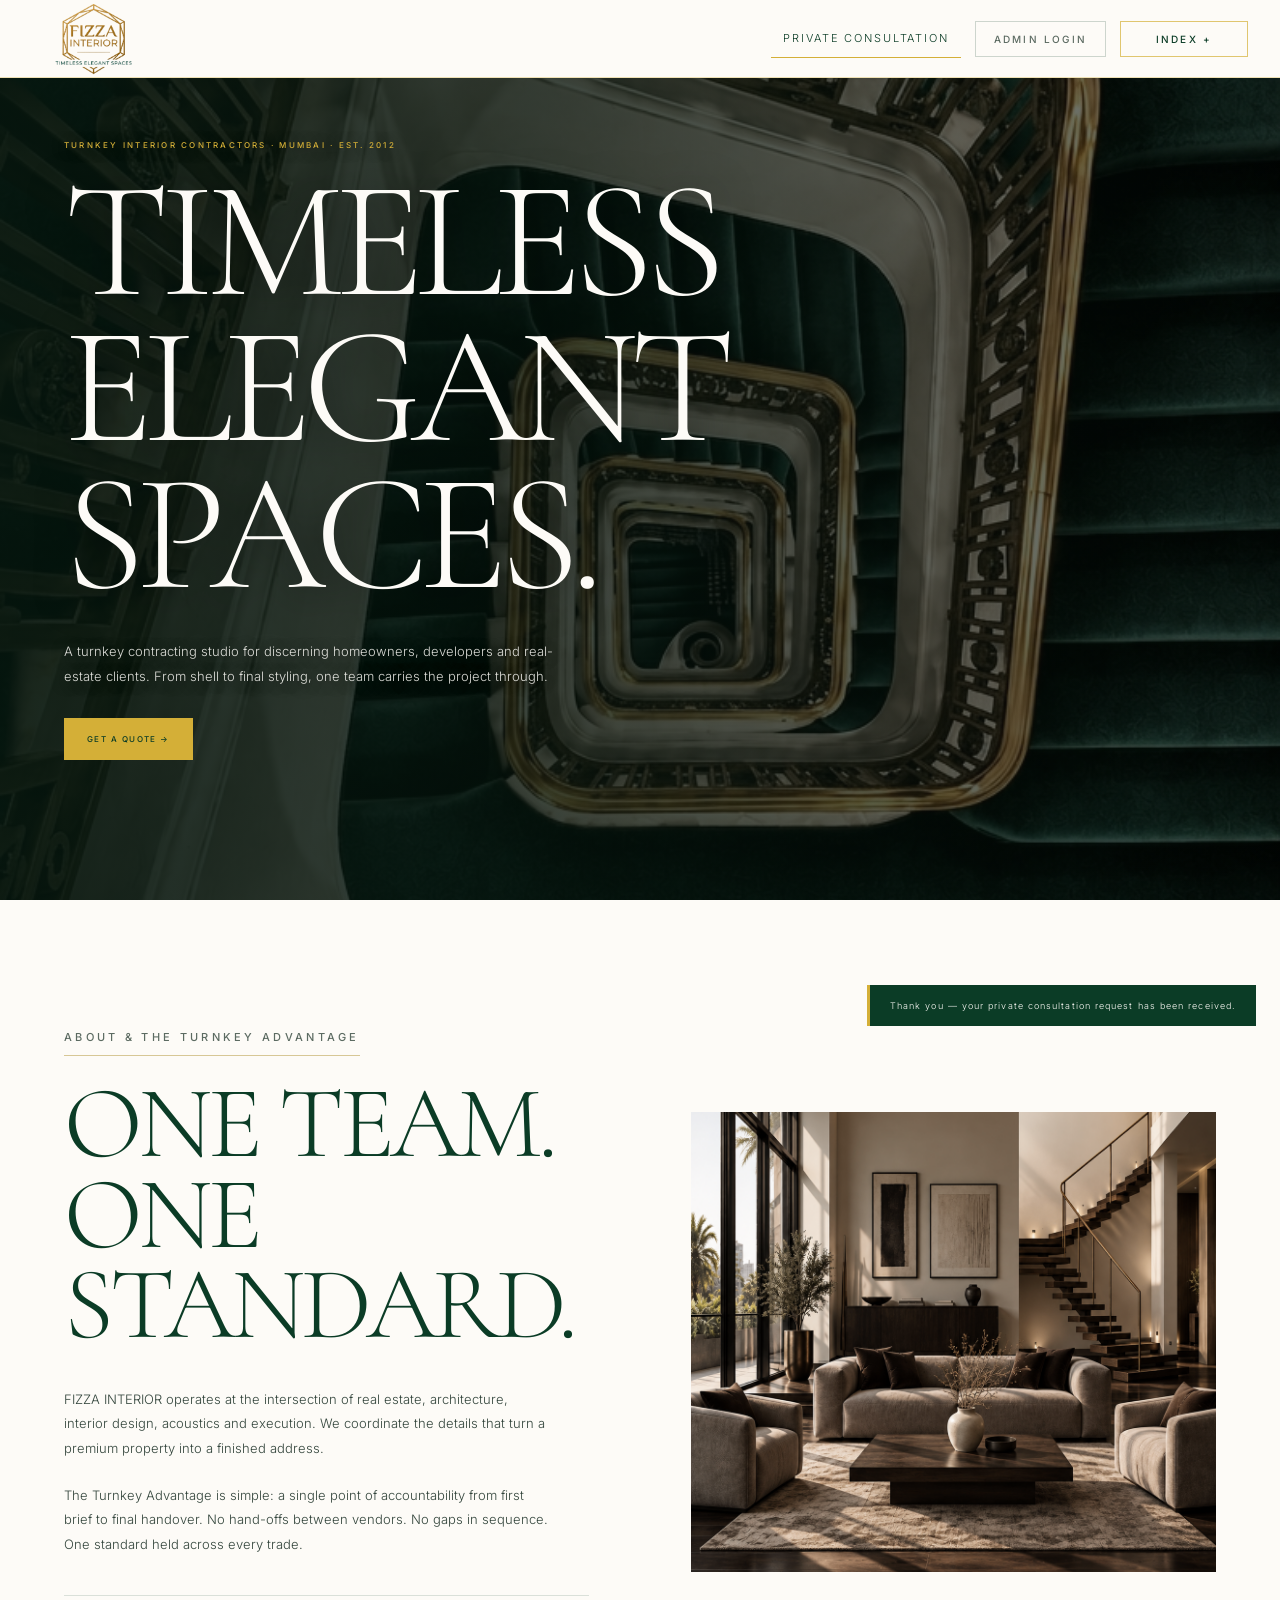
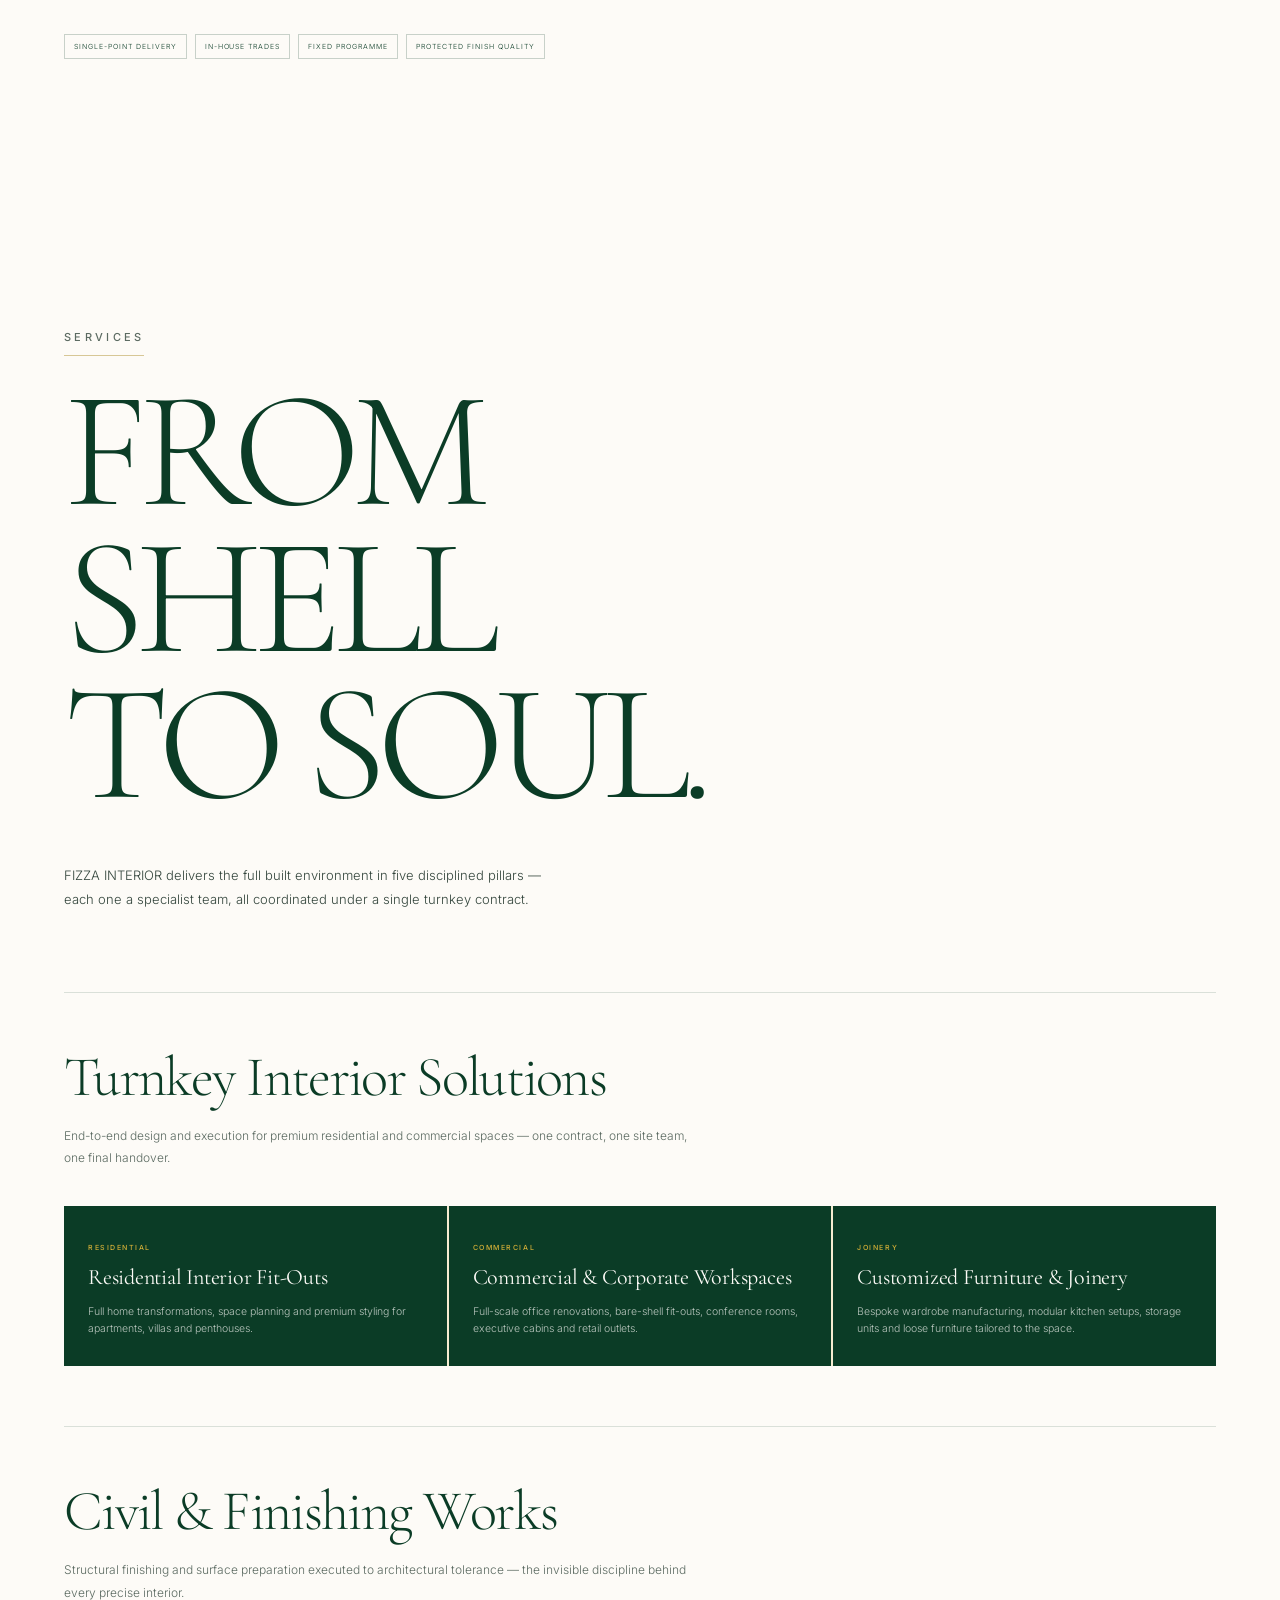
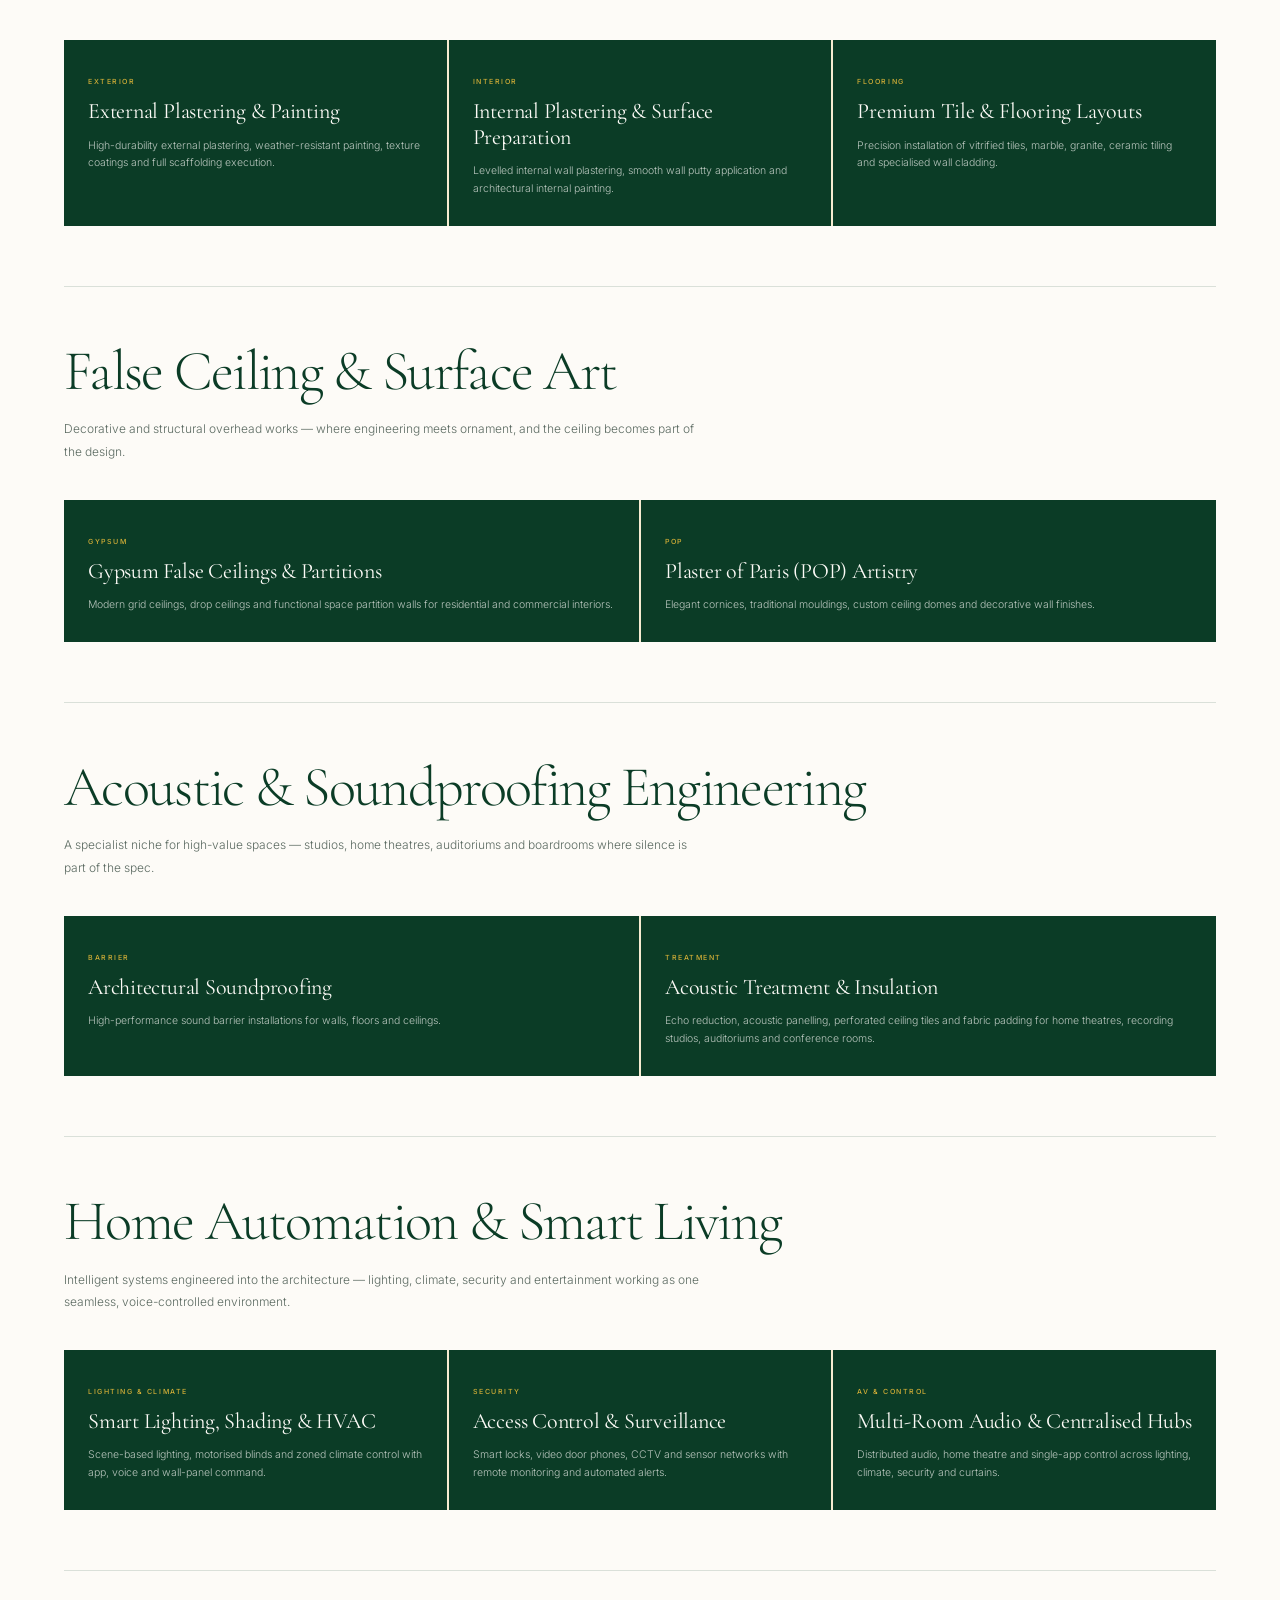
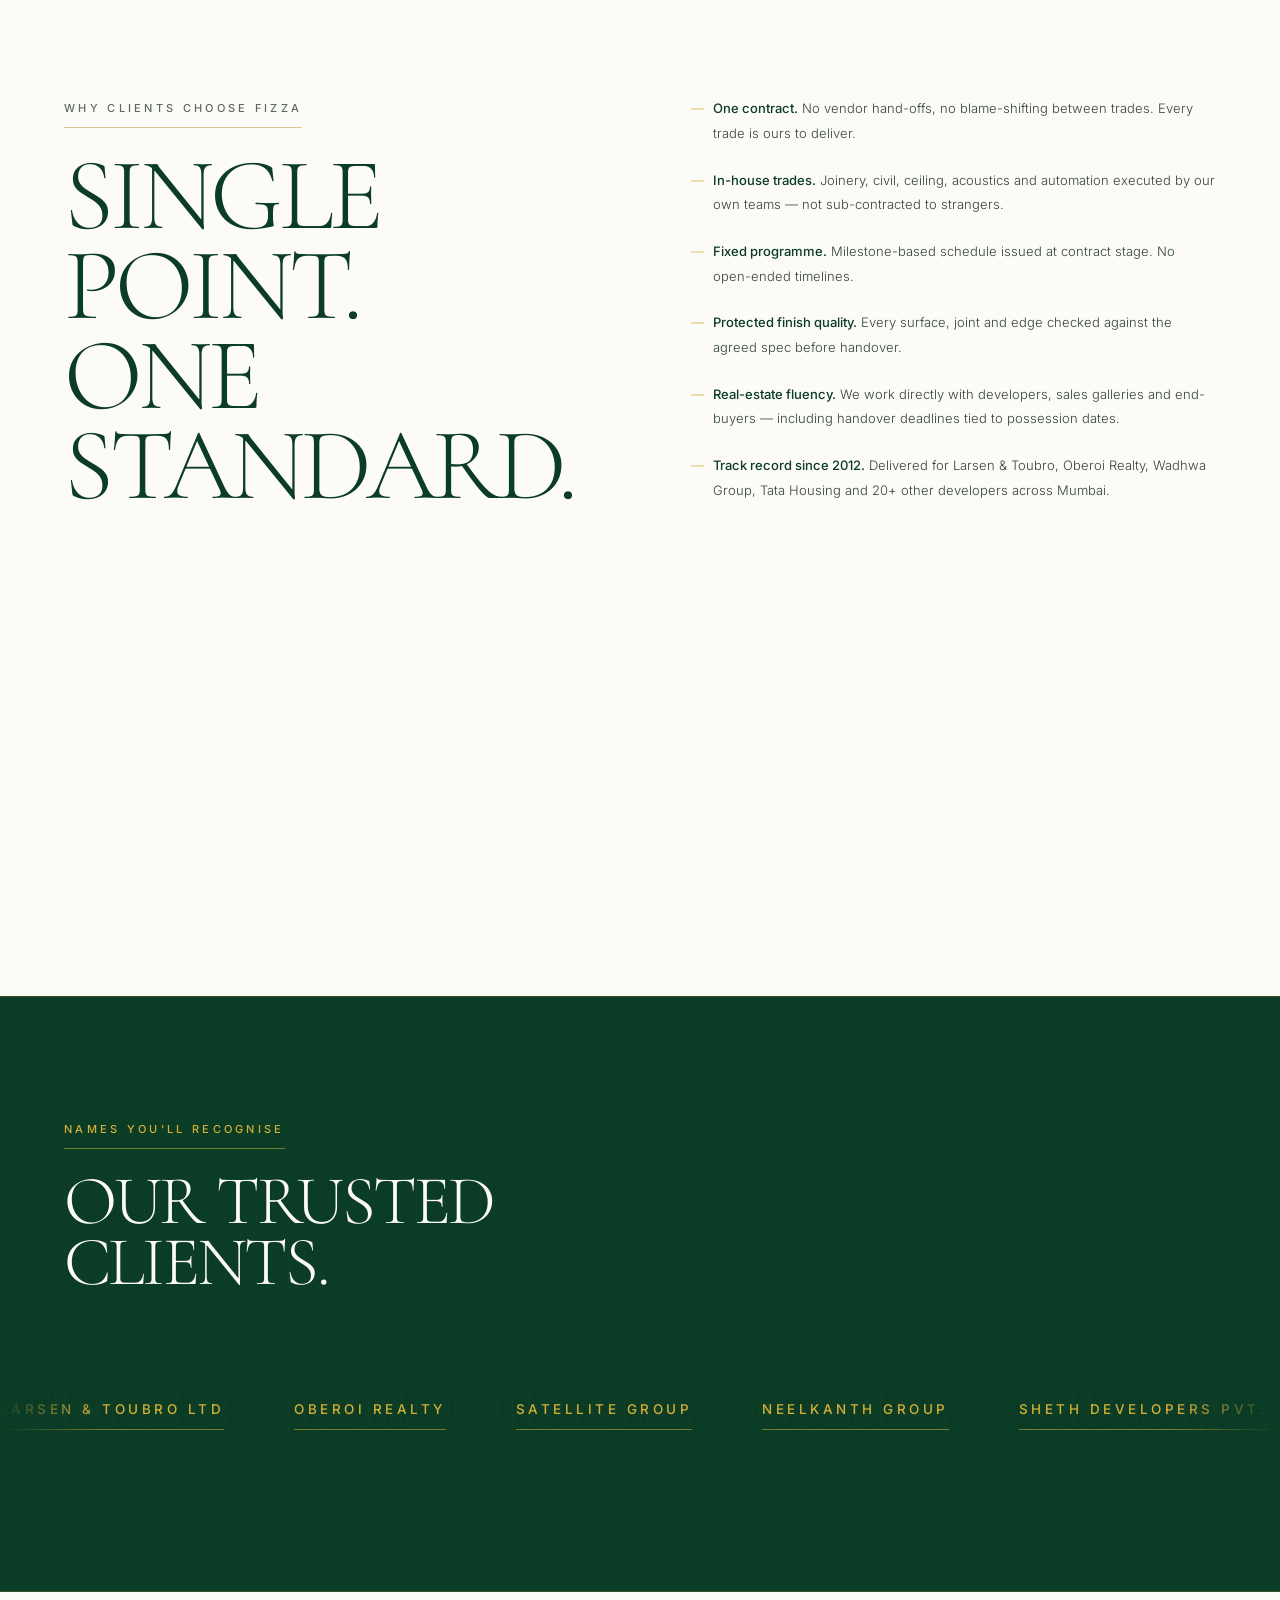
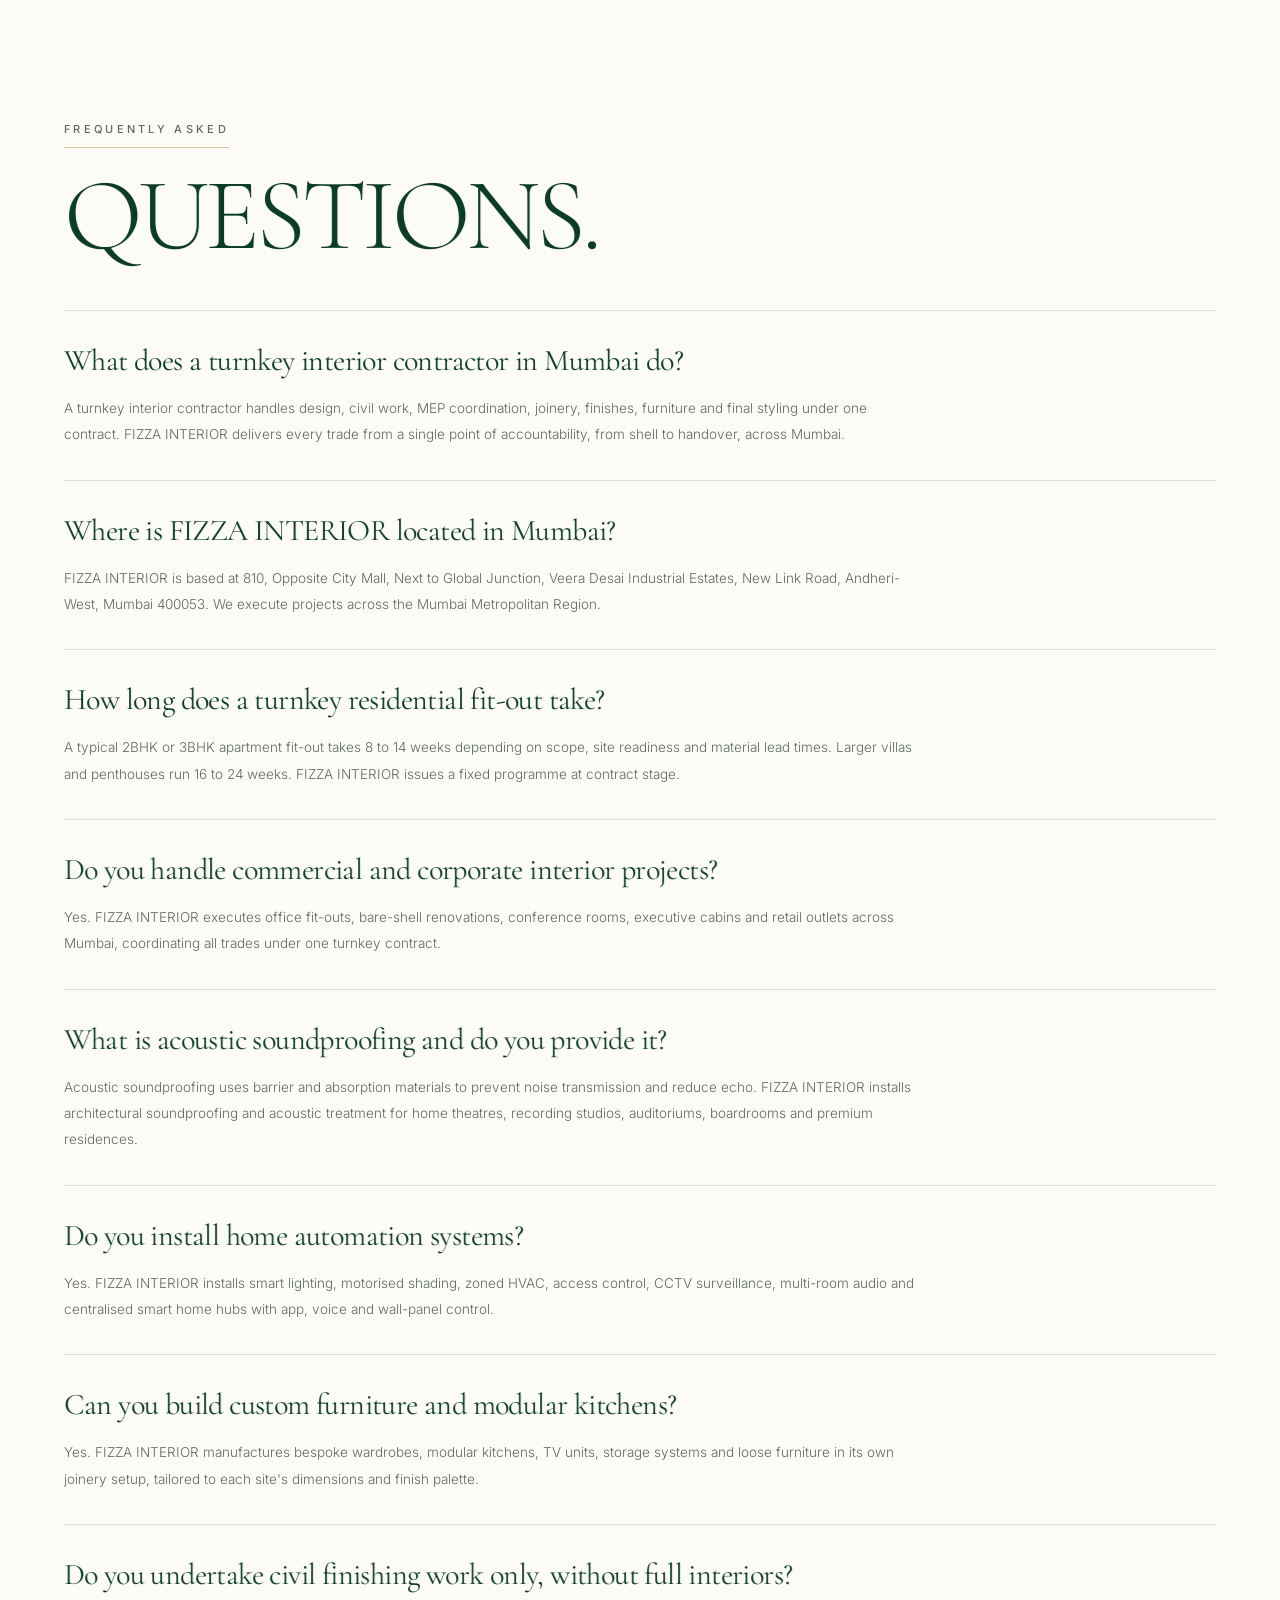
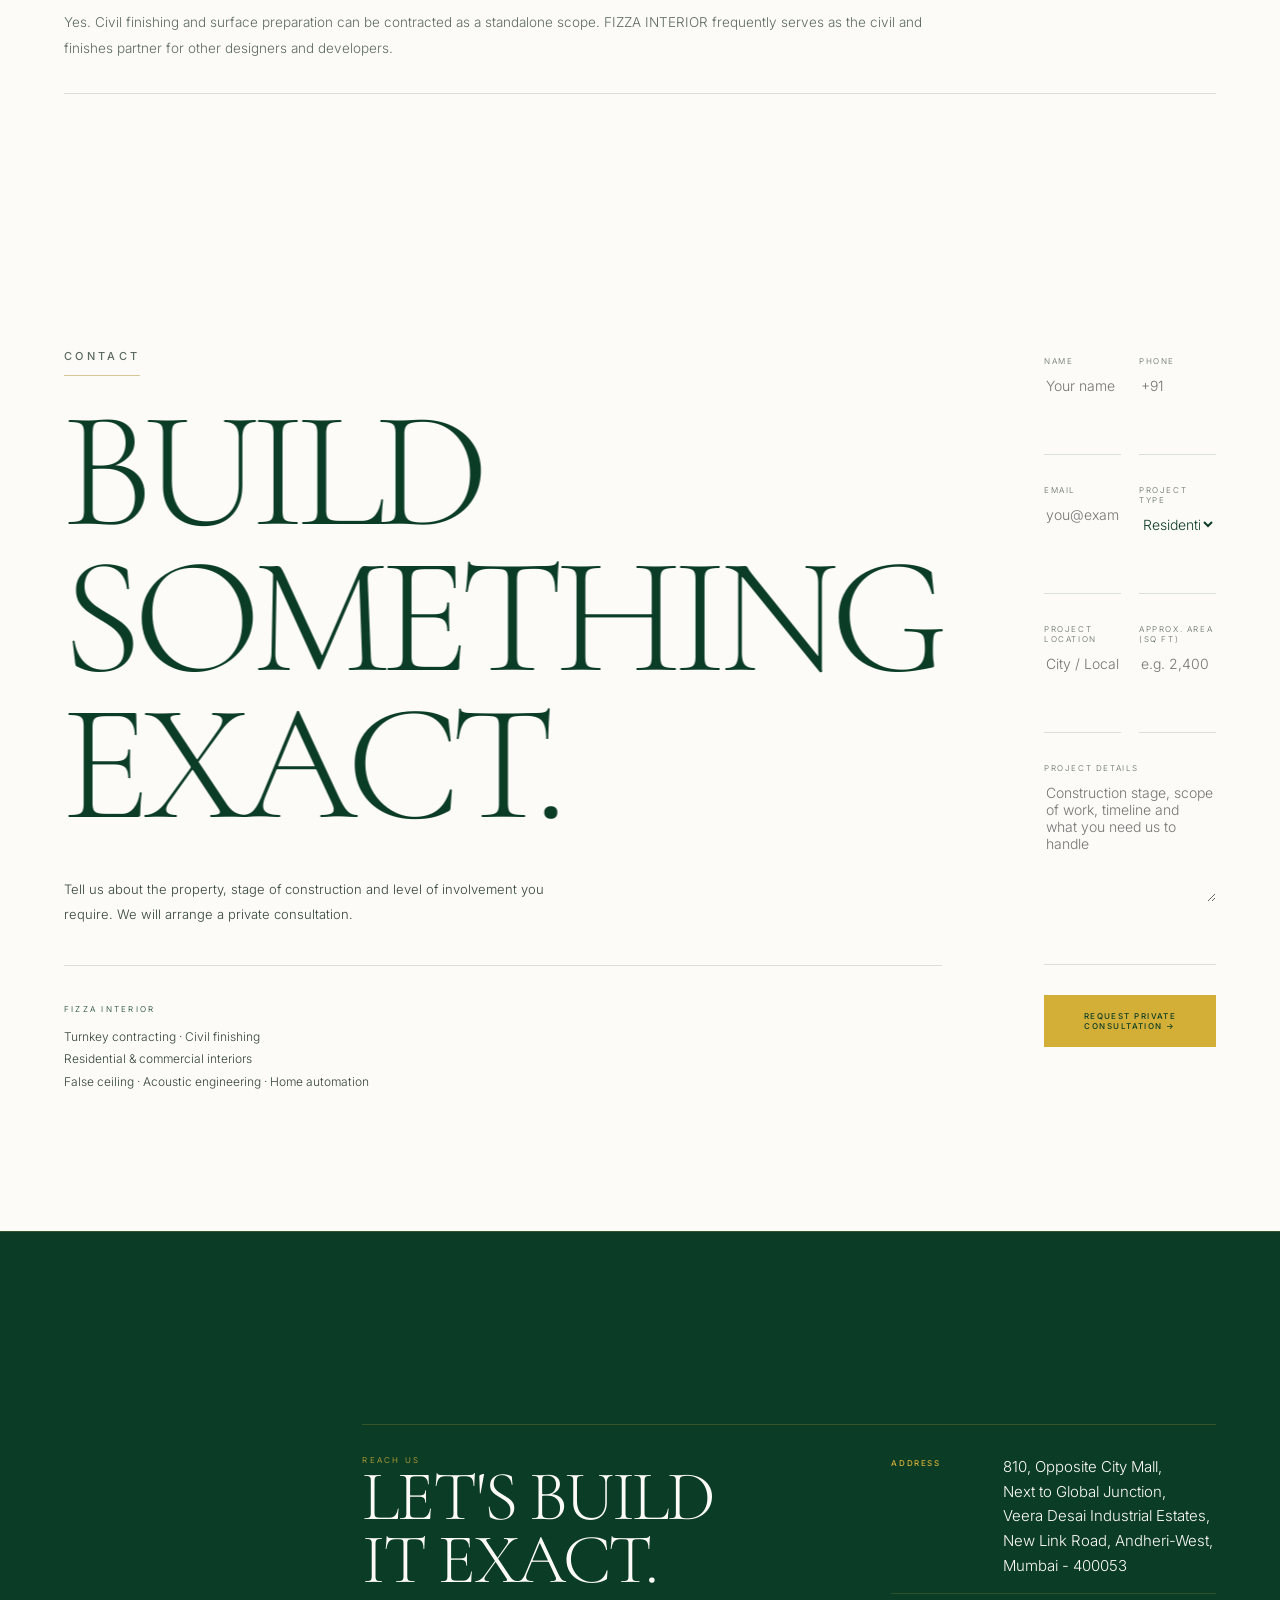
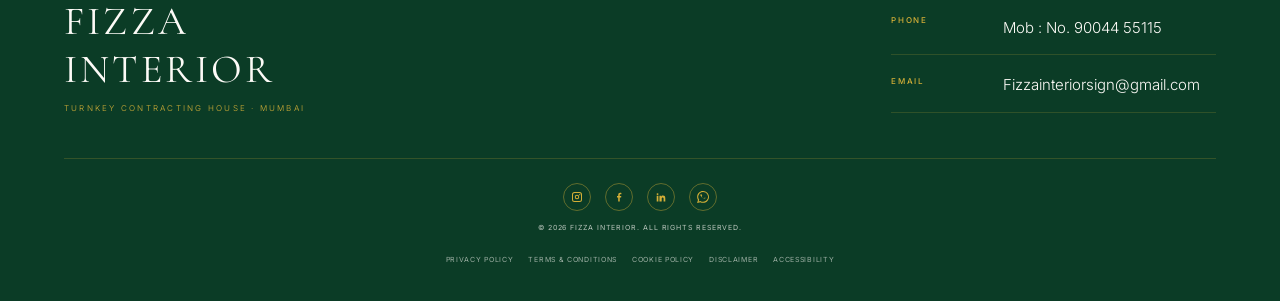
<file: index.html>
<!DOCTYPE html>
<html lang="en-IN">
<head>
<meta charset="UTF-8">
<meta name="viewport" content="width=device-width,initial-scale=1">
<meta http-equiv="X-UA-Compatible" content="IE=edge">

<title>Turnkey Interior Contractors in Mumbai | FIZZA INTERIOR</title>
<meta name="description" content="Turnkey interior contractors in Andheri West, Mumbai since 2012. Fit-outs, civil finishing, false ceilings, acoustic &amp; home automation. Get a quote.">
<meta name="keywords" content="turnkey interior contractor Mumbai, interior designer Andheri West, false ceiling contractor Mumbai, acoustic soundproofing Mumbai, home automation Mumbai, civil finishing contractor Mumbai, POP contractor Mumbai">
<meta name="author" content="FIZZA INTERIOR">
<meta name="robots" content="index, follow, max-image-preview:large, max-snippet:-1, max-video-preview:-1">
<meta name="googlebot" content="index, follow">
<meta name="theme-color" content="#FDFBF7">
<meta name="format-detection" content="telephone=yes">
<link rel="canonical" href="https://www.fizzainterior.com/">
<meta name="google-site-verification" content="YOYU5rZQLbWYMmyYZ9KeQk6WPMgGBNbUK_ZfjQpXXMI" />

<meta name="geo.region" content="IN-MH">
<meta name="geo.placename" content="Andheri West, Mumbai">
<meta name="geo.position" content="19.1364;72.8296">
<meta name="ICBM" content="19.1364, 72.8296">

<meta property="og:type" content="website">
<meta property="og:site_name" content="FIZZA INTERIOR">
<meta property="og:locale" content="en_IN">
<meta property="og:title" content="Turnkey Interior Contractors in Mumbai | FIZZA INTERIOR">
<meta property="og:description" content="One team from shell to final styling: residential &amp; commercial interiors, civil finishing, false ceilings, acoustic engineering and home automation in Mumbai.">
<meta property="og:url" content="https://www.fizzainterior.com/">
<meta property="og:image" content="https://www.fizzainterior.com/hero-staircase.jpg">
<meta property="og:image:width" content="1920">
<meta property="og:image:height" content="1080">
<meta property="og:image:alt" content="Elegant staircase interior executed by FIZZA INTERIOR, turnkey interior contractors in Mumbai">

<meta name="twitter:card" content="summary_large_image">
<meta name="twitter:title" content="Turnkey Interior Contractors in Mumbai | FIZZA INTERIOR">
<meta name="twitter:description" content="One team from shell to final styling: residential &amp; commercial interiors, civil finishing, false ceilings, acoustic engineering and home automation in Mumbai.">
<meta name="twitter:image" content="https://www.fizzainterior.com/hero-staircase.jpg">
<meta name="twitter:image:alt" content="Elegant staircase interior executed by FIZZA INTERIOR, turnkey interior contractors in Mumbai">

<link rel="icon" type="image/png" href="[data-uri]">

<link rel="preconnect" href="https://fonts.googleapis.com">
<link rel="preconnect" href="https://fonts.gstatic.com" crossorigin>
<link rel="preconnect" href="https://cdn.jsdelivr.net">
<link href="https://fonts.googleapis.com/css2?family=Cormorant+Garamond:wght@300;400;500;600&family=Inter:wght@300;400;500;600&display=swap" rel="stylesheet">

<script type="application/ld+json">
{
  "@context": "https://schema.org",
  "@graph": [
    {
      "@type": "Organization",
      "@id": "https://www.fizzainterior.com/#organization",
      "name": "FIZZA INTERIOR",
      "alternateName": "Fizza Interior",
      "url": "https://www.fizzainterior.com/",
      "logo": {
        "@type": "ImageObject",
        "url": "https://www.fizzainterior.com/logo.png",
        "width": 440,
        "height": 78
      },
      "image": "https://www.fizzainterior.com/hero-staircase.jpg",
      "description": "Turnkey contracting and interior execution company delivering residential and commercial interiors, civil finishing, false ceilings, acoustic engineering and home automation in Mumbai.",
      "foundingDate": "2012",
      "foundingLocation": "Mumbai, Maharashtra, India",
      "sameAs": [],
      "areaServed": { "@type": "City", "name": "Mumbai", "containedInPlace": { "@type": "State", "name": "Maharashtra" } },
      "knowsAbout": [
        "Turnkey Interior Solutions",
        "Residential Interior Fit-Outs",
        "Commercial & Corporate Workspaces",
        "Customized Furniture & Joinery",
        "Modular Kitchens",
        "Civil & Finishing Works",
        "External Plastering & Painting",
        "Internal Plastering & Surface Preparation",
        "Wall Putty Application",
        "Premium Tile & Flooring Layouts",
        "Marble, Granite & Vitrified Tile Installation",
        "False Ceiling & POP Artistry",
        "Gypsum False Ceilings & Partitions",
        "Plaster of Paris Cornices & Mouldings",
        "Acoustic & Soundproofing Engineering",
        "Architectural Soundproofing",
        "Acoustic Treatment & Insulation",
        "Home Automation & Smart Living",
        "Smart Lighting, Shading & HVAC",
        "Access Control & Surveillance",
        "Multi-Room Audio & Centralised Hubs"
      ],
      "contactPoint": [
        {
          "@type": "ContactPoint",
          "telephone": "+91-90044-55115",
          "contactType": "customer service",
          "email": "Fizzainteriorsign@gmail.com",
          "areaServed": "IN",
          "availableLanguage": ["en", "hi"]
        },
        {
          "@type": "ContactPoint",
          "telephone": "+91-22-40232051",
          "contactType": "sales",
          "areaServed": "IN"
        }
      ]
    },
    {
      "@type": "WebSite",
      "@id": "https://www.fizzainterior.com/#website",
      "url": "https://www.fizzainterior.com/",
      "name": "FIZZA INTERIOR",
      "description": "Turnkey interior contractors in Mumbai — residential & commercial fit-outs, civil finishing, false ceilings, acoustic engineering and home automation.",
      "publisher": { "@id": "https://www.fizzainterior.com/#organization" },
      "inLanguage": "en-IN"
    },
    {
      "@type": "GeneralContractor",
      "@id": "https://www.fizzainterior.com/#business",
      "name": "FIZZA INTERIOR",
      "image": "https://www.fizzainterior.com/hero-staircase.jpg",
      "url": "https://www.fizzainterior.com/",
      "telephone": ["+91-22-40232051", "+91-90044-55115"],
      "email": "Fizzainteriorsign@gmail.com",
      "priceRange": "$$$",
      "currenciesAccepted": "INR",
      "paymentAccepted": "Cash, Cheque, Bank Transfer, UPI",
      "foundingDate": "2012",
      "slogan": "Timeless Elegant Spaces. One Team. One Standard.",
      "address": {
        "@type": "PostalAddress",
        "streetAddress": "810, Opposite City Mall, Next to Global Junction, Veera Desai Industrial Estates, New Link Road, Andheri West",
        "addressLocality": "Mumbai",
        "addressRegion": "Maharashtra",
        "postalCode": "400053",
        "addressCountry": "IN"
      },
      "geo": {
        "@type": "GeoCoordinates",
        "latitude": 19.1364,
        "longitude": 72.8296
      },
      "hasMap": "https://www.google.com/maps/search/?api=1&query=FIZZA+INTERIOR+Andheri+West+Mumbai",
      "areaServed": { "@type": "City", "name": "Mumbai" },
      "openingHoursSpecification": [{
        "@type": "OpeningHoursSpecification",
        "dayOfWeek": ["Monday", "Tuesday", "Wednesday", "Thursday", "Friday", "Saturday"],
        "opens": "10:00",
        "closes": "19:00"
      }],
      "hasOfferCatalog": {
        "@type": "OfferCatalog",
        "name": "Interior and contracting services",
        "itemListElement": [
          { "@type": "Offer", "itemOffered": { "@type": "Service", "name": "Turnkey Interior Solutions", "description": "End-to-end design and execution for residential and commercial interiors, including custom furniture, wardrobes and modular kitchens." } },
          { "@type": "Offer", "itemOffered": { "@type": "Service", "name": "Civil & Finishing Works", "description": "Internal and external plastering, painting, putty, tiling, marble, granite and wall cladding." } },
          { "@type": "Offer", "itemOffered": { "@type": "Service", "name": "False Ceiling & Surface Art", "description": "Gypsum false ceilings, partitions, and Plaster of Paris cornices, mouldings and domes." } },
          { "@type": "Offer", "itemOffered": { "@type": "Service", "name": "Acoustic & Soundproofing Engineering", "description": "Soundproofing and acoustic treatment for home theatres, studios, auditoriums and boardrooms." } },
          { "@type": "Offer", "itemOffered": { "@type": "Service", "name": "Home Automation & Smart Living", "description": "Smart lighting, shading, HVAC, access control, CCTV and multi-room audio with centralised control." } }
        ]
      }
    },
    {
      "@type": "BreadcrumbList",
      "@id": "https://www.fizzainterior.com/#breadcrumb",
      "itemListElement": [
        { "@type": "ListItem", "position": 1, "name": "Home", "item": "https://www.fizzainterior.com/" },
        { "@type": "ListItem", "position": 2, "name": "About", "item": "https://www.fizzainterior.com/#about" },
        { "@type": "ListItem", "position": 3, "name": "Services", "item": "https://www.fizzainterior.com/#services" },
        { "@type": "ListItem", "position": 4, "name": "Clients", "item": "https://www.fizzainterior.com/#clients" },
        { "@type": "ListItem", "position": 5, "name": "FAQ", "item": "https://www.fizzainterior.com/#faq" },
        { "@type": "ListItem", "position": 6, "name": "Contact", "item": "https://www.fizzainterior.com/#contact" }
      ]
    },
    {
      "@type": "FAQPage",
      "@id": "https://www.fizzainterior.com/#faq",
      "mainEntity": [
        {
          "@type": "Question",
          "name": "What does a turnkey interior contractor in Mumbai do?",
          "acceptedAnswer": { "@type": "Answer", "text": "A turnkey interior contractor handles design, civil work, MEP coordination, joinery, finishes, furniture and final styling under one contract. FIZZA INTERIOR delivers every trade from a single point of accountability, from shell to handover, across Mumbai." }
        },
        {
          "@type": "Question",
          "name": "Where is FIZZA INTERIOR located in Mumbai?",
          "acceptedAnswer": { "@type": "Answer", "text": "FIZZA INTERIOR is based at 810, Opposite City Mall, Next to Global Junction, Veera Desai Industrial Estates, New Link Road, Andheri-West, Mumbai 400053. We execute projects across the Mumbai Metropolitan Region." }
        },
        {
          "@type": "Question",
          "name": "How long does a turnkey residential fit-out take?",
          "acceptedAnswer": { "@type": "Answer", "text": "A typical 2BHK or 3BHK apartment fit-out takes 8 to 14 weeks depending on scope, site readiness and material lead times. Larger villas and penthouses run 16 to 24 weeks. FIZZA INTERIOR issues a fixed programme at contract stage." }
        },
        {
          "@type": "Question",
          "name": "Do you handle commercial and corporate interior projects?",
          "acceptedAnswer": { "@type": "Answer", "text": "Yes. FIZZA INTERIOR executes office fit-outs, bare-shell renovations, conference rooms, executive cabins and retail outlets across Mumbai, coordinating all trades under one turnkey contract." }
        },
        {
          "@type": "Question",
          "name": "What is acoustic soundproofing and do you provide it?",
          "acceptedAnswer": { "@type": "Answer", "text": "Acoustic soundproofing uses barrier and absorption materials to prevent noise transmission and reduce echo. FIZZA INTERIOR installs architectural soundproofing and acoustic treatment for home theatres, recording studios, auditoriums, boardrooms and premium residences." }
        },
        {
          "@type": "Question",
          "name": "Do you install home automation systems?",
          "acceptedAnswer": { "@type": "Answer", "text": "Yes. FIZZA INTERIOR installs smart lighting, motorised shading, zoned HVAC, access control, CCTV surveillance, multi-room audio and centralised smart home hubs with app, voice and wall-panel control." }
        },
        {
          "@type": "Question",
          "name": "Can you build custom furniture and modular kitchens?",
          "acceptedAnswer": { "@type": "Answer", "text": "Yes. FIZZA INTERIOR manufactures bespoke wardrobes, modular kitchens, TV units, storage systems and loose furniture in its own joinery setup, tailored to each site's dimensions and finish palette." }
        },
        {
          "@type": "Question",
          "name": "Do you undertake civil finishing work only, without full interiors?",
          "acceptedAnswer": { "@type": "Answer", "text": "Yes. Civil finishing and surface preparation can be contracted as a standalone scope. FIZZA INTERIOR frequently serves as the civil and finishes partner for other designers and developers." }
        }
      ]
    }
  ]
}
</script>

<style>
/* =========================================================
   FIZZA INTERIOR — 60·30·10 LUXURY PALETTE
   60% Luxury Alabaster       #FDFBF7
   30% Deep Emerald Forest    #0B3C26
   10% Brushed Champagne Gold #D4AF37
   ========================================================= */

:root{
    --alabaster:#FDFBF7;
    --emerald:#0B3C26;
    --emerald-deep:#082E1D;
    --emerald-soft:#0E4A2F;

    --gold:#D4AF37;
    --gold-soft:#C9A230;
    --gold-deep:#A8871F;

    --ink:#0B3C26;
    --body-text:#33453C;
    --body-muted:#5C6B62;
    --muted:#8FA398;
    --muted-light:#B8C5BD;

    --line:rgba(11,60,38,.16);
    --line-dark:rgba(11,60,38,.14);
    --line-light:rgba(253,251,247,.16);

    --paper:var(--alabaster);
    --bg:var(--alabaster);
}

*{ box-sizing:border-box; }

html{ scroll-behavior:smooth; overflow-x:hidden; }

body{
    margin:0;
    background:var(--alabaster);
    color:var(--body-text);
    font-family:Inter,sans-serif;
    font-weight:300;
    overflow-x:hidden;
    -webkit-font-smoothing:antialiased;
}

a{ text-decoration:none; color:inherit; }

button{
    font:inherit;
    color:inherit;
    background:none;
    border:0;
    cursor:pointer;
}

main, section{ overflow-x:clip; }

.skip-link{
    position:fixed;
    top:-60px;
    left:12px;
    z-index:200;
    background:var(--emerald);
    color:var(--alabaster);
    padding:10px 16px;
    font:500 11px/1 Inter,sans-serif;
    letter-spacing:.16em;
    text-transform:uppercase;
    transition:top .2s ease;
}

.skip-link:focus{ top:12px; }

/* =========================================================
   HEADER
   ========================================================= */

.header{
    position:fixed;
    z-index:50;
    top:0; left:0; right:0;
    height:78px;
    display:flex;
    align-items:center;
    justify-content:space-between;
    background:var(--alabaster);
    border-bottom:1px solid rgba(212,175,55,.35);
    box-shadow:0 1px 0 rgba(11,60,38,.04);
    padding:0 24px 0 0;
}

.logo{
    height:78px;
    display:flex;
    align-items:center;
    justify-content:flex-start;
    margin:0;
    padding:0 0 0 22px;
    position:relative;
    z-index:1;
    flex-shrink:0;
}

.logo-img{
    display:block;
    height:100%;
    width:auto;
    max-width:min(440px,46vw);
    object-fit:contain;
    object-position:left center;
    pointer-events:none;
    user-select:none;
    -webkit-user-drag:none;
}

.header-right{
    display:flex;
    gap:14px;
    align-items:center;
    padding-right:8px;
}

.visit-btn{
    font-size:11px;
    letter-spacing:.17em;
    line-height:1;
    display:inline-flex;
    align-items:center;
    justify-content:center;
    min-height:38px;
    padding:10px 12px 9px;
    text-transform:uppercase;
    color:var(--emerald);
    border-bottom:1px solid var(--gold);
    transition:color .3s ease,border-color .3s ease;
}

.visit-btn:hover,
.visit-btn:focus-visible{
    color:var(--gold-deep);
    border-bottom-color:var(--gold-deep);
    outline:none;
}

.admin-login-btn,
.index-btn{
    font:500 10px/1 Inter,sans-serif;
    letter-spacing:.22em;
    display:inline-flex;
    align-items:center;
    justify-content:center;
    min-height:36px;
    min-width:128px;
    padding:0 18px;
    text-transform:uppercase;
    background:transparent;
    border-radius:0;
    white-space:nowrap;
    cursor:pointer;
    position:relative;
    transition:color .35s ease, background-color .35s ease, border-color .35s ease;
}

.index-btn{
    color:var(--emerald);
    border:1px solid rgba(212,175,55,.70);
}

.index-btn:hover,
.index-btn:focus-visible{
    color:var(--emerald);
    background:var(--gold);
    border-color:var(--gold);
    outline:none;
}

.admin-login-btn{
    color:var(--body-muted);
    border:1px solid rgba(11,60,38,.20);
}

.admin-login-btn:hover,
.admin-login-btn:focus-visible{
    color:var(--alabaster);
    background:var(--emerald);
    border-color:var(--emerald);
    outline:none;
}

/* =========================================================
   INDEX PANEL
   ========================================================= */

.index-panel{
    position:fixed;
    z-index:60;
    right:4vw;
    top:75px;
    width:min(460px,92vw);
    background:var(--emerald);
    border:1px solid rgba(212,175,55,.22);
    padding:28px;
    display:none;
    box-shadow:0 30px 80px rgba(0,0,0,.35);
    max-height:calc(100vh - 100px);
    overflow-y:auto;
}

.index-panel.open{ display:block; }

.index-item{ border-bottom:1px solid var(--line-light); }

.index-row{
    display:flex;
    align-items:center;
    justify-content:space-between;
    gap:12px;
}

.index-link{
    display:flex;
    align-items:center;
    flex:1;
    padding:15px 0;
    font:27px "Cormorant Garamond",Georgia,serif;
    color:var(--alabaster);
    transition:color .25s ease;
}

.index-link:hover{ color:var(--gold); }

.index-toggle{
    width:32px;
    height:32px;
    flex-shrink:0;
    display:flex;
    align-items:center;
    justify-content:center;
    color:var(--gold);
    font:300 20px/1 Inter,sans-serif;
    border:1px solid rgba(212,175,55,.35);
    border-radius:50%;
    transition:transform .3s ease, background-color .3s ease, color .3s ease, border-color .3s ease;
}

.index-toggle:hover,
.index-toggle:focus-visible{
    background:var(--gold);
    color:var(--emerald);
    border-color:var(--gold);
    outline:none;
}

.index-item.open .index-toggle{
    transform:rotate(45deg);
    background:var(--gold);
    color:var(--emerald);
    border-color:var(--gold);
}

.index-submenu{ display:none; padding:4px 0 18px 0; }

.index-item.open .index-submenu{
    display:block;
    animation:indexSubFade .28s ease;
}

@keyframes indexSubFade{
    from{ opacity:0; transform:translateY(-4px); }
    to{ opacity:1; transform:translateY(0); }
}

.index-submenu a{
    display:block;
    padding:7px 0;
    font:400 11px/1.5 Inter,sans-serif;
    letter-spacing:.16em;
    text-transform:uppercase;
    color:var(--muted-light);
    transition:color .25s ease, padding-left .25s ease;
}

.index-submenu a:hover{ color:var(--gold); padding-left:6px; }

.index-submenu a:before{
    content:"—";
    color:var(--gold);
    margin-right:10px;
    display:inline-block;
}

/* =========================================================
   GLOBAL
   ========================================================= */

.page{ min-height:100vh; scroll-margin-top:78px; }

.eyebrow{
    font-size:8px;
    letter-spacing:.28em;
    text-transform:uppercase;
    color:var(--body-muted);
}

h1, h2, h3{
    font-family:"Cormorant Garamond",Georgia,serif;
    font-weight:300;
    line-height:.88;
    margin:0;
    color:var(--emerald);
}

h1, .h1-look{ font-size:clamp(80px,13vw,190px); letter-spacing:-.055em; }
h2{ font-size:clamp(58px,8vw,115px); letter-spacing:-.04em; }
h3{ font-size:42px; }

.lead{
    font-size:13px;
    line-height:1.9;
    color:var(--body-text);
    max-width:490px;
}

.container{
    width:min(1280px,90vw);
    margin:auto;
}

.section{ padding:125px 0; }

.paper{
    background:var(--alabaster);
    color:var(--body-text);
}

.paper h1, .paper h2, .paper h3{ color:var(--emerald); }
.paper .lead{ color:var(--body-text); }
.paper .eyebrow{ color:var(--body-muted); }

.paper .line{
    background:var(--line-dark);
    height:1px;
    margin:38px 0;
}

.paper .tag{
    border-color:rgba(11,60,38,.22);
    color:var(--emerald);
}

.line{
    height:1px;
    background:var(--line);
    margin:38px 0;
}

.section-script-heading{
    font-family:"Inter",sans-serif;
    font-size:11px;
    line-height:1.4;
    font-weight:500;
    letter-spacing:.30em;
    text-transform:uppercase;
    color:var(--gold-deep);
    display:inline-block;
    margin:0 0 22px;
    padding-bottom:10px;
    border-bottom:1px solid rgba(168,135,31,.45);
    white-space:nowrap;
}

/* =========================================================
   HERO
   ========================================================= */

.hero{
    height:100vh;
    min-height:720px;
    position:relative;
    display:flex;
    align-items:center;
    overflow:hidden;
    background:var(--emerald);
}

.hero-bg{
    position:absolute;
    inset:0;
    width:100%;
    height:100%;
    object-fit:cover;
    object-position:center;
    filter:brightness(.55) saturate(.72);
}

.hero:after{
    content:"";
    position:absolute;
    inset:0;
    background:linear-gradient(90deg, #05170Fd9 0, #05170F99 42%, #05170F1a 100%);
    z-index:1;
}

.hero-content{
    position:relative;
    z-index:2;
    width:min(640px,90vw);
    background:transparent;
    padding:0;
    margin-left:max(5vw, calc((100vw - 1280px)/2));
    box-shadow:none;
    display:block;
}

.hero .eyebrow{
    color:var(--gold);
    font-weight:500;
    text-shadow:0 2px 14px rgba(0,0,0,.55);
}

.hero h1{
    color:var(--alabaster);
    margin-top:18px;
    text-shadow:0 6px 40px rgba(0,0,0,.55);
}

.hero .lead{
    color:rgba(253,251,247,.86);
    max-width:520px;
    margin:0 0 18px;
    text-shadow:0 2px 14px rgba(0,0,0,.55);
}

.hero-bottom{ display:block; margin-top:32px; }
.hero-cta{ margin-top:30px; }

/* =========================================================
   IMAGE SYSTEM
   ========================================================= */

.grid2{
    display:grid;
    grid-template-columns:1fr 1fr;
    gap:8vw;
    align-items:center;
}

.img{
    overflow:hidden;
    background:#EFE9DD;
    height:460px;
}

.img img{
    width:100%;
    height:100%;
    display:block;
    object-fit:cover;
    filter:saturate(.72);
    transition:transform .8s ease;
}

.img:hover img{ transform:scale(1.045); }

.img-lg, .img-md, .img-sm{ height:460px; }

/* =========================================================
   BUTTON
   ========================================================= */

.btn{
    display:inline-flex;
    align-items:center;
    gap:8px;
    background:var(--gold);
    color:var(--emerald);
    border:1px solid var(--gold);
    padding:15px 22px;
    font-size:8px;
    letter-spacing:.18em;
    text-transform:uppercase;
    font-weight:500;
    transition:background-color .25s ease, color .25s ease, border-color .25s ease;
}

.btn:hover{
    background:var(--emerald);
    color:var(--gold);
    border-color:var(--emerald);
}

/* =========================================================
   SERVICE PILLARS
   ========================================================= */

.pillars{ display:grid; gap:0; margin-top:80px; }

.pillar{
    border-top:1px solid var(--line-dark);
    padding:60px 0;
}

.pillar:last-of-type{ border-bottom:1px solid var(--line-dark); }

.pillar-body h3{
    font-size:clamp(38px,4.4vw,62px);
    color:var(--emerald);
    margin:0 0 22px;
    letter-spacing:-.03em;
}

.pillar-intro{
    font-size:12px;
    line-height:1.9;
    color:var(--body-muted);
    max-width:640px;
    margin:0 0 36px;
}

.pillar-grid{
    display:grid;
    grid-template-columns:repeat(3,1fr);
    gap:2px;
    background:rgba(212,175,55,.20);
}

.pillar-grid.two{ grid-template-columns:repeat(2,1fr); }

.pillar-item{
    background:var(--emerald);
    padding:28px 24px;
    transition:background-color .35s ease;
}

.pillar-item:hover{ background:var(--emerald-soft); }

.pillar-item h4{
    font-family:"Cormorant Garamond",Georgia,serif;
    font-size:22px;
    font-weight:400;
    line-height:1.15;
    color:var(--alabaster);
    margin:0 0 12px;
    letter-spacing:-.01em;
}

.pillar-item p{
    font-size:10.5px;
    line-height:1.7;
    color:var(--muted-light);
    margin:0;
}

.pillar-item .pi-tag{
    display:inline-block;
    font:500 7px/1 Inter,sans-serif;
    letter-spacing:.22em;
    text-transform:uppercase;
    color:var(--gold);
    margin-bottom:14px;
}

/* =========================================================
   TAGS
   ========================================================= */

.tags{ display:flex; gap:8px; flex-wrap:wrap; }

.tag{
    border:1px solid var(--line-dark);
    padding:7px 9px;
    font-size:7px;
    letter-spacing:.14em;
    text-transform:uppercase;
    color:var(--emerald);
}

/* =========================================================
   WHY US
   ========================================================= */

.info-split{
    display:grid;
    grid-template-columns:1fr 1fr;
    gap:8vw;
    align-items:start;
}

.info-list{
    list-style:none;
    margin:0;
    padding:0;
    display:grid;
    gap:22px;
}

.info-list li{
    font-size:13px;
    line-height:1.9;
    color:var(--body-text);
    padding-left:22px;
    position:relative;
}

.info-list li:before{
    content:"—";
    position:absolute;
    left:0;
    top:0;
    color:var(--gold);
}

.info-list li strong{
    color:var(--emerald);
    font-weight:500;
}

/* =========================================================
   FAQ
   ========================================================= */

.faq-list{
    margin-top:50px;
    border-top:1px solid var(--line-dark);
}

.faq-item{
    border-bottom:1px solid var(--line-dark);
    padding:32px 0;
}

.faq-item h3{
    font-size:clamp(22px,2.4vw,30px);
    margin:0 0 16px;
    color:var(--emerald);
    font-family:"Cormorant Garamond",Georgia,serif;
    font-weight:400;
    letter-spacing:-.02em;
    line-height:1.2;
}

.faq-item p{
    font-size:13.5px;
    line-height:1.95;
    color:var(--body-muted);
    margin:0;
    max-width:860px;
}

/* =========================================================
   TRUSTED CLIENTS
   ========================================================= */

.clients-band{
    position:relative;
    background:var(--emerald);
    padding:120px 0;
    border-top:1px solid rgba(212,175,55,.20);
    border-bottom:1px solid rgba(212,175,55,.20);
    overflow:hidden;
    scroll-margin-top:78px;
}

.clients-band:before{
    content:"";
    position:absolute;
    inset:0;
    background-image:repeating-linear-gradient(
        90deg,
        rgba(212,175,55,.06) 0,
        rgba(212,175,55,.06) 1px,
        transparent 1px,
        transparent 16px
    );
    mask-image:linear-gradient(180deg, transparent 0, #000 25%, #000 75%, transparent 100%);
    -webkit-mask-image:linear-gradient(180deg, transparent 0, #000 25%, #000 75%, transparent 100%);
    opacity:.5;
    pointer-events:none;
}

.clients-head{
    position:relative;
    z-index:2;
    margin-bottom:70px;
}

.clients-head .section-script-heading{
    color:var(--gold);
    border-bottom-color:rgba(212,175,55,.55);
}

.clients-band h2{
    color:var(--alabaster);
    font-size:clamp(44px,5.4vw,78px);
    letter-spacing:-.04em;
    margin:0;
}

.clients-marquee{
    position:relative;
    width:100%;
    overflow:hidden;
    padding:40px 0;
    mask-image:linear-gradient(90deg, transparent 0, #000 8%, #000 92%, transparent 100%);
    -webkit-mask-image:linear-gradient(90deg, transparent 0, #000 8%, #000 92%, transparent 100%);
}

.clients-track{
    display:flex;
    align-items:center;
    gap:70px;
    width:max-content;
    animation:marqueeScroll 140s linear infinite;
    will-change:transform;
}

.client-name{
    display:inline-block;
    font:500 clamp(12px,1.05vw,15px)/1.15 Inter,sans-serif;
    letter-spacing:.26em;
    text-transform:uppercase;
    color:var(--gold);
    text-shadow:0 0 22px rgba(212,175,55,.28);
    white-space:nowrap;
    flex-shrink:0;
    padding-bottom:12px;
    border-bottom:1px solid rgba(212,175,55,.55);
    transition:color .35s ease, border-color .35s ease, text-shadow .35s ease;
}

.client-name:hover{
    color:var(--gold-soft);
    border-bottom-color:var(--gold-soft);
    text-shadow:0 0 30px rgba(212,175,55,.5);
}

@keyframes marqueeScroll{
    from{ transform:translate3d(0,0,0); }
    to{ transform:translate3d(-50%,0,0); }
}

.clients-marquee:hover .clients-track{
    animation-play-state:paused;
}

/* =========================================================
   CONTACT
   ========================================================= */

.contact-grid{
    display:grid;
    grid-template-columns:.85fr 1.15fr;
    gap:8vw;
}

.form{
    display:grid;
    grid-template-columns:1fr 1fr;
    gap:18px;
}

.field{
    border-bottom:1px solid var(--line-dark);
    padding:12px 0;
}

.field.full{ grid-column:1/-1; }

.field label{
    display:block;
    font-size:8px;
    letter-spacing:.2em;
    text-transform:uppercase;
    color:var(--body-muted);
    margin-bottom:9px;
}

.field input,
.field textarea,
.field select{
    width:100%;
    background:none;
    border:0;
    outline:0;
    color:var(--emerald);
    font:300 14px Inter,sans-serif;
}

.field input:-webkit-autofill,
.field textarea:-webkit-autofill{
    -webkit-text-fill-color:var(--emerald);
    transition:background-color 9999s ease-in-out 0s;
}

.field textarea{ min-height:120px; resize:vertical; }
.field option{ background:var(--alabaster); color:var(--emerald); }

/* =========================================================
   FOOTER
   ========================================================= */

.footer{
    padding:120px 0 35px;
    border-top:1px solid rgba(212,175,55,.22);
    overflow:hidden;
    background:var(--emerald);
    color:var(--alabaster);
}

.footer-contact{
    width:min(1280px,90vw);
    margin:72px auto 0;
    display:grid;
    grid-template-columns:1.15fr .85fr;
    gap:7vw;
    padding-top:30px;
    border-top:1px solid rgba(212,175,55,.22);
}

.footer-contact-title{
    font:300 clamp(44px,5.5vw,78px)/.9 "Cormorant Garamond",Georgia,serif;
    letter-spacing:-.035em;
    margin:0;
    color:var(--alabaster);
}

.footer-contact-list{
    display:grid;
    gap:18px;
    align-content:start;
}

.footer-contact-item{
    display:grid;
    grid-template-columns:92px 1fr;
    gap:20px;
    padding-bottom:14px;
    border-bottom:1px solid rgba(212,175,55,.18);
}

.footer-contact-item .label{
    font:500 8px/1 Inter,sans-serif;
    letter-spacing:.2em;
    text-transform:uppercase;
    color:var(--gold);
    padding-top:4px;
}

.footer-contact-item .value,
.footer-contact-item a{
    font:300 15px/1.65 Inter,sans-serif;
    color:var(--alabaster);
}

.footer-contact-item a{ transition:opacity .25s ease; }
.footer-contact-item a:hover{ opacity:.72; }

.footer-grid{
    display:flex;
    justify-content:space-between;
    gap:40px;
    align-items:flex-end;
}

.footer-brand{
    font:40px "Cormorant Garamond",Georgia,serif;
    letter-spacing:.08em;
    text-transform:uppercase;
    color:var(--alabaster);
}

.footer-bottom{
    width:min(1280px,90vw);
    margin:45px auto 0;
    padding:24px 0 0;
    border-top:1px solid rgba(212,175,55,.20);
    display:flex;
    flex-direction:column;
    align-items:center;
    gap:12px;
    text-align:center;
}

.footer-socials{
    display:flex;
    align-items:center;
    justify-content:center;
    gap:14px;
}

.footer-socials a{
    width:28px;
    height:28px;
    display:flex;
    align-items:center;
    justify-content:center;
    border:1px solid rgba(212,175,55,.42);
    border-radius:50%;
    color:var(--gold);
    transition:background-color .25s ease,color .25s ease,transform .25s ease,border-color .25s ease;
}

.footer-socials a:hover{
    background:var(--gold);
    color:var(--emerald);
    border-color:var(--gold);
    transform:translateY(-2px);
}

.footer-socials svg{ width:12px; height:12px; display:block; fill:currentColor; }

.footer-bottom-copy{
    margin:0;
    font:400 7px/1.5 Inter,sans-serif;
    letter-spacing:.13em;
    text-transform:uppercase;
    color:rgba(253,251,247,.72);
}

.footer-legal{
    list-style:none;
    margin:0;
    padding:0;
    display:flex;
    flex-wrap:wrap;
    align-items:center;
    justify-content:center;
    gap:7px 15px;
}

.footer-legal a{
    font:400 7px/1.5 Inter,sans-serif;
    letter-spacing:.10em;
    text-transform:uppercase;
    color:rgba(253,251,247,.60);
    transition:opacity .25s ease;
}

.footer-legal a:hover{ opacity:.95; }

.footer-powered{
    margin:12px 0 0;
    font:400 7px/1.5 Inter,sans-serif;
    letter-spacing:.13em;
    text-transform:uppercase;
    color:rgba(212,175,55,.72);
}
/* =========================================================
   TOAST
   ========================================================= */

.toast{
    position:fixed;
    right:24px;
    bottom:24px;
    background:var(--emerald);
    color:var(--alabaster);
    padding:15px 20px;
    font-size:9px;
    letter-spacing:.12em;
    transform:translateY(150px);
    transition:.35s;
    z-index:100;
    border-left:3px solid var(--gold);
    max-width:calc(100vw - 48px);
}

.toast.show{ transform:none; }

.gsap-heading{
    will-change:transform,opacity;
    backface-visibility:hidden;
    -webkit-backface-visibility:hidden;
}

/* =========================================================
   RESPONSIVE — TABLET
   ========================================================= */

@media(max-width:850px){

    .img, .img-lg, .img-md, .img-sm{ height:360px; }

    .header{ height:68px; padding:0 20px 0 0; }
    .logo{ height:68px; padding:0 0 0 18px; }
    .logo-img{ max-width:min(340px,52vw); }

    .header-right{ gap:10px; padding-right:6px; }
    .header-right .visit-btn{ display:none; }

    .admin-login-btn,
    .index-btn{
        font-size:9px;
        letter-spacing:.18em;
        min-height:34px;
        min-width:108px;
        padding:0 14px;
    }

    .section-script-heading{ font-size:10.5px; letter-spacing:.26em; }

    .grid2,
    .contact-grid,
    .info-split{ grid-template-columns:1fr; gap:45px; }

    .pillar{ padding:45px 0; }
    .pillar-grid,
    .pillar-grid.two{ grid-template-columns:1fr; }

    .form{ grid-template-columns:1fr; }
    .field.full{ grid-column:auto; }

    .clients-band{ padding:90px 0; }
    .clients-head{ margin-bottom:50px; }
    .clients-band h2{ font-size:clamp(38px,7vw,58px); }
    .clients-track{ gap:50px; animation-duration:110s; }
    .client-name{ font-size:12px; letter-spacing:.24em; }

    .footer-grid{ display:block; }
    .footer-contact{
        grid-template-columns:1fr;
        gap:38px;
        margin-top:58px;
        padding-top:26px;
    }
    .footer-contact-item{ grid-template-columns:78px minmax(0,1fr); gap:14px; align-items:start; }
    .footer-contact-item .value,
    .footer-contact-item a{ font-size:13px; overflow-wrap:anywhere; word-break:break-word; }

    .footer-brand{ margin-bottom:25px; }
}

/* =========================================================
   RESPONSIVE — MOBILE
   ========================================================= */

@media(max-width:520px){

    .img, .img-lg, .img-md, .img-sm{ height:300px; }

    h1, .h1-look{ font-size:68px; }
    h2{ font-size:55px; }
    h3{ font-size:38px; }

    .section{ padding:80px 0; }

    .header{ height:64px; padding:0 14px 0 0; }
    .logo{ height:64px; padding:0 0 0 14px; }
    .logo-img{ max-width:min(230px,58vw); }

    .header-right{ gap:8px; padding-right:4px; }

    .admin-login-btn,
    .index-btn{
        font-size:8px;
        letter-spacing:.14em;
        min-height:32px;
        min-width:0;
        padding:0 10px;
    }

    .hero{ min-height:650px; }
    .hero-content{
        width:88vw;
        margin-left:6vw;
    }
    .hero h1{ font-size:64px; }

    .pillar{ padding:40px 0; }
    .pillar-body h3{ font-size:36px; }
    .pillar-item{ padding:22px 18px; }
    .pillar-item h4{ font-size:20px; }

    .img-lg{ height:520px; }

    .index-panel{
        right:4vw;
        left:4vw;
        width:auto;
        top:65px;
        padding:22px;
    }
    .index-link{ font-size:22px; }
    .index-submenu{ padding-left:30px; }
    .index-submenu a{ font-size:10.5px; }

    .section-script-heading{ font-size:9.5px; letter-spacing:.22em; }

    .clients-band{ padding:70px 0; }
    .clients-head{ margin-bottom:40px; }
    .clients-band h2{ font-size:38px; }
    .clients-marquee{ padding:32px 0; }
    .clients-track{ gap:36px; animation-duration:90s; }
    .client-name{ font-size:11px; letter-spacing:.22em; padding-bottom:10px; }

    .footer-contact{ width:88vw; gap:30px; }
    .footer-contact-item{ grid-template-columns:68px minmax(0,1fr); gap:12px; }
    .footer-contact-item .label{ font-size:7px; letter-spacing:.14em; }
    .footer-contact-item .value,
    .footer-contact-item a{ font-size:14px; line-height:1.6; }

    .footer-bottom{ width:88vw; margin-top:38px; padding-top:20px; gap:11px; }
    .footer-socials{ gap:11px; }
    .footer-socials a{ width:26px; height:26px; }
    .footer-socials svg{ width:11px; height:11px; }
    .footer-bottom-copy{ font-size:6px; letter-spacing:.11em; }
    .footer-legal{ gap:6px 11px; }
    .footer-legal a{ font-size:6px; letter-spacing:.08em; }

    .toast{ left:16px; right:16px; bottom:16px; text-align:center; }
}

/* =========================================================
   REDUCED MOTION
   ========================================================= */

@media(prefers-reduced-motion:reduce){
    html{ scroll-behavior:auto; }
    *, *::before, *::after{
        animation-duration:.01ms!important;
        animation-iteration-count:1!important;
        transition-duration:.01ms!important;
        scroll-behavior:auto!important;
    }
    .clients-track{
        animation:none!important;
        transform:none!important;
        width:auto;
        padding:0 8vw;
        flex-wrap:wrap;
        justify-content:center;
        row-gap:20px;
    }
    .clients-track [aria-hidden="true"]{ display:none; }
    .client-name{ white-space:normal; }
}

/* =========================================================
   LEGAL POP-UPS
   ========================================================= */

.legal{
    width:min(820px,92vw);
    max-height:86vh;
    margin:auto;
    padding:0;
    border:1px solid rgba(212,175,55,.45);
    background:var(--alabaster);
    color:var(--body-text);
    overflow:hidden;
}

.legal[open]{ display:flex; flex-direction:column; }

.legal::backdrop{ background:rgba(5,23,15,.72); }

.legal-head{
    display:flex;
    align-items:center;
    justify-content:space-between;
    gap:16px;
    padding:22px 28px;
    border-bottom:1px solid var(--line-dark);
    flex-shrink:0;
}

.legal-title{
    margin:0;
    font:300 clamp(30px,4.5vw,44px)/1 "Cormorant Garamond",Georgia,serif;
    letter-spacing:-.02em;
    color:var(--emerald);
}

.legal-close{
    width:36px;
    height:36px;
    flex-shrink:0;
    display:flex;
    align-items:center;
    justify-content:center;
    font:300 24px/1 Inter,sans-serif;
    color:var(--emerald);
    border:1px solid rgba(212,175,55,.6);
    border-radius:50%;
    transition:background-color .3s ease, border-color .3s ease;
}

.legal-close:hover,
.legal-close:focus-visible{
    background:var(--gold);
    border-color:var(--gold);
    outline:none;
}

.legal-body{
    padding:6px 28px 34px;
    overflow-y:auto;
    font:300 14.5px/1.85 Inter,sans-serif;
    outline:none;
}

.legal-body h2{
    font:400 26px/1.15 "Cormorant Garamond",Georgia,serif;
    letter-spacing:-.01em;
    color:var(--emerald);
    margin:32px 0 8px;
}

.legal-body p{ margin:0 0 12px; }
.legal-body ul{ padding-left:20px; margin:0 0 12px; }
.legal-body li{ margin:4px 0; }
.legal-body a{ color:var(--emerald); }

.legal-updated{
    font:500 11px/1.4 Inter,sans-serif;
    letter-spacing:.2em;
    text-transform:uppercase;
    color:#8A6D12;
    margin:20px 0 0!important;
}

@media(max-width:520px){
    .legal{ max-height:90vh; }
    .legal-head{ padding:16px 18px; }
    .legal-body{ padding:4px 18px 28px; }
}
</style>
</head>

<body>

<a class="skip-link" href="#home">Skip to content</a>

<header class="header">
<a class="logo" href="#home" aria-label="FIZZA Interior Home">
    <img class="logo-img" src="logo.png?v=2" alt="FIZZA INTERIOR — Timeless Elegant Spaces" width="440" height="78">
</a>
<div class="header-right">
    <a class="visit-btn" href="#contact">Private consultation</a>
    <button class="admin-login-btn" type="button" aria-label="Admin Login">Admin Login</button>
    <button class="index-btn" type="button" onclick="toggleIndex()" aria-expanded="false" aria-controls="indexPanel">Index +</button>
</div>
</header>


<nav class="index-panel" id="indexPanel" aria-label="Site index">

<div class="eyebrow" style="color:var(--gold);margin-bottom:6px">
    FIZZA INTERIOR / Index
</div>

<div class="index-item">
    <div class="index-row">
        <a href="#home" class="index-link" onclick="indexNav(event, this)">Home</a>
    </div>
</div>

<div class="index-item">
    <div class="index-row">
        <a href="#about" class="index-link" onclick="indexNav(event, this)">About</a>
    </div>
</div>

<div class="index-item">
    <div class="index-row">
        <a href="#services" class="index-link" onclick="indexNav(event, this)">Services</a>
        <button class="index-toggle" type="button" onclick="toggleSubmenu(this)" aria-label="Show Services submenu" aria-expanded="false">+</button>
    </div>
    <div class="index-submenu">
        <a href="#services" onclick="indexNav(event, this)">Turnkey Interior Solutions</a>
        <a href="#services" onclick="indexNav(event, this)">Civil &amp; Finishing Works</a>
        <a href="#services" onclick="indexNav(event, this)">False Ceiling &amp; Surface Art</a>
        <a href="#services" onclick="indexNav(event, this)">Acoustic &amp; Soundproofing</a>
        <a href="#services" onclick="indexNav(event, this)">Home Automation</a>
    </div>
</div>

<div class="index-item">
    <div class="index-row">
        <a href="#clients" class="index-link" onclick="indexNav(event, this)">Clients</a>
    </div>
</div>

<div class="index-item">
    <div class="index-row">
        <a href="#contact" class="index-link" onclick="indexNav(event, this)">Contact</a>
    </div>
</div>

</nav>


<main id="home">

<section class="hero page">

<img class="hero-bg" src="hero-staircase.jpg" alt="Elegant staircase interior executed by FIZZA INTERIOR, turnkey interior contractors in Mumbai" width="1920" height="1080" fetchpriority="high" decoding="async">

<div class="hero-content">

<div class="eyebrow">Turnkey Interior Contractors · Mumbai · Est. 2012</div>

<h1>TIMELESS<br>ELEGANT<br>SPACES.</h1>

<div class="hero-bottom">
<p class="lead">
    A turnkey contracting studio for discerning homeowners,
    developers and real-estate clients. From shell to final
    styling, one team carries the project through.
</p>
</div>

<div class="hero-cta">
    <a class="btn" href="#contact">Get a Quote →</a>
</div>

</div>

</section>


<section id="about" class="section page paper">
<div class="container grid2">
<div>
<div class="eyebrow section-script-heading">About &amp; the Turnkey Advantage</div>
<h2>ONE TEAM.<br>ONE STANDARD.</h2>
<p class="lead" style="margin-top:38px">
    FIZZA INTERIOR operates at the intersection of
    real estate, architecture, interior design, acoustics
    and execution. We coordinate the details that turn a
    premium property into a finished address.
</p>
<p class="lead" style="margin-top:22px">
    The Turnkey Advantage is simple: a single point of
    accountability from first brief to final handover.
    No hand-offs between vendors. No gaps in sequence.
    One standard held across every trade.
</p>
<div class="line"></div>
<div class="tags">
    <span class="tag">Single-point delivery</span>
    <span class="tag">In-house trades</span>
    <span class="tag">Fixed programme</span>
    <span class="tag">Protected finish quality</span>
</div>
</div>
<div class="img img-lg">
    <img src="position.jpg" alt="Finished luxury interior by FIZZA INTERIOR, the turnkey advantage in Mumbai" width="1200" height="900" loading="lazy" decoding="async">
</div>
</div>
</section>


<section id="services" class="section page paper">
<div class="container">
<div class="eyebrow section-script-heading">Services</div>
<h2 class="h1-look">FROM<br>SHELL<br>TO SOUL.</h2>
<p class="lead" style="margin:45px 0 20px">
    FIZZA INTERIOR delivers the full built environment
    in five disciplined pillars — each one a specialist
    team, all coordinated under a single turnkey contract.
</p>

<div class="pillars">

<article class="pillar"><div class="pillar-body">
<h3>Turnkey Interior Solutions</h3>
<p class="pillar-intro">End-to-end design and execution for premium residential and commercial spaces — one contract, one site team, one final handover.</p>
<div class="pillar-grid">
<div class="pillar-item"><span class="pi-tag">Residential</span><h4>Residential Interior Fit-Outs</h4><p>Full home transformations, space planning and premium styling for apartments, villas and penthouses.</p></div>
<div class="pillar-item"><span class="pi-tag">Commercial</span><h4>Commercial &amp; Corporate Workspaces</h4><p>Full-scale office renovations, bare-shell fit-outs, conference rooms, executive cabins and retail outlets.</p></div>
<div class="pillar-item"><span class="pi-tag">Joinery</span><h4>Customized Furniture &amp; Joinery</h4><p>Bespoke wardrobe manufacturing, modular kitchen setups, storage units and loose furniture tailored to the space.</p></div>
</div>
</div></article>

<article class="pillar"><div class="pillar-body">
<h3>Civil &amp; Finishing Works</h3>
<p class="pillar-intro">Structural finishing and surface preparation executed to architectural tolerance — the invisible discipline behind every precise interior.</p>
<div class="pillar-grid">
<div class="pillar-item"><span class="pi-tag">Exterior</span><h4>External Plastering &amp; Painting</h4><p>High-durability external plastering, weather-resistant painting, texture coatings and full scaffolding execution.</p></div>
<div class="pillar-item"><span class="pi-tag">Interior</span><h4>Internal Plastering &amp; Surface Preparation</h4><p>Levelled internal wall plastering, smooth wall putty application and architectural internal painting.</p></div>
<div class="pillar-item"><span class="pi-tag">Flooring</span><h4>Premium Tile &amp; Flooring Layouts</h4><p>Precision installation of vitrified tiles, marble, granite, ceramic tiling and specialised wall cladding.</p></div>
</div>
</div></article>

<article class="pillar"><div class="pillar-body">
<h3>False Ceiling &amp; Surface Art</h3>
<p class="pillar-intro">Decorative and structural overhead works — where engineering meets ornament, and the ceiling becomes part of the design.</p>
<div class="pillar-grid two">
<div class="pillar-item"><span class="pi-tag">Gypsum</span><h4>Gypsum False Ceilings &amp; Partitions</h4><p>Modern grid ceilings, drop ceilings and functional space partition walls for residential and commercial interiors.</p></div>
<div class="pillar-item"><span class="pi-tag">POP</span><h4>Plaster of Paris (POP) Artistry</h4><p>Elegant cornices, traditional mouldings, custom ceiling domes and decorative wall finishes.</p></div>
</div>
</div></article>

<article class="pillar"><div class="pillar-body">
<h3>Acoustic &amp; Soundproofing Engineering</h3>
<p class="pillar-intro">A specialist niche for high-value spaces — studios, home theatres, auditoriums and boardrooms where silence is part of the spec.</p>
<div class="pillar-grid two">
<div class="pillar-item"><span class="pi-tag">Barrier</span><h4>Architectural Soundproofing</h4><p>High-performance sound barrier installations for walls, floors and ceilings.</p></div>
<div class="pillar-item"><span class="pi-tag">Treatment</span><h4>Acoustic Treatment &amp; Insulation</h4><p>Echo reduction, acoustic panelling, perforated ceiling tiles and fabric padding for home theatres, recording studios, auditoriums and conference rooms.</p></div>
</div>
</div></article>

<article class="pillar"><div class="pillar-body">
<h3>Home Automation &amp; Smart Living</h3>
<p class="pillar-intro">Intelligent systems engineered into the architecture — lighting, climate, security and entertainment working as one seamless, voice-controlled environment.</p>
<div class="pillar-grid">
<div class="pillar-item"><span class="pi-tag">Lighting &amp; Climate</span><h4>Smart Lighting, Shading &amp; HVAC</h4><p>Scene-based lighting, motorised blinds and zoned climate control with app, voice and wall-panel command.</p></div>
<div class="pillar-item"><span class="pi-tag">Security</span><h4>Access Control &amp; Surveillance</h4><p>Smart locks, video door phones, CCTV and sensor networks with remote monitoring and automated alerts.</p></div>
<div class="pillar-item"><span class="pi-tag">AV &amp; Control</span><h4>Multi-Room Audio &amp; Centralised Hubs</h4><p>Distributed audio, home theatre and single-app control across lighting, climate, security and curtains.</p></div>
</div>
</div></article>

</div>
</div>
</section>


<section id="why" class="section page paper" style="padding-top:0">
<div class="container info-split">
<div>
<div class="eyebrow section-script-heading">Why Clients Choose FIZZA</div>
<h2>SINGLE<br>POINT.<br>ONE STANDARD.</h2>
</div>
<div>
<ul class="info-list">
<li><strong>One contract.</strong> No vendor hand-offs, no blame-shifting between trades. Every trade is ours to deliver.</li>
<li><strong>In-house trades.</strong> Joinery, civil, ceiling, acoustics and automation executed by our own teams — not sub-contracted to strangers.</li>
<li><strong>Fixed programme.</strong> Milestone-based schedule issued at contract stage. No open-ended timelines.</li>
<li><strong>Protected finish quality.</strong> Every surface, joint and edge checked against the agreed spec before handover.</li>
<li><strong>Real-estate fluency.</strong> We work directly with developers, sales galleries and end-buyers — including handover deadlines tied to possession dates.</li>
<li><strong>Track record since 2012.</strong> Delivered for Larsen &amp; Toubro, Oberoi Realty, Wadhwa Group, Tata Housing and 20+ other developers across Mumbai.</li>
</ul>
</div>
</div>
</section>


<section id="clients" class="clients-band">

<div class="container clients-head">
    <div class="eyebrow section-script-heading">Names You'll Recognise</div>
    <h2>OUR TRUSTED<br>CLIENTS.</h2>
</div>

<div class="clients-marquee">
    <div class="clients-track">

        <span class="client-name">Larsen &amp; Toubro Ltd</span>
        <span class="client-name">Oberoi Realty</span>
        <span class="client-name">Satellite Group</span>
        <span class="client-name">Neelkanth Group</span>
        <span class="client-name">Sheth Developers Pvt. Ltd.</span>
        <span class="client-name">Naman Group</span>
        <span class="client-name">Wadhwa Group</span>
        <span class="client-name">Puranik Developers</span>
        <span class="client-name">Yashraj Developers</span>
        <span class="client-name">Lokhandwala Const. Pvt. Ltd.</span>
        <span class="client-name">Shreelaxmi Developers</span>
        <span class="client-name">City Corporation Ltd.</span>
        <span class="client-name">Ashford HSG Corporation</span>
        <span class="client-name">Ajmera Group</span>
        <span class="client-name">Bafna Builders &amp; Developers</span>
        <span class="client-name">Ashapura Developers</span>
        <span class="client-name">Ashapura &amp; Ratan Developers</span>
        <span class="client-name">Kalpataru Enterprises</span>
        <span class="client-name">Tata Housing</span>
        <span class="client-name">Sheth N Chopra Developers</span>
        <span class="client-name">Gee Cee Venture Pvt. Ltd.</span>

        <span class="client-name" aria-hidden="true">Larsen &amp; Toubro Ltd</span>
        <span class="client-name" aria-hidden="true">Oberoi Realty</span>
        <span class="client-name" aria-hidden="true">Satellite Group</span>
        <span class="client-name" aria-hidden="true">Neelkanth Group</span>
        <span class="client-name" aria-hidden="true">Sheth Developers Pvt. Ltd.</span>
        <span class="client-name" aria-hidden="true">Naman Group</span>
        <span class="client-name" aria-hidden="true">Wadhwa Group</span>
        <span class="client-name" aria-hidden="true">Puranik Developers</span>
        <span class="client-name" aria-hidden="true">Yashraj Developers</span>
        <span class="client-name" aria-hidden="true">Lokhandwala Const. Pvt. Ltd.</span>
        <span class="client-name" aria-hidden="true">Shreelaxmi Developers</span>
        <span class="client-name" aria-hidden="true">City Corporation Ltd.</span>
        <span class="client-name" aria-hidden="true">Ashford HSG Corporation</span>
        <span class="client-name" aria-hidden="true">Ajmera Group</span>
        <span class="client-name" aria-hidden="true">Bafna Builders &amp; Developers</span>
        <span class="client-name" aria-hidden="true">Ashapura Developers</span>
        <span class="client-name" aria-hidden="true">Ashapura &amp; Ratan Developers</span>
        <span class="client-name" aria-hidden="true">Kalpataru Enterprises</span>
        <span class="client-name" aria-hidden="true">Tata Housing</span>
        <span class="client-name" aria-hidden="true">Sheth N Chopra Developers</span>
        <span class="client-name" aria-hidden="true">Gee Cee Venture Pvt. Ltd.</span>

    </div>
</div>

</section>


<section id="faq" class="section page paper">
<div class="container">
<div class="eyebrow section-script-heading">Frequently Asked</div>
<h2>QUESTIONS.</h2>

<div class="faq-list">

<div class="faq-item">
<h3>What does a turnkey interior contractor in Mumbai do?</h3>
<p>A turnkey interior contractor handles design, civil work, MEP coordination, joinery, finishes, furniture and final styling under one contract. FIZZA INTERIOR delivers every trade from a single point of accountability, from shell to handover, across Mumbai.</p>
</div>

<div class="faq-item">
<h3>Where is FIZZA INTERIOR located in Mumbai?</h3>
<p>FIZZA INTERIOR is based at 810, Opposite City Mall, Next to Global Junction, Veera Desai Industrial Estates, New Link Road, Andheri-West, Mumbai 400053. We execute projects across the Mumbai Metropolitan Region.</p>
</div>

<div class="faq-item">
<h3>How long does a turnkey residential fit-out take?</h3>
<p>A typical 2BHK or 3BHK apartment fit-out takes 8 to 14 weeks depending on scope, site readiness and material lead times. Larger villas and penthouses run 16 to 24 weeks. FIZZA INTERIOR issues a fixed programme at contract stage.</p>
</div>

<div class="faq-item">
<h3>Do you handle commercial and corporate interior projects?</h3>
<p>Yes. FIZZA INTERIOR executes office fit-outs, bare-shell renovations, conference rooms, executive cabins and retail outlets across Mumbai, coordinating all trades under one turnkey contract.</p>
</div>

<div class="faq-item">
<h3>What is acoustic soundproofing and do you provide it?</h3>
<p>Acoustic soundproofing uses barrier and absorption materials to prevent noise transmission and reduce echo. FIZZA INTERIOR installs architectural soundproofing and acoustic treatment for home theatres, recording studios, auditoriums, boardrooms and premium residences.</p>
</div>

<div class="faq-item">
<h3>Do you install home automation systems?</h3>
<p>Yes. FIZZA INTERIOR installs smart lighting, motorised shading, zoned HVAC, access control, CCTV surveillance, multi-room audio and centralised smart home hubs with app, voice and wall-panel control.</p>
</div>

<div class="faq-item">
<h3>Can you build custom furniture and modular kitchens?</h3>
<p>Yes. FIZZA INTERIOR manufactures bespoke wardrobes, modular kitchens, TV units, storage systems and loose furniture in its own joinery setup, tailored to each site's dimensions and finish palette.</p>
</div>

<div class="faq-item">
<h3>Do you undertake civil finishing work only, without full interiors?</h3>
<p>Yes. Civil finishing and surface preparation can be contracted as a standalone scope. FIZZA INTERIOR frequently serves as the civil and finishes partner for other designers and developers.</p>
</div>

</div>
</div>
</section>


<section id="contact" class="section page paper">
<div class="container contact-grid">
<div>
<div class="eyebrow section-script-heading">Contact</div>
<h2 class="h1-look">BUILD<br>SOMETHING<br>EXACT.</h2>
<p class="lead" style="margin-top:40px">
    Tell us about the property, stage of construction
    and level of involvement you require. We will arrange
    a private consultation.
</p>
<div class="line"></div>
<div class="eyebrow" style="color:var(--emerald)">FIZZA INTERIOR</div>
<p style="font-size:12px;line-height:1.9;color:var(--body-text)">
    Turnkey contracting · Civil finishing<br>
    Residential &amp; commercial interiors<br>
    False ceiling · Acoustic engineering · Home automation
</p>
</div>

<!-- ============================================================
     CONTACT FORM
     - Primary path: JS AJAX POST to FormSubmit.co (toast + reset)
     - Fallback path: native HTML POST to FormSubmit.co
       (works even if JS fails; sends to Fizzainteriorsign@gmail.com)
     - After native POST, _next returns user to #contact
     ============================================================ -->
<form class="form" action="https://formsubmit.co/Fizzainteriorsign@gmail.com" method="POST" onsubmit="submitForm(event)">
<input type="text" name="_honey" style="display:none" tabindex="-1" autocomplete="off" aria-hidden="true">
<input type="hidden" name="_next" value="https://www.fizzainterior.com/#contact">
<div class="field"><label for="f-name">Name</label><input id="f-name" name="name" autocomplete="name" required placeholder="Your name"></div>
<div class="field"><label for="f-phone">Phone</label><input id="f-phone" name="phone" autocomplete="tel" required type="tel" placeholder="+91"></div>
<div class="field"><label for="f-email">Email</label><input id="f-email" name="email" autocomplete="email" type="email" placeholder="you@example.com"></div>
<div class="field"><label for="f-type">Project type</label>
<select id="f-type" name="project_type">
<option>Residential fit-out</option>
<option>Villa / Penthouse</option>
<option>Commercial / Corporate workspace</option>
<option>Retail / Boutique / F&amp;B</option>
<option>Show home / Sales gallery</option>
<option>Acoustic / Soundproofing</option>
<option>Home Automation / Smart Home</option>
<option>Civil &amp; finishing only</option>
<option>False ceiling / POP only</option>
</select>
</div>
<div class="field"><label for="f-location">Project location</label><input id="f-location" name="location" placeholder="City / Locality"></div>
<div class="field"><label for="f-area">Approx. area (sq ft)</label><input id="f-area" name="area_sqft" placeholder="e.g. 2,400"></div>
<div class="field full"><label for="f-details">Project details</label><textarea id="f-details" name="details" placeholder="Construction stage, scope of work, timeline and what you need us to handle"></textarea></div>
<div class="field full" style="border:0"><button class="btn" type="submit">Request Private Consultation →</button></div>
</form>
</div>
</section>

</main>


<footer class="footer">
<div class="container footer-grid">
<div>
<div class="footer-brand">FIZZA INTERIOR</div>
<div class="eyebrow" style="margin-top:10px;color:var(--gold)">
    Turnkey Contracting House · Mumbai
</div>
</div>
<div class="footer-contact">
    <div>
        <div class="eyebrow" style="color:var(--gold)">Reach us</div>
        <div class="footer-contact-title">LET'S BUILD<br>IT EXACT.</div>
    </div>
    <div class="footer-contact-list">
        <div class="footer-contact-item">
            <div class="label">Address</div>
            <div class="value">
                810, Opposite City Mall,<br>
                Next to Global Junction,<br>
                Veera Desai Industrial Estates,<br>
                New Link Road, Andheri-West,<br>
                Mumbai - 400053
            </div>
        </div>
        <div class="footer-contact-item">
            <div class="label">Phone</div>
            <div class="value">
                
                <a href="tel:+919004455115" style="display:block;margin-top:4px">Mob : No. 90044 55115</a>
            </div>
        </div>
        <div class="footer-contact-item">
            <div class="label">Email</div>
            <a href="mailto:Fizzainteriorsign@gmail.com">Fizzainteriorsign@gmail.com</a>
        </div>
    </div>
</div>
</div>

<div class="footer-bottom">
    <div class="footer-socials" aria-label="Social media links">
        <a href="#" aria-label="Instagram"><svg viewBox="0 0 24 24" aria-hidden="true"><path d="M7 2h10a5 5 0 0 1 5 5v10a5 5 0 0 1-5 5H7a5 5 0 0 1-5-5V7a5 5 0 0 1 5-5zm0 2a3 3 0 0 0-3 3v10a3 3 0 0 0 3 3h10a3 3 0 0 0 3-3V7a3 3 0 0 0-3-3H7zm5 3.5A4.5 4.5 0 1 1 7.5 12 4.5 4.5 0 0 1 12 7.5zm0 2A2.5 2.5 0 1 0 14.5 12 2.5 2.5 0 0 0 12 9.5zM17.5 6a1.25 1.25 0 1 1-1.25 1.25A1.25 1.25 0 0 1 17.5 6z"/></svg></a>
        <a href="#" aria-label="Facebook"><svg viewBox="0 0 24 24" aria-hidden="true"><path d="M13.5 21v-8h2.7l.4-3h-3.1V8.1c0-.9.3-1.6 1.6-1.6h1.7V3.8c-.3 0-1.3-.1-2.4-.1-2.4 0-4 1.5-4 4.1V10H8v3h2.4v8h3.1z"/></svg></a>
        <a href="#" aria-label="LinkedIn"><svg viewBox="0 0 24 24" aria-hidden="true"><path d="M5.1 8.1A1.9 1.9 0 1 1 5.1 4.3a1.9 1.9 0 0 1 0 3.8zM3.4 9.6h3.4V21H3.4V9.6zm5.5 0h3.2v1.6h.1c.4-.8 1.5-2 3.7-2 4 0 4.7 2.6 4.7 6V21h-3.4v-5.1c0-1.2 0-2.8-1.8-2.8s-2 1.3-2 2.7V21H8.9V9.6z"/></svg></a>
        <a href="https://wa.me/919004455115" target="_blank" rel="noopener noreferrer" aria-label="WhatsApp"><svg viewBox="0 0 24 24" aria-hidden="true"><path d="M20.5 3.5A11.8 11.8 0 0 0 12.1 0C5.6 0 .3 5.3.3 11.8c0 2.1.5 4.2 1.6 6L.2 24l6.3-1.7c1.7.9 3.6 1.3 5.5 1.3h.1c6.5 0 11.8-5.3 11.8-11.8 0-3.2-1.2-6.1-3.4-8.3zm-8.4 18.1c-1.7 0-3.4-.5-4.8-1.3l-.3-.2-3.7 1 1-3.6-.2-.3a9.8 9.8 0 1 1 8 4.4zm5.4-7.3c-.3-.2-1.8-.9-2-.9-.3-.1-.5-.1-.7.2-.2.3-.8.9-.9 1.1-.2.2-.3.2-.6.1-1.7-.8-2.8-1.5-3.9-3.4-.3-.5.3-.5.8-1.6.1-.2.1-.4 0-.6-.1-.2-.7-1.7-.9-2.3-.2-.6-.5-.5-.7-.5h-.6c-.2 0-.6.1-.8.4-.3.3-1 1-.1 2.5.8 1.5 2.9 3.6 5 4.9.7.4 1.2.6 1.6.8.7.2 1.3.2 1.7.1.5-.1 1.8-.7 2-1.4.3-.7.3-1.3.2-1.4-.1-.1-.2-.2-.5-.3z"/></svg></a>
    </div>
    <p class="footer-bottom-copy">
        &copy; <span id="currentYear">2026</span> FIZZA INTERIOR. All rights reserved.
    </p>
    <ul class="footer-legal">
        <li><a href="#privacy-policy" data-legal="privacy-policy">Privacy Policy</a></li>
        <li><a href="#terms-conditions" data-legal="terms-conditions">Terms &amp; Conditions</a></li>
        <li><a href="#cookie-policy" data-legal="cookie-policy">Cookie Policy</a></li>
        <li><a href="#disclaimer" data-legal="disclaimer">Disclaimer</a></li>
        <li><a href="#accessibility" data-legal="accessibility">Accessibility</a></li>
    </ul>

</div>
</footer>


<dialog class="legal" id="legalDialog" aria-labelledby="legalTitle">
<div class="legal-head">
<p class="legal-title" id="legalTitle"></p>
<button class="legal-close" type="button" aria-label="Close" onclick="document.getElementById('legalDialog').close()">&times;</button>
</div>
<div class="legal-body" id="legalBody" tabindex="0"></div>
</dialog>

<template id="legal-privacy-policy" data-title="Privacy Policy">
<p class="legal-updated">Last updated: 15 October 2026</p>
<p>This policy explains how FIZZA INTERIOR ("we", "us") handles personal information when you visit this website or contact us. We handle personal data in line with applicable Indian law, including the Digital Personal Data Protection Act, 2023.</p>

<h2>Information we collect</h2>
<ul>
<li><strong>Information you give us:</strong> name, phone number, email address, project type, project location, approximate area and project details submitted through the contact form, or shared by phone, email or WhatsApp.</li>
<li><strong>Technical information:</strong> basic data such as IP address, browser type and pages requested, which web servers and hosting providers record automatically.</li>
</ul>

<h2>How we use it</h2>
<ul>
<li>To respond to your enquiry, arrange a consultation and prepare quotations.</li>
<li>To deliver, manage and invoice services you request.</li>
<li>To keep this website secure and working properly.</li>
<li>To meet legal, tax and accounting obligations.</li>
</ul>
<p>We do not sell your personal information and we do not use it for advertising profiles.</p>

<h2>Consent</h2>
<p>By submitting the contact form or contacting us, you consent to us using your information for the purposes above. You can withdraw consent at any time by writing to us.</p>

<h2>Who we share it with</h2>
<p>Only with service providers who help us run the website and handle enquiries, for example our hosting provider and the form-handling service (FormSubmit) that delivers your enquiry to our inbox, and with authorities where the law requires it. Fonts and scripts on this site load from third-party servers (Google Fonts and jsDelivr), which can see your IP address when your browser requests them.</p>

<h2>How long we keep it</h2>
<p>We keep enquiry details for as long as needed to respond and, if a project follows, for the project and the period required by law. After that we delete or anonymise them.</p>

<h2>Your rights</h2>
<p>You may ask us to confirm what personal data we hold about you, correct it, erase it, or stop using it. Write to us using the details below and we will respond within a reasonable time.</p>

<h2>Security</h2>
<p>We take reasonable steps to protect personal information, but no method of transmission over the internet is completely secure.</p>

<h2>Children</h2>
<p>This website is intended for adults and is not directed at children.</p>

<h2>Changes to this policy</h2>
<p>We may update this policy from time to time. The date at the top shows when it was last revised.</p>

<h2>Grievances</h2>
<p>For any privacy concern or grievance, contact us at the address below and mark your message "Privacy".</p>
<h2>Contact us</h2>
<p>FIZZA INTERIOR<br>810, Opposite City Mall, Next to Global Junction, Veera Desai Industrial Estates, New Link Road, Andheri-West, Mumbai - 400053<br>Phone:<a href="tel:+919004455115">90044 55115</a><br>Email: <a href="mailto:Fizzainteriorsign@gmail.com">Fizzainteriorsign@gmail.com</a></p>
</template>

<template id="legal-terms-conditions" data-title="Terms &amp; Conditions">
<p class="legal-updated">Last updated: 15 October 2026</p>
<p>By using this website you agree to these terms. If you do not agree, please do not use the site.</p>

<h2>About this website</h2>
<p>This website is operated by FIZZA INTERIOR, a turnkey contracting and interior execution company based in Mumbai. It provides general information about our services.</p>

<h2>Information and quotations</h2>
<p>Content on this site is for general information only. Descriptions of services, timelines and finishes are indicative. A quotation or estimate is not binding until it is confirmed in a written agreement signed by both parties, and may change after a site survey.</p>

<h2>Enquiries</h2>
<p>Sending an enquiry through the website does not create a contract. Any work is carried out only under a separate written agreement.</p>

<h2>Intellectual property</h2>
<p>The text, design, logo, photographs and other material on this website belong to FIZZA INTERIOR or are used with permission. You may not copy, reproduce or reuse them without our written consent.</p>

<h2>Acceptable use</h2>
<p>You agree not to misuse the website, attempt to disrupt it, send unlawful or harmful content through its forms, or use automated tools to harvest its content.</p>

<h2>Third-party links and trademarks</h2>
<p>Names and marks of other companies shown on this site belong to their owners. Links to other websites are provided for convenience and we are not responsible for their content.</p>

<h2>Limitation of liability</h2>
<p>We work to keep this website accurate and available, but provide it "as is". To the extent permitted by law, FIZZA INTERIOR is not liable for loss arising from use of, or inability to use, the website.</p>

<h2>Governing law</h2>
<p>These terms are governed by the laws of India. Courts at Mumbai, Maharashtra have jurisdiction over any dispute.</p>

<h2>Changes</h2>
<p>We may revise these terms at any time. The updated version applies from the date shown above.</p>
<h2>Contact us</h2>
<p>FIZZA INTERIOR<br>810, Opposite City Mall, Next to Global Junction, Veera Desai Industrial Estates, New Link Road, Andheri-West, Mumbai - 400053<br>Phone: <a href="tel:+912240232051">022 - 40232051/52/55</a> · Mobile: <a href="tel:+919004455115">90044 55115</a><br>Email: <a href="mailto:Fizzainteriorsign@gmail.com">Fizzainteriorsign@gmail.com</a></p>
</template>

<template id="legal-cookie-policy" data-title="Cookie Policy">
<p class="legal-updated">Last updated: 15 October 2026</p>
<p>This page explains how this website uses cookies and similar technologies.</p>

<h2>What are cookies</h2>
<p>Cookies are small text files that a website can store on your device to remember information about your visit.</p>

<h2>Our use of cookies</h2>
<p>At the time of writing, this website does not set its own cookies and does not use analytics, advertising or tracking cookies.</p>

<h2>Third-party resources</h2>
<p>To display the site, your browser loads fonts from Google Fonts and a script library from jsDelivr. These providers receive standard request data such as your IP address and browser details, and are governed by their own privacy policies.</p>

<h2>If this changes</h2>
<p>If we add analytics or other cookies in future, we will update this policy and, where required, ask for your consent first.</p>

<h2>Managing cookies</h2>
<p>You can block or delete cookies in your browser settings at any time. Doing so will not affect your ability to use this website.</p>
<h2>Contact us</h2>
<p>FIZZA INTERIOR<br>810, Opposite City Mall, Next to Global Junction, Veera Desai Industrial Estates, New Link Road, Andheri-West, Mumbai - 400053<br>Phone: <a href="tel:+912240232051">022 - 40232051/52/55</a> · Mobile: <a href="tel:+919004455115">90044 55115</a><br>Email: <a href="mailto:Fizzainteriorsign@gmail.com">Fizzainteriorsign@gmail.com</a></p>
</template>

<template id="legal-disclaimer" data-title="Disclaimer">
<p class="legal-updated">Last updated: 15 October 2026</p>
<p>The information on this website is provided in good faith for general purposes only.</p>

<h2>No guarantee of results</h2>
<p>Images, descriptions and project outcomes are illustrative. Final design, materials, finishes, cost and timelines depend on the property, a site survey and the written agreement for each project.</p>

<h2>Not professional advice</h2>
<p>Nothing on this website is structural, legal, financial or other professional advice. Obtain advice from a qualified professional for your specific situation.</p>

<h2>Client names and trademarks</h2>
<p>Company names listed under "Our Trusted Clients" refer to organisations FIZZA INTERIOR has worked with. All names and trademarks belong to their respective owners, and their appearance here does not imply endorsement or any wider affiliation.</p>

<h2>External links</h2>
<p>We are not responsible for the content or practices of any external websites linked from or to this site.</p>

<h2>Accuracy</h2>
<p>We aim to keep information accurate and current, but make no warranty that it is complete or error-free. We may change the website or its content at any time without notice.</p>
<h2>Contact us</h2>
<p>FIZZA INTERIOR<br>810, Opposite City Mall, Next to Global Junction, Veera Desai Industrial Estates, New Link Road, Andheri-West, Mumbai - 400053<br>Phone: <a href="tel:+912240232051">022 - 40232051/52/55</a> · Mobile: <a href="tel:+919004455115">90044 55115</a><br>Email: <a href="mailto:Fizzainteriorsign@gmail.com">Fizzainteriorsign@gmail.com</a></p>
</template>

<template id="legal-accessibility" data-title="Accessibility Statement">
<p class="legal-updated">Last updated: 15 October 2026</p>
<p>FIZZA INTERIOR wants everyone to be able to use this website, including people who use assistive technology.</p>

<h2>What we have done</h2>
<ul>
<li>Semantic page structure with a single main heading and a logical heading order.</li>
<li>A "Skip to content" link and full keyboard access to the menu and contact form.</li>
<li>Labelled form fields and text descriptions (alt text) for images.</li>
<li>Responsive layouts that work on phones, tablets and desktops.</li>
<li>Respect for the "reduce motion" setting: animations are switched off for visitors who prefer it.</li>
</ul>

<h2>Known limitations</h2>
<p>Some small decorative labels and gold accent text have lower contrast or size than we would like, and the scrolling client names are decorative and pause on hover. We are working to improve these.</p>

<h2>Feedback</h2>
<p>If you find a barrier on this website or need information in another format, please tell us and we will do our best to help.</p>
<h2>Contact us</h2>
<p>FIZZA INTERIOR<br>810, Opposite City Mall, Next to Global Junction, Veera Desai Industrial Estates, New Link Road, Andheri-West, Mumbai - 400053<br>Phone: <a href="tel:+912240232051">022 - 40232051/52/55</a> · Mobile: <a href="tel:+919004455115">90044 55115</a><br>Email: <a href="mailto:Fizzainteriorsign@gmail.com">Fizzainteriorsign@gmail.com</a></p>
</template>

<div class="toast" id="toast" role="status" aria-live="polite">
    Thank you — your private consultation request has been received.
</div>


<script src="https://cdn.jsdelivr.net/npm/gsap@3.12.7/dist/gsap.min.js" defer></script>

<script>
/* =========================================================
   NAVIGATION & UI
   ========================================================= */

(function(){
    'use strict';

    const panel  = () => document.getElementById('indexPanel');
    const button = () => document.querySelector('.index-btn');

    window.toggleIndex = function(){
        const el  = panel();
        const btn = button();
        if(!el) return;
        const isOpen = el.classList.toggle('open');
        if(btn) btn.setAttribute('aria-expanded', isOpen ? 'true' : 'false');
    };

    window.closeIndex = function(){
        const el  = panel();
        const btn = button();
        if(el) el.classList.remove('open');
        if(btn) btn.setAttribute('aria-expanded','false');
    };

    window.toggleSubmenu = function(btn){
        const item = btn.closest('.index-item');
        if(!item) return;
        const isOpen = item.classList.toggle('open');
        btn.setAttribute('aria-expanded', isOpen ? 'true' : 'false');
    };

    document.addEventListener('click', function(event){
        const el  = panel();
        const btn = button();
        if(!el || !el.classList.contains('open')) return;
        if(el.contains(event.target) || (btn && btn.contains(event.target))) return;
        closeIndex();
    });

    document.addEventListener('keydown', function(event){
        if(event.key === 'Escape') closeIndex();
    });

    window.indexNav = function(evt, elem){
        if(evt){
            evt.preventDefault();
            evt.stopPropagation();
        }

        const hash = (elem && elem.getAttribute)
            ? elem.getAttribute('href')
            : '';

        const el  = panel();
        const btn = button();
        if(el)  el.classList.remove('open');
        if(btn) btn.setAttribute('aria-expanded','false');

        if(!hash || hash.charAt(0) !== '#') return;

        requestAnimationFrame(function(){
            const target = document.querySelector(hash);
            if(!target) return;

            target.scrollIntoView({behavior:'smooth', block:'start'});

            if(history && history.replaceState){
                history.replaceState(null, '', hash);
            } else {
                location.hash = hash;
            }
        });
    };
})();


/* =========================================================
   CONTACT FORM — sends to Fizzainteriorsign@gmail.com
   Primary path  : AJAX POST to FormSubmit.co (toast + reset)
   Fallback path : native POST to FormSubmit.co (HTML action)
   ========================================================= */

const FORM_ENDPOINT = 'https://formsubmit.co/ajax/Fizzainteriorsign@gmail.com';
const FORM_FALLBACK_EMAIL = 'Fizzainteriorsign@gmail.com';
let toastTimer;

function showToast(message){
    const toast = document.getElementById('toast');
    if(!toast) return;
    if(message) toast.textContent = message;
    toast.classList.add('show');
    clearTimeout(toastTimer);
    toastTimer = setTimeout(function(){ toast.classList.remove('show'); }, 3600);
}

function openMailFallback(form, message){
    const lines = [];
    new FormData(form).forEach(function(value, key){
        if(value && key.charAt(0) !== '_') lines.push(key.replace(/_/g, ' ') + ': ' + value);
    });
    window.location.href = 'mailto:' + FORM_FALLBACK_EMAIL +
        '?subject=' + encodeURIComponent('Private consultation request') +
        '&body=' + encodeURIComponent(lines.join('\n'));
    showToast(message || 'Opening your email app to send the request…');
}

async function submitForm(e){
    e.preventDefault();
    const form = e.target;
    const btn  = form.querySelector('button[type="submit"]');
    const okMessage = 'Thank you — your private consultation request has been received.';

    const trap = form.querySelector('input[name="_honey"]');
    if(trap && trap.value){ form.reset(); return; }

    if(!FORM_ENDPOINT){ openMailFallback(form); return; }

    if(btn) btn.disabled = true;
    try{
        const data = new FormData(form);
        data.append('_subject', 'New private consultation request — FIZZA INTERIOR website');
        data.append('_template', 'table');
        data.append('_captcha', 'false');

        const res = await fetch(FORM_ENDPOINT, {
            method:'POST',
            body:data,
            headers:{ 'Accept':'application/json' }
        });

        let payload = null;
        try{ payload = await res.json(); }catch(_){}
        if(!res.ok || (payload && String(payload.success) === 'false')){
            throw new Error('Form service error');
        }

        showToast(okMessage);
        form.reset();
    }catch(err){
        openMailFallback(form, 'We could not send it directly, so your email app is opening instead.');
    }finally{
        if(btn) btn.disabled = false;
    }
}


(function(){
    const el = document.getElementById('currentYear');
    if(el) el.textContent = new Date().getFullYear();
})();


/* =========================================================
   GSAP HEADING REVEALS + NATIVE FALLBACK
   ========================================================= */

(function(){
    'use strict';

    const reduceMotion = window.matchMedia &&
        window.matchMedia('(prefers-reduced-motion: reduce)').matches;

    const mobileQuery = window.matchMedia('(max-width: 768px)');

    function showAll(){
        document.querySelectorAll('h1,h2,h3,.hero-content').forEach(function(el){
            el.style.opacity = '1';
            el.style.transform = 'none';
            el.style.willChange = 'auto';
        });
    }

    if(reduceMotion){ showAll(); return; }

    function loadScript(src){
        return new Promise(function(resolve, reject){
            const script = document.createElement('script');
            script.src = src;
            script.async = false;
            script.onload = function(){ resolve(); };
            script.onerror = function(){ reject(new Error('Failed: ' + src)); };
            document.head.appendChild(script);
        });
    }

    async function ensureGSAP(){
        if(window.gsap) return true;
        const sources = [
            'https://cdn.jsdelivr.net/npm/gsap@3.12.7/dist/gsap.min.js',
            'https://unpkg.com/gsap@3.12.7/dist/gsap.min.js'
        ];
        for(const src of sources){
            try{
                await loadScript(src);
                if(window.gsap) return true;
            }catch(err){}
        }
        return false;
    }

    function nativeFallback(){
        const headings = Array.from(document.querySelectorAll(
            'main h1, main h2, main h3, section h1, section h2, section h3'
        )).filter(function(el, i, arr){ return arr.indexOf(el) === i; });

        const heroContent = document.querySelector('.hero-content');
        const items = heroContent
            ? [heroContent].concat(headings.filter(function(h){ return !h.closest('.hero'); }))
            : headings.filter(function(h){ return !h.closest('.hero'); });

        items.forEach(function(el){
            el.style.willChange = 'transform, opacity';
            el.style.opacity = '0';
        });

        function update(){
            const vh = window.innerHeight || document.documentElement.clientHeight;
            const mobile = mobileQuery.matches;
            const start = mobile ? vh * 0.98 : vh * 0.92;
            const end   = mobile ? vh * 0.60 : vh * 0.55;

            items.forEach(function(el){
                const r = el.getBoundingClientRect();
                let progress = (start - r.top) / (start - end);
                if(el === heroContent){
                    progress = (start - r.top) / Math.max(1, start - vh * 0.45);
                }
                progress = Math.max(0, Math.min(1, progress));
                const x = (mobile ? -26 : -38) * (1 - progress);
                el.style.opacity = String(progress);
                el.style.transform = 'translate3d(' + x + '%,0,0)';
            });
        }

        let ticking = false;
        function requestUpdate(){
            if(ticking) return;
            ticking = true;
            requestAnimationFrame(function(){ ticking = false; update(); });
        }

        window.addEventListener('scroll', requestUpdate, {passive:true});
        window.addEventListener('resize', requestUpdate, {passive:true});
        window.addEventListener('orientationchange', function(){ setTimeout(update, 250); });
        update();
    }

    function initGSAP(){
        if(!window.gsap){ nativeFallback(); return; }

        try{
            const gs = window.gsap;
            const isMobile = window.matchMedia('(max-width: 850px)').matches;
            const headings = Array.from(document.querySelectorAll(
                'main h1, main h2, main h3, section h1, section h2, section h3'
            )).filter(function(el, i, arr){ return arr.indexOf(el) === i; });

            const heroContent = document.querySelector('.hero-content');
            if(heroContent){
                gs.fromTo(heroContent,
                    {xPercent:isMobile ? -18 : -28, opacity:0},
                    {xPercent:0, opacity:1, duration:1.15, ease:'power4.out', overwrite:'auto'}
                );
            }

            const played = new WeakSet();
            let ticking = false;

            headings.forEach(function(heading){
                heading.classList.add('gsap-heading');
                heading.style.visibility = 'visible';
                heading.style.opacity = '1';
                heading.style.willChange = 'transform';
                gs.set(heading, { xPercent: isMobile ? -30 : -42, y: 0, force3D: true });
            });

            function reveal(heading){
                if(!heading || played.has(heading)) return;
                played.add(heading);
                gs.killTweensOf(heading);
                gs.to(heading, {
                    xPercent: 0, y: 0,
                    duration: isMobile ? 0.92 : 1.02,
                    ease: 'power4.out',
                    overwrite: 'auto',
                    force3D: true,
                    onComplete: function(){ heading.style.willChange = 'auto'; }
                });
            }

            function revealVisibleHeadings(){
                ticking = false;
                const vh = window.innerHeight || document.documentElement.clientHeight || 800;
                const trigger = isMobile ? vh * 0.90 : vh * 0.86;
                headings.forEach(function(heading){
                    if(played.has(heading)) return;
                    const rect = heading.getBoundingClientRect();
                    if(rect.top <= trigger && rect.bottom >= -120) reveal(heading);
                });
            }

            function requestHeadingCheck(){
                if(ticking) return;
                ticking = true;
                requestAnimationFrame(revealVisibleHeadings);
            }

            window.addEventListener('scroll', requestHeadingCheck, {passive:true});
            window.addEventListener('resize', requestHeadingCheck, {passive:true});
            window.addEventListener('orientationchange', function(){
                setTimeout(requestHeadingCheck, 100);
                setTimeout(requestHeadingCheck, 450);
            }, {passive:true});

            if('IntersectionObserver' in window){
                const observer = new IntersectionObserver(function(entries){
                    entries.forEach(function(entry){
                        if(entry.isIntersecting) reveal(entry.target);
                    });
                }, {
                    root: null,
                    rootMargin: isMobile ? '0px 0px -8% 0px' : '0px 0px -12% 0px',
                    threshold: 0
                });
                headings.forEach(function(heading){ observer.observe(heading); });
            }

            requestAnimationFrame(requestHeadingCheck);
            setTimeout(requestHeadingCheck, 120);
            setTimeout(requestHeadingCheck, 400);
            setTimeout(requestHeadingCheck, 850);

            if(document.fonts && document.fonts.ready){
                document.fonts.ready.then(function(){
                    requestHeadingCheck();
                    setTimeout(requestHeadingCheck, 180);
                }).catch(function(){});
            }

            window.addEventListener('load', function(){
                requestHeadingCheck();
                setTimeout(requestHeadingCheck, 250);
            }, {once:true});

        }catch(err){
            console.warn('FIZZA INTERIOR: GSAP fallback engaged.', err);
            showAll();
        }
    }

    (async function(){
        const ready = await ensureGSAP();
        if(ready){ requestAnimationFrame(initGSAP); }
        else{ nativeFallback(); }
    })();
})();
</script>

<script>
/* Legal pop-ups */
(function(){
    var dlg = document.getElementById('legalDialog');
    if(!dlg || typeof dlg.showModal !== 'function') return;
    var title = document.getElementById('legalTitle');
    var body  = document.getElementById('legalBody');

    document.querySelectorAll('[data-legal]').forEach(function(link){
        link.addEventListener('click', function(e){
            var tpl = document.getElementById('legal-' + link.getAttribute('data-legal'));
            if(!tpl) return;
            e.preventDefault();
            title.textContent = tpl.getAttribute('data-title');
            body.innerHTML = '';
            body.appendChild(tpl.content.cloneNode(true));
            body.scrollTop = 0;
            dlg.showModal();
            document.documentElement.style.overflow = 'hidden';
        });
    });

    dlg.addEventListener('click', function(e){ if(e.target === dlg) dlg.close(); });
    dlg.addEventListener('close', function(){ document.documentElement.style.overflow = ''; });
})();
</script>

</body>
</html>
</file>
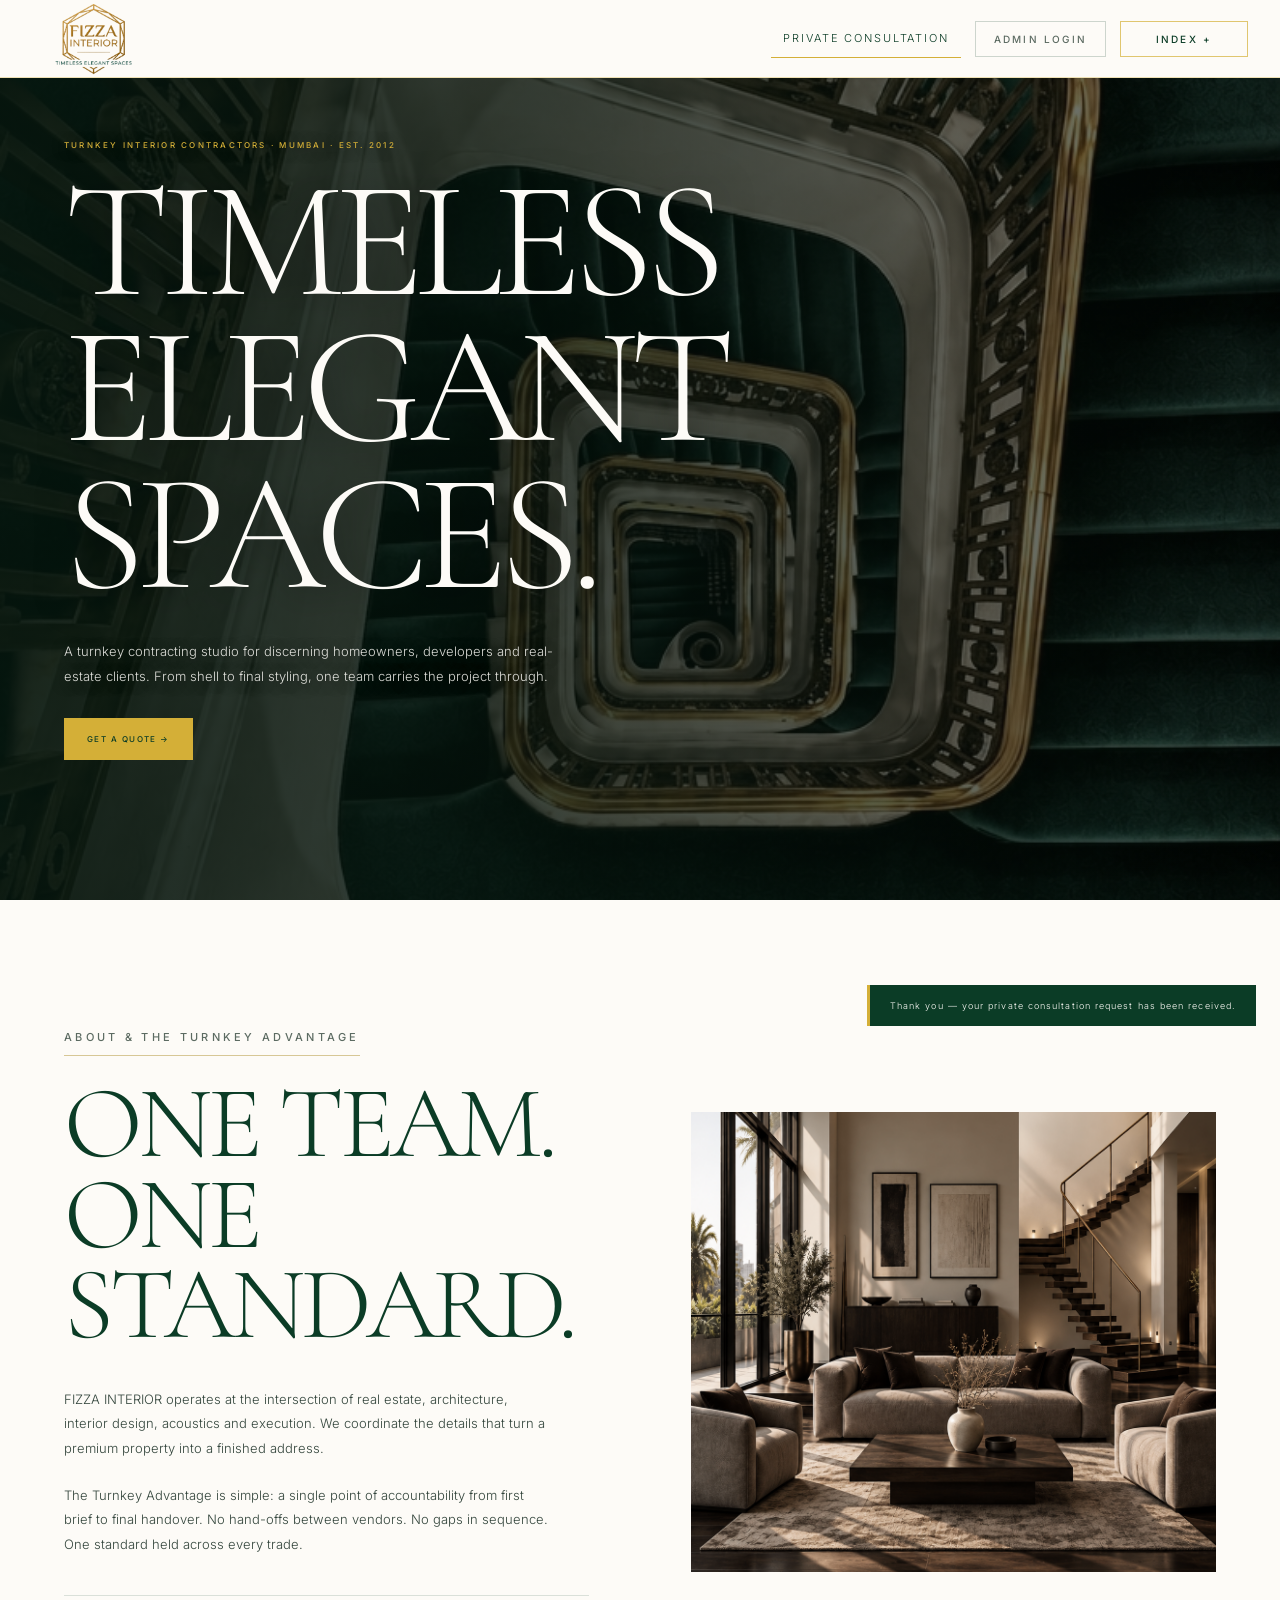
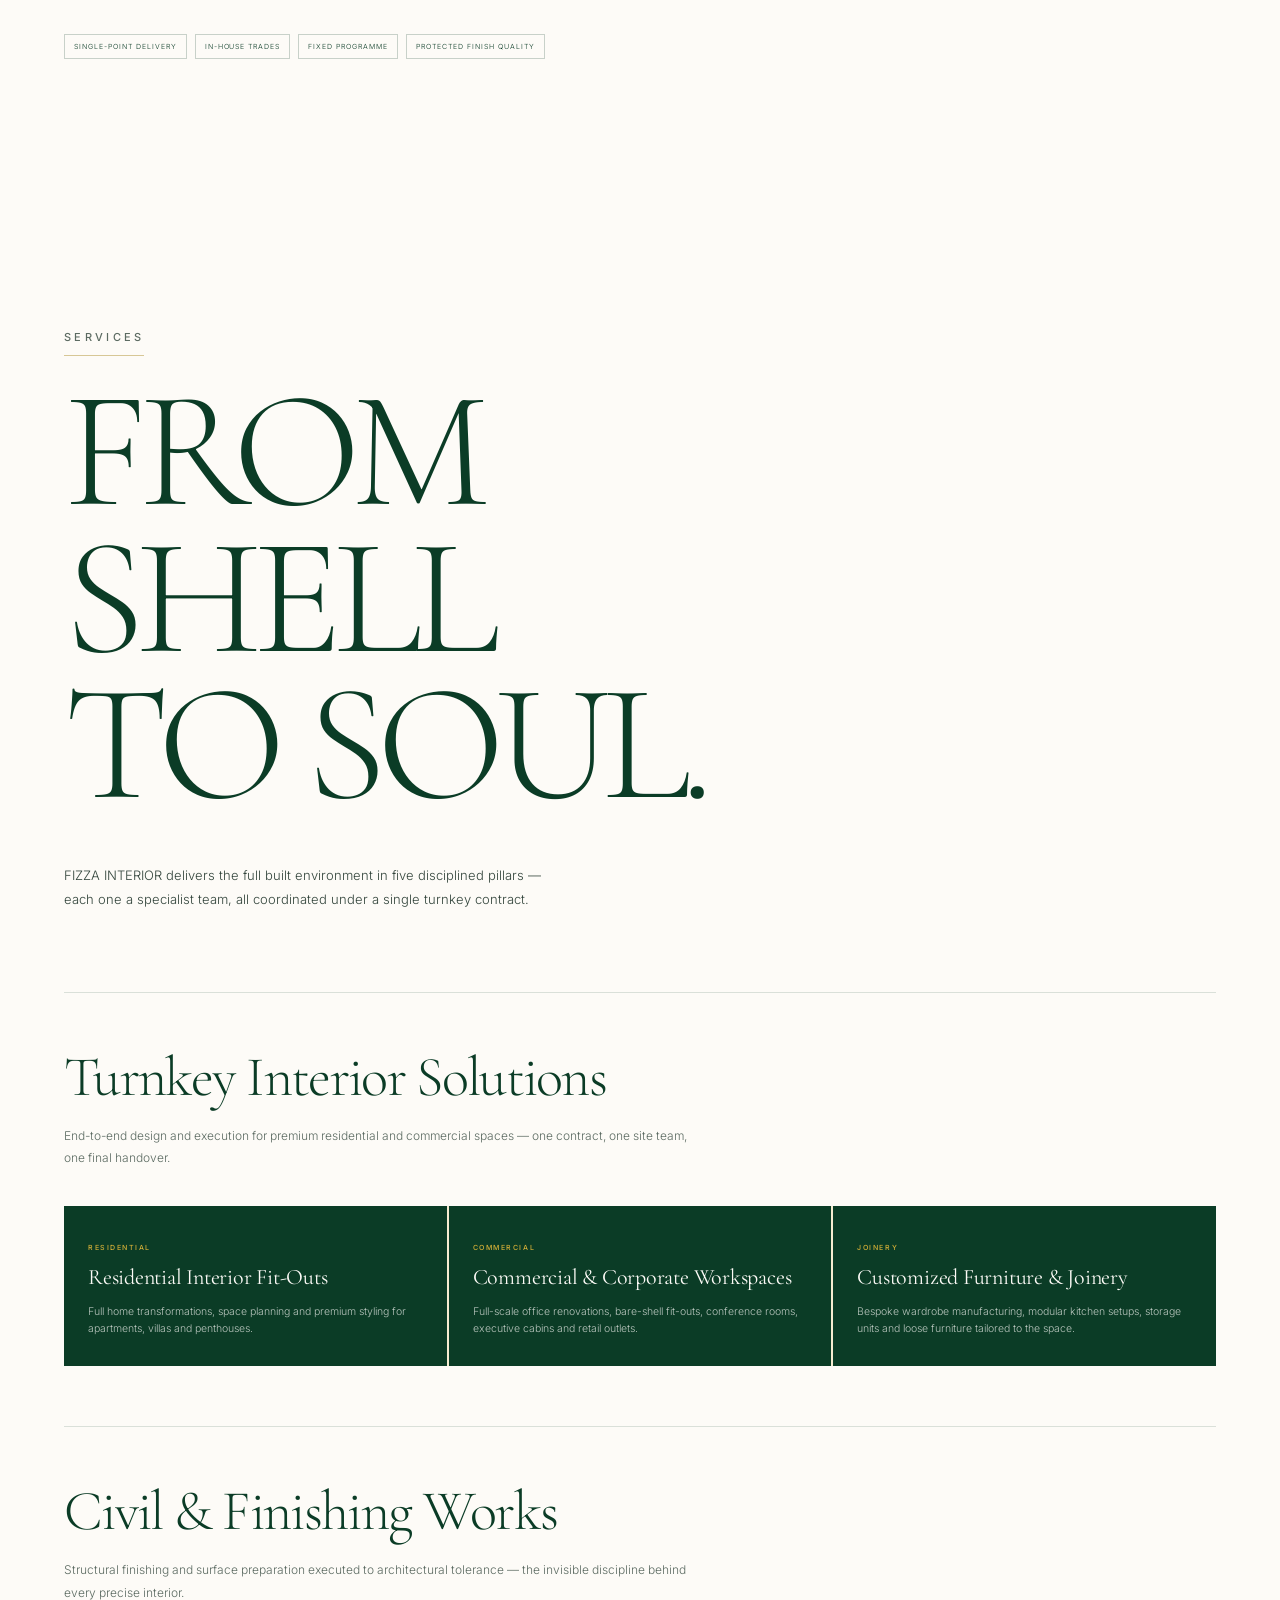
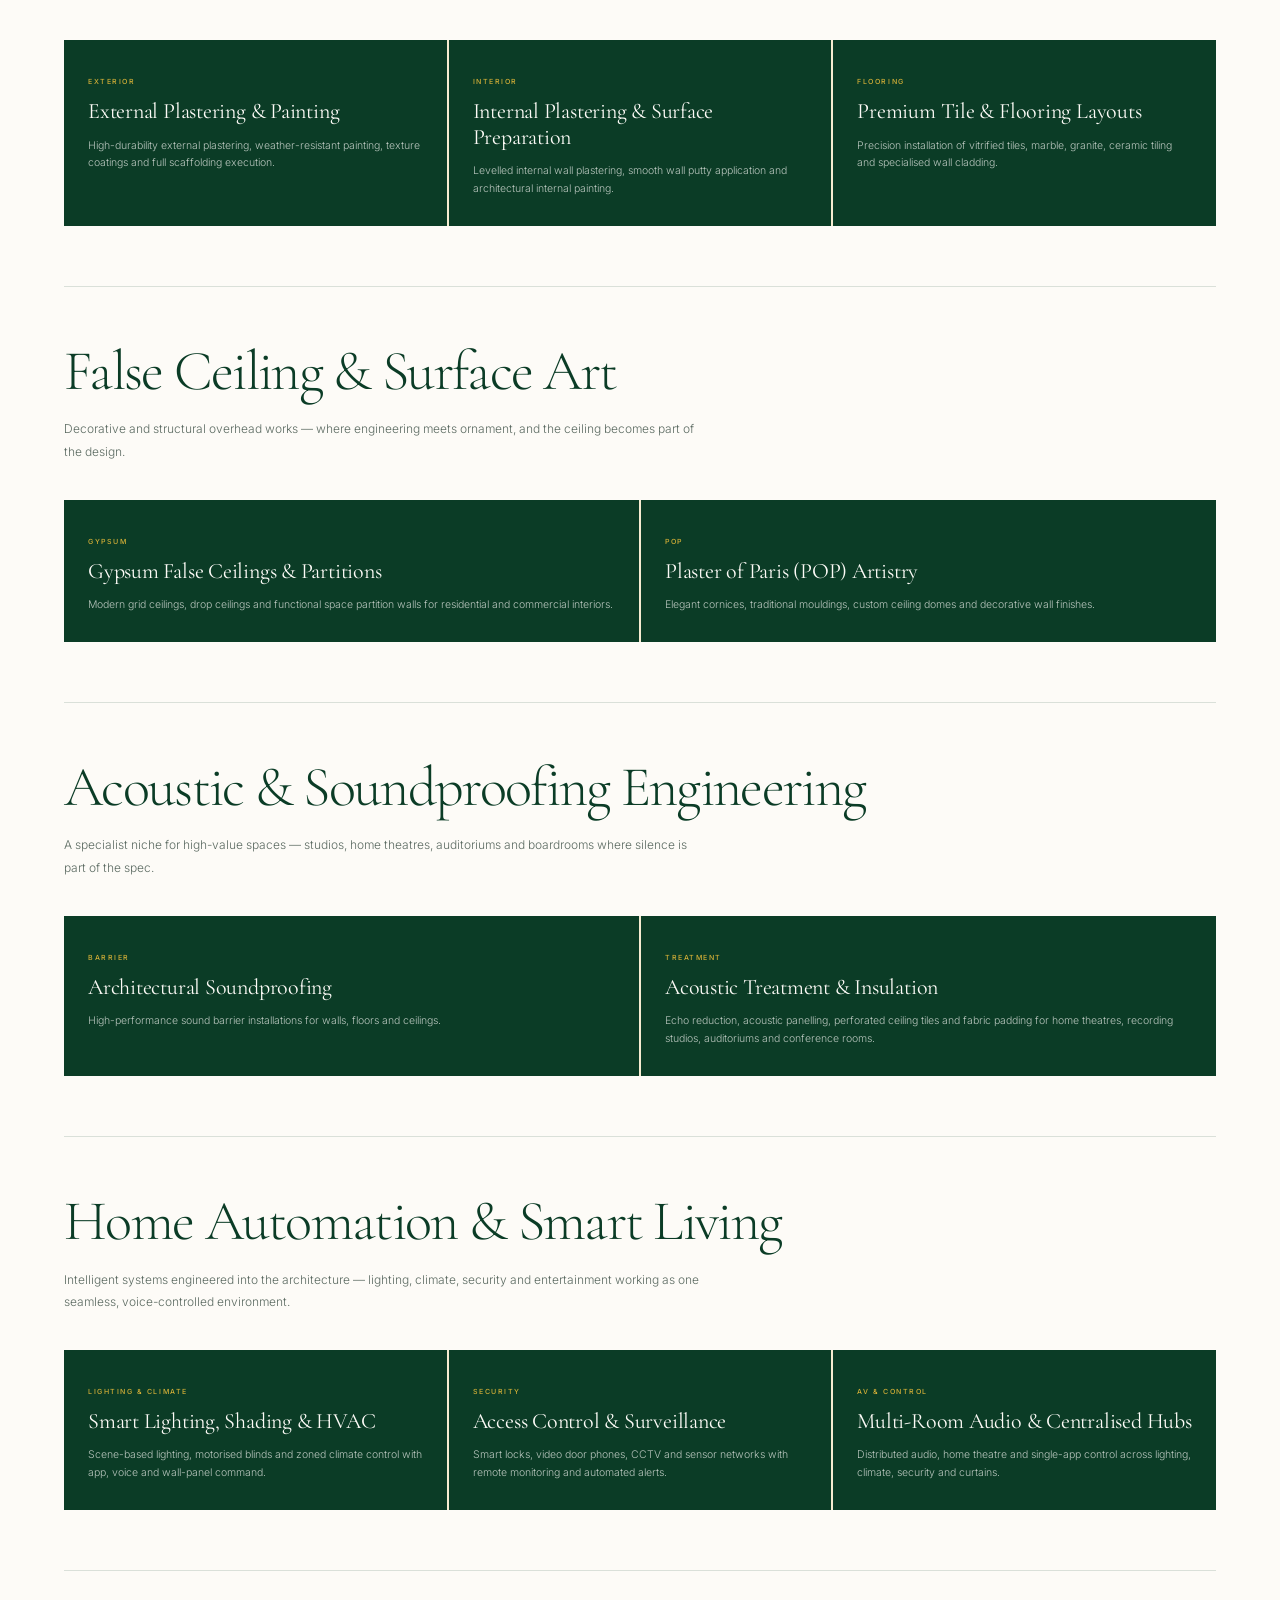
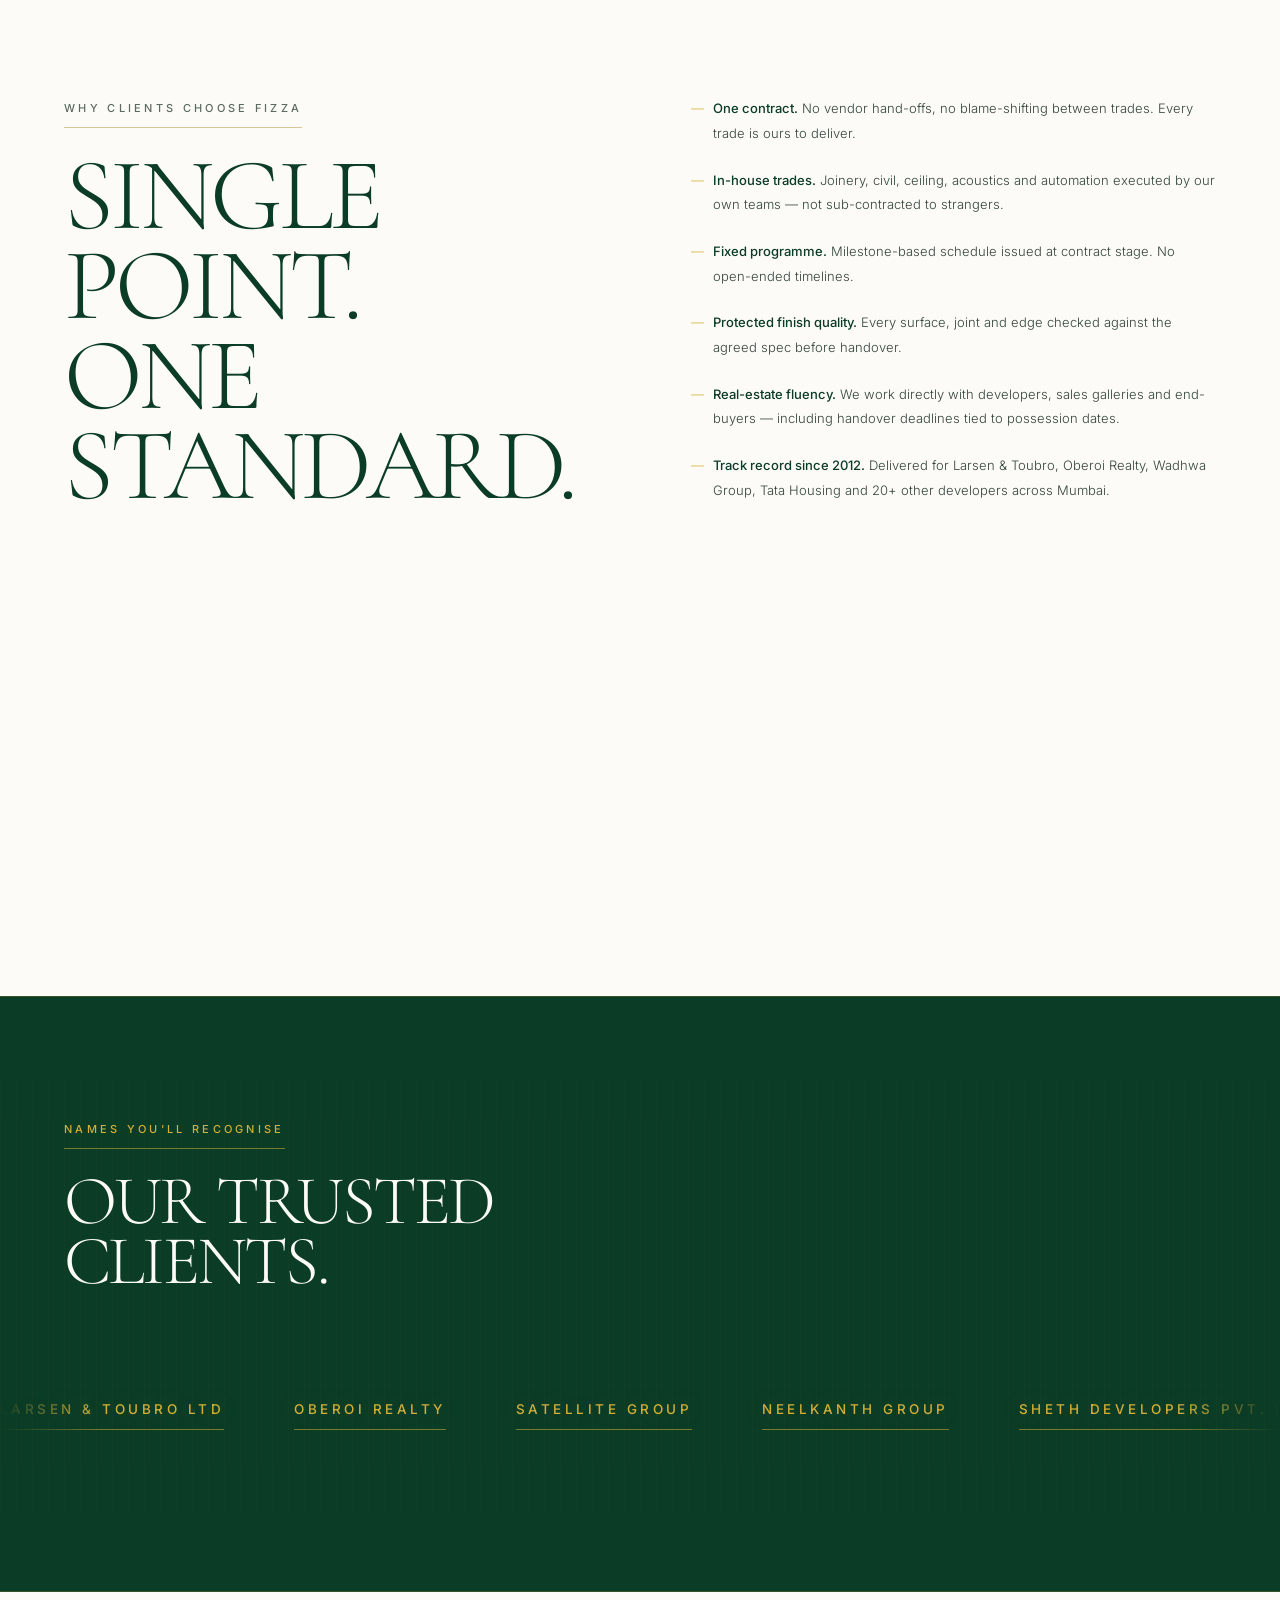
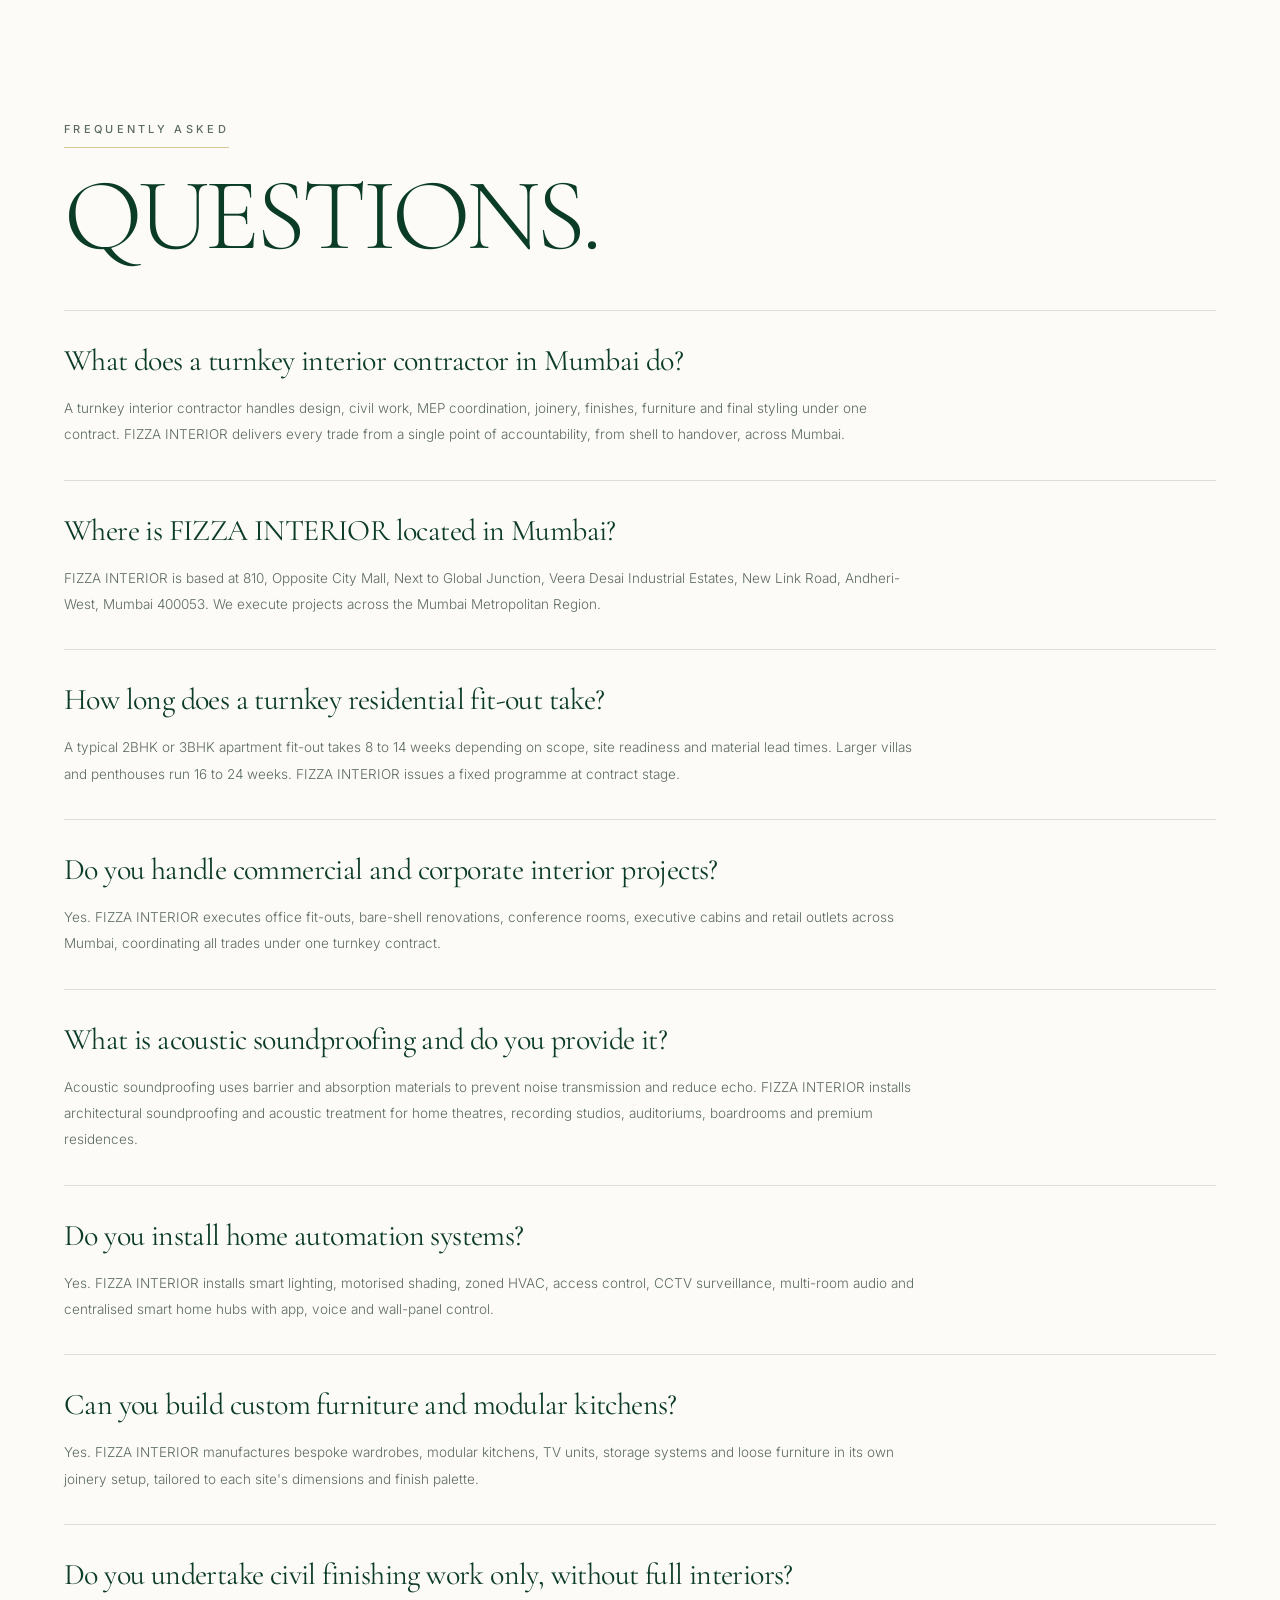
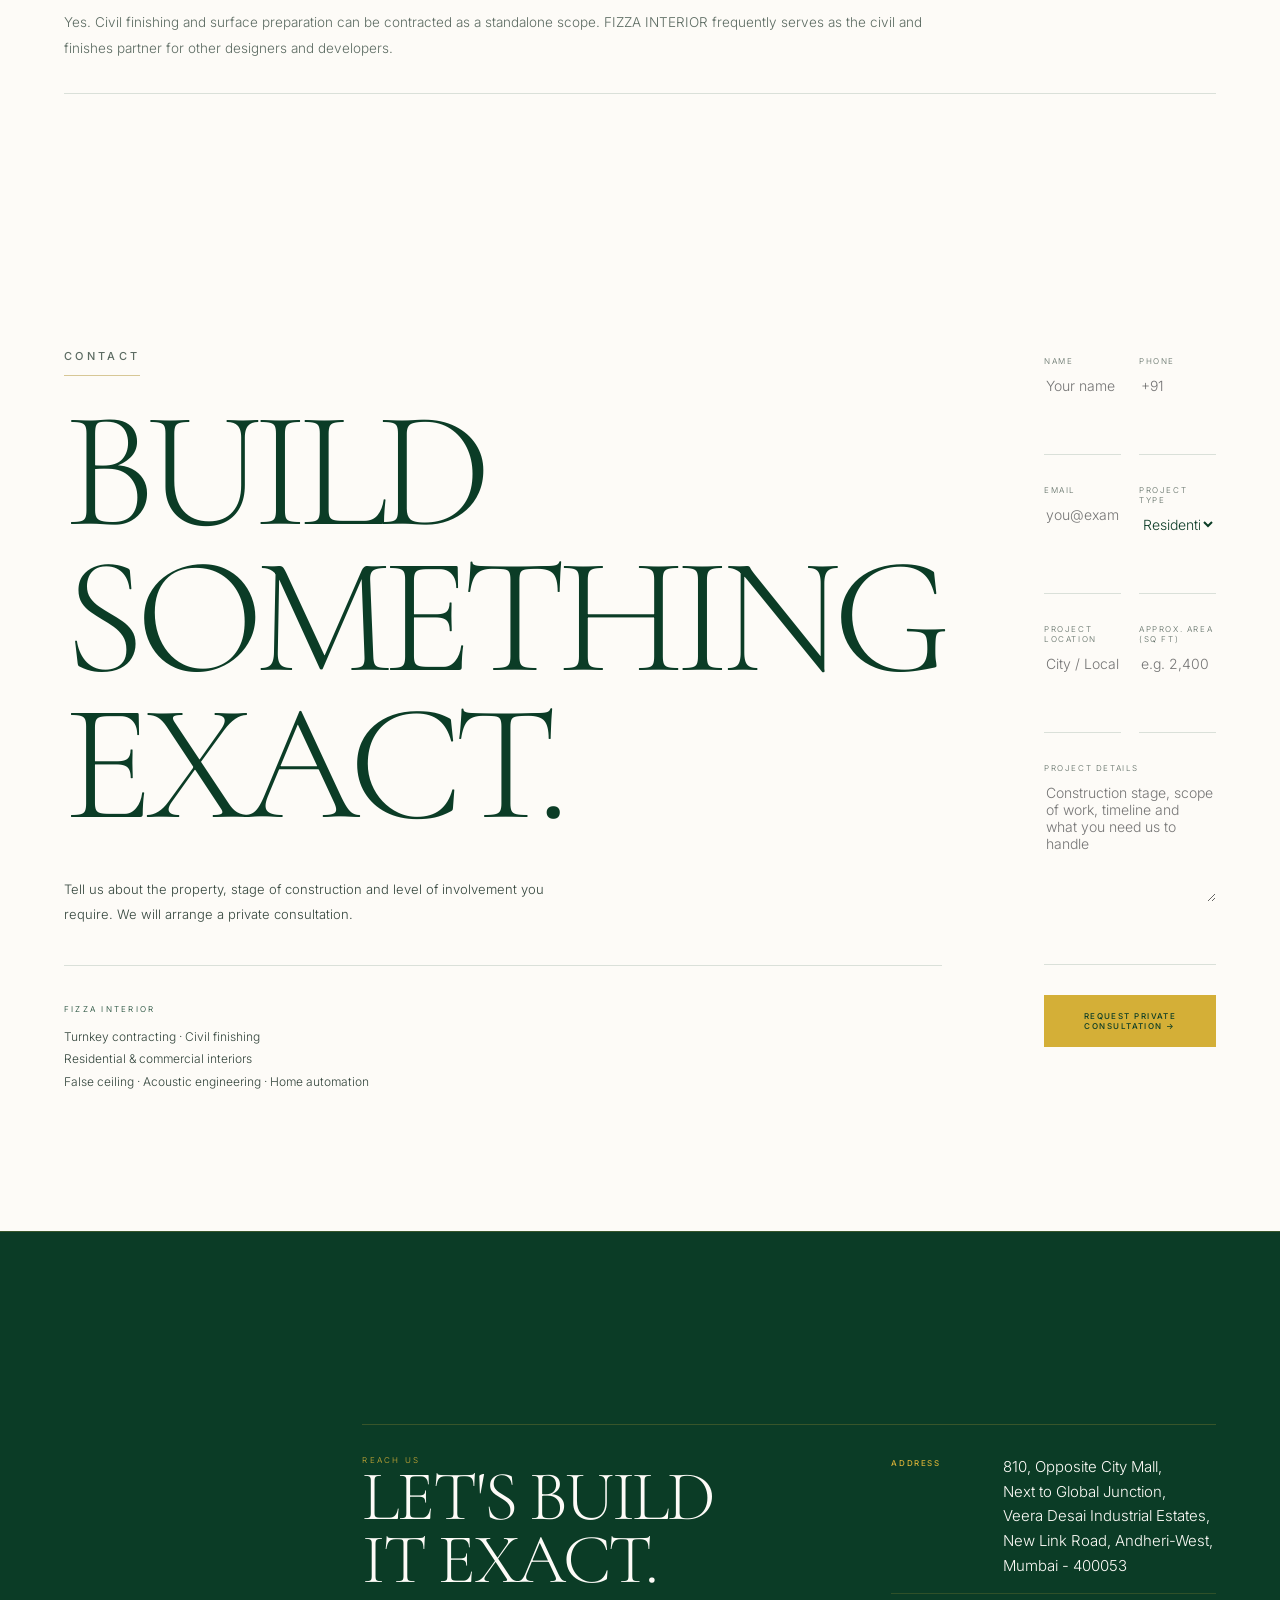
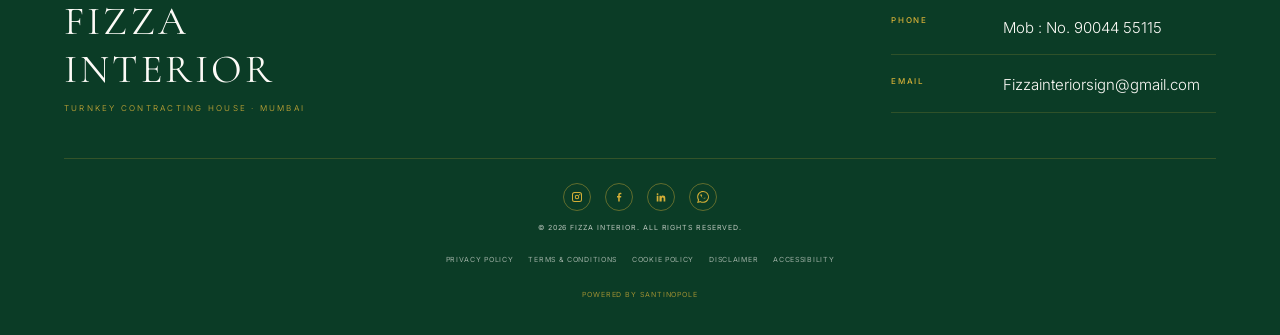
<file: previous-index.html>
<!DOCTYPE html>
<html lang="en-IN">
<head>
<meta charset="UTF-8">
<meta name="viewport" content="width=device-width,initial-scale=1">
<meta http-equiv="X-UA-Compatible" content="IE=edge">

<title>Turnkey Interior Contractors in Mumbai | FIZZA INTERIOR</title>
<meta name="description" content="Turnkey interior contractors in Andheri West, Mumbai since 2012. Fit-outs, civil finishing, false ceilings, acoustic &amp; home automation. Get a quote.">
<meta name="keywords" content="turnkey interior contractor Mumbai, interior designer Andheri West, false ceiling contractor Mumbai, acoustic soundproofing Mumbai, home automation Mumbai, civil finishing contractor Mumbai, POP contractor Mumbai">
<meta name="author" content="FIZZA INTERIOR">
<meta name="robots" content="index, follow, max-image-preview:large, max-snippet:-1, max-video-preview:-1">
<meta name="googlebot" content="index, follow">
<meta name="theme-color" content="#FDFBF7">
<meta name="format-detection" content="telephone=yes">
<link rel="canonical" href="https://www.fizzainterior.com/">
<meta name="google-site-verification" content="YOYU5rZQLbWYMmyYZ9KeQk6WPMgGBNbUK_ZfjQpXXMI" />

<meta name="geo.region" content="IN-MH">
<meta name="geo.placename" content="Andheri West, Mumbai">
<meta name="geo.position" content="19.1364;72.8296">
<meta name="ICBM" content="19.1364, 72.8296">

<meta property="og:type" content="website">
<meta property="og:site_name" content="FIZZA INTERIOR">
<meta property="og:locale" content="en_IN">
<meta property="og:title" content="Turnkey Interior Contractors in Mumbai | FIZZA INTERIOR">
<meta property="og:description" content="One team from shell to final styling: residential &amp; commercial interiors, civil finishing, false ceilings, acoustic engineering and home automation in Mumbai.">
<meta property="og:url" content="https://www.fizzainterior.com/">
<meta property="og:image" content="https://www.fizzainterior.com/hero-staircase.jpg">
<meta property="og:image:width" content="1920">
<meta property="og:image:height" content="1080">
<meta property="og:image:alt" content="Elegant staircase interior executed by FIZZA INTERIOR, turnkey interior contractors in Mumbai">

<meta name="twitter:card" content="summary_large_image">
<meta name="twitter:title" content="Turnkey Interior Contractors in Mumbai | FIZZA INTERIOR">
<meta name="twitter:description" content="One team from shell to final styling: residential &amp; commercial interiors, civil finishing, false ceilings, acoustic engineering and home automation in Mumbai.">
<meta name="twitter:image" content="https://www.fizzainterior.com/hero-staircase.jpg">
<meta name="twitter:image:alt" content="Elegant staircase interior executed by FIZZA INTERIOR, turnkey interior contractors in Mumbai">

<link rel="icon" type="image/png" href="[data-uri]">

<link rel="preconnect" href="https://fonts.googleapis.com">
<link rel="preconnect" href="https://fonts.gstatic.com" crossorigin>
<link rel="preconnect" href="https://cdn.jsdelivr.net">
<link href="https://fonts.googleapis.com/css2?family=Cormorant+Garamond:wght@300;400;500;600&family=Inter:wght@300;400;500;600&display=swap" rel="stylesheet">

<script type="application/ld+json">
{
  "@context": "https://schema.org",
  "@graph": [
    {
      "@type": "Organization",
      "@id": "https://www.fizzainterior.com/#organization",
      "name": "FIZZA INTERIOR",
      "alternateName": "Fizza Interior",
      "url": "https://www.fizzainterior.com/",
      "logo": {
        "@type": "ImageObject",
        "url": "https://www.fizzainterior.com/logo.png",
        "width": 440,
        "height": 78
      },
      "image": "https://www.fizzainterior.com/hero-staircase.jpg",
      "description": "Turnkey contracting and interior execution company delivering residential and commercial interiors, civil finishing, false ceilings, acoustic engineering and home automation in Mumbai.",
      "foundingDate": "2012",
      "foundingLocation": "Mumbai, Maharashtra, India",
      "sameAs": [],
      "areaServed": { "@type": "City", "name": "Mumbai", "containedInPlace": { "@type": "State", "name": "Maharashtra" } },
      "knowsAbout": [
        "Turnkey Interior Solutions",
        "Residential Interior Fit-Outs",
        "Commercial & Corporate Workspaces",
        "Customized Furniture & Joinery",
        "Modular Kitchens",
        "Civil & Finishing Works",
        "External Plastering & Painting",
        "Internal Plastering & Surface Preparation",
        "Wall Putty Application",
        "Premium Tile & Flooring Layouts",
        "Marble, Granite & Vitrified Tile Installation",
        "False Ceiling & POP Artistry",
        "Gypsum False Ceilings & Partitions",
        "Plaster of Paris Cornices & Mouldings",
        "Acoustic & Soundproofing Engineering",
        "Architectural Soundproofing",
        "Acoustic Treatment & Insulation",
        "Home Automation & Smart Living",
        "Smart Lighting, Shading & HVAC",
        "Access Control & Surveillance",
        "Multi-Room Audio & Centralised Hubs"
      ],
      "contactPoint": [
        {
          "@type": "ContactPoint",
          "telephone": "+91-90044-55115",
          "contactType": "customer service",
          "email": "Fizzainteriorsign@gmail.com",
          "areaServed": "IN",
          "availableLanguage": ["en", "hi"]
        },
        {
          "@type": "ContactPoint",
          "telephone": "+91-22-40232051",
          "contactType": "sales",
          "areaServed": "IN"
        }
      ]
    },
    {
      "@type": "WebSite",
      "@id": "https://www.fizzainterior.com/#website",
      "url": "https://www.fizzainterior.com/",
      "name": "FIZZA INTERIOR",
      "description": "Turnkey interior contractors in Mumbai — residential & commercial fit-outs, civil finishing, false ceilings, acoustic engineering and home automation.",
      "publisher": { "@id": "https://www.fizzainterior.com/#organization" },
      "inLanguage": "en-IN"
    },
    {
      "@type": "GeneralContractor",
      "@id": "https://www.fizzainterior.com/#business",
      "name": "FIZZA INTERIOR",
      "image": "https://www.fizzainterior.com/hero-staircase.jpg",
      "url": "https://www.fizzainterior.com/",
      "telephone": ["+91-22-40232051", "+91-90044-55115"],
      "email": "Fizzainteriorsign@gmail.com",
      "priceRange": "$$$",
      "currenciesAccepted": "INR",
      "paymentAccepted": "Cash, Cheque, Bank Transfer, UPI",
      "foundingDate": "2012",
      "slogan": "Timeless Elegant Spaces. One Team. One Standard.",
      "address": {
        "@type": "PostalAddress",
        "streetAddress": "810, Opposite City Mall, Next to Global Junction, Veera Desai Industrial Estates, New Link Road, Andheri West",
        "addressLocality": "Mumbai",
        "addressRegion": "Maharashtra",
        "postalCode": "400053",
        "addressCountry": "IN"
      },
      "geo": {
        "@type": "GeoCoordinates",
        "latitude": 19.1364,
        "longitude": 72.8296
      },
      "hasMap": "https://www.google.com/maps/search/?api=1&query=FIZZA+INTERIOR+Andheri+West+Mumbai",
      "areaServed": { "@type": "City", "name": "Mumbai" },
      "openingHoursSpecification": [{
        "@type": "OpeningHoursSpecification",
        "dayOfWeek": ["Monday", "Tuesday", "Wednesday", "Thursday", "Friday", "Saturday"],
        "opens": "10:00",
        "closes": "19:00"
      }],
      "hasOfferCatalog": {
        "@type": "OfferCatalog",
        "name": "Interior and contracting services",
        "itemListElement": [
          { "@type": "Offer", "itemOffered": { "@type": "Service", "name": "Turnkey Interior Solutions", "description": "End-to-end design and execution for residential and commercial interiors, including custom furniture, wardrobes and modular kitchens." } },
          { "@type": "Offer", "itemOffered": { "@type": "Service", "name": "Civil & Finishing Works", "description": "Internal and external plastering, painting, putty, tiling, marble, granite and wall cladding." } },
          { "@type": "Offer", "itemOffered": { "@type": "Service", "name": "False Ceiling & Surface Art", "description": "Gypsum false ceilings, partitions, and Plaster of Paris cornices, mouldings and domes." } },
          { "@type": "Offer", "itemOffered": { "@type": "Service", "name": "Acoustic & Soundproofing Engineering", "description": "Soundproofing and acoustic treatment for home theatres, studios, auditoriums and boardrooms." } },
          { "@type": "Offer", "itemOffered": { "@type": "Service", "name": "Home Automation & Smart Living", "description": "Smart lighting, shading, HVAC, access control, CCTV and multi-room audio with centralised control." } }
        ]
      }
    },
    {
      "@type": "BreadcrumbList",
      "@id": "https://www.fizzainterior.com/#breadcrumb",
      "itemListElement": [
        { "@type": "ListItem", "position": 1, "name": "Home", "item": "https://www.fizzainterior.com/" },
        { "@type": "ListItem", "position": 2, "name": "About", "item": "https://www.fizzainterior.com/#about" },
        { "@type": "ListItem", "position": 3, "name": "Services", "item": "https://www.fizzainterior.com/#services" },
        { "@type": "ListItem", "position": 4, "name": "Clients", "item": "https://www.fizzainterior.com/#clients" },
        { "@type": "ListItem", "position": 5, "name": "FAQ", "item": "https://www.fizzainterior.com/#faq" },
        { "@type": "ListItem", "position": 6, "name": "Contact", "item": "https://www.fizzainterior.com/#contact" }
      ]
    },
    {
      "@type": "FAQPage",
      "@id": "https://www.fizzainterior.com/#faq",
      "mainEntity": [
        {
          "@type": "Question",
          "name": "What does a turnkey interior contractor in Mumbai do?",
          "acceptedAnswer": { "@type": "Answer", "text": "A turnkey interior contractor handles design, civil work, MEP coordination, joinery, finishes, furniture and final styling under one contract. FIZZA INTERIOR delivers every trade from a single point of accountability, from shell to handover, across Mumbai." }
        },
        {
          "@type": "Question",
          "name": "Where is FIZZA INTERIOR located in Mumbai?",
          "acceptedAnswer": { "@type": "Answer", "text": "FIZZA INTERIOR is based at 810, Opposite City Mall, Next to Global Junction, Veera Desai Industrial Estates, New Link Road, Andheri-West, Mumbai 400053. We execute projects across the Mumbai Metropolitan Region." }
        },
        {
          "@type": "Question",
          "name": "How long does a turnkey residential fit-out take?",
          "acceptedAnswer": { "@type": "Answer", "text": "A typical 2BHK or 3BHK apartment fit-out takes 8 to 14 weeks depending on scope, site readiness and material lead times. Larger villas and penthouses run 16 to 24 weeks. FIZZA INTERIOR issues a fixed programme at contract stage." }
        },
        {
          "@type": "Question",
          "name": "Do you handle commercial and corporate interior projects?",
          "acceptedAnswer": { "@type": "Answer", "text": "Yes. FIZZA INTERIOR executes office fit-outs, bare-shell renovations, conference rooms, executive cabins and retail outlets across Mumbai, coordinating all trades under one turnkey contract." }
        },
        {
          "@type": "Question",
          "name": "What is acoustic soundproofing and do you provide it?",
          "acceptedAnswer": { "@type": "Answer", "text": "Acoustic soundproofing uses barrier and absorption materials to prevent noise transmission and reduce echo. FIZZA INTERIOR installs architectural soundproofing and acoustic treatment for home theatres, recording studios, auditoriums, boardrooms and premium residences." }
        },
        {
          "@type": "Question",
          "name": "Do you install home automation systems?",
          "acceptedAnswer": { "@type": "Answer", "text": "Yes. FIZZA INTERIOR installs smart lighting, motorised shading, zoned HVAC, access control, CCTV surveillance, multi-room audio and centralised smart home hubs with app, voice and wall-panel control." }
        },
        {
          "@type": "Question",
          "name": "Can you build custom furniture and modular kitchens?",
          "acceptedAnswer": { "@type": "Answer", "text": "Yes. FIZZA INTERIOR manufactures bespoke wardrobes, modular kitchens, TV units, storage systems and loose furniture in its own joinery setup, tailored to each site's dimensions and finish palette." }
        },
        {
          "@type": "Question",
          "name": "Do you undertake civil finishing work only, without full interiors?",
          "acceptedAnswer": { "@type": "Answer", "text": "Yes. Civil finishing and surface preparation can be contracted as a standalone scope. FIZZA INTERIOR frequently serves as the civil and finishes partner for other designers and developers." }
        }
      ]
    }
  ]
}
</script>

<style>
/* =========================================================
   FIZZA INTERIOR — 60·30·10 LUXURY PALETTE
   60% Luxury Alabaster       #FDFBF7
   30% Deep Emerald Forest    #0B3C26
   10% Brushed Champagne Gold #D4AF37
   ========================================================= */

:root{
    --alabaster:#FDFBF7;
    --emerald:#0B3C26;
    --emerald-deep:#082E1D;
    --emerald-soft:#0E4A2F;

    --gold:#D4AF37;
    --gold-soft:#C9A230;
    --gold-deep:#A8871F;

    --ink:#0B3C26;
    --body-text:#33453C;
    --body-muted:#5C6B62;
    --muted:#8FA398;
    --muted-light:#B8C5BD;

    --line:rgba(11,60,38,.16);
    --line-dark:rgba(11,60,38,.14);
    --line-light:rgba(253,251,247,.16);

    --paper:var(--alabaster);
    --bg:var(--alabaster);
}

*{ box-sizing:border-box; }

html{ scroll-behavior:smooth; overflow-x:hidden; }

body{
    margin:0;
    background:var(--alabaster);
    color:var(--body-text);
    font-family:Inter,sans-serif;
    font-weight:300;
    overflow-x:hidden;
    -webkit-font-smoothing:antialiased;
}

a{ text-decoration:none; color:inherit; }

button{
    font:inherit;
    color:inherit;
    background:none;
    border:0;
    cursor:pointer;
}

main, section{ overflow-x:clip; }

.skip-link{
    position:fixed;
    top:-60px;
    left:12px;
    z-index:200;
    background:var(--emerald);
    color:var(--alabaster);
    padding:10px 16px;
    font:500 11px/1 Inter,sans-serif;
    letter-spacing:.16em;
    text-transform:uppercase;
    transition:top .2s ease;
}

.skip-link:focus{ top:12px; }

/* =========================================================
   HEADER
   ========================================================= */

.header{
    position:fixed;
    z-index:50;
    top:0; left:0; right:0;
    height:78px;
    display:flex;
    align-items:center;
    justify-content:space-between;
    background:var(--alabaster);
    border-bottom:1px solid rgba(212,175,55,.35);
    box-shadow:0 1px 0 rgba(11,60,38,.04);
    padding:0 24px 0 0;
}

.logo{
    height:78px;
    display:flex;
    align-items:center;
    justify-content:flex-start;
    margin:0;
    padding:0 0 0 22px;
    position:relative;
    z-index:1;
    flex-shrink:0;
}

.logo-img{
    display:block;
    height:100%;
    width:auto;
    max-width:min(440px,46vw);
    object-fit:contain;
    object-position:left center;
    pointer-events:none;
    user-select:none;
    -webkit-user-drag:none;
}

.header-right{
    display:flex;
    gap:14px;
    align-items:center;
    padding-right:8px;
}

.visit-btn{
    font-size:11px;
    letter-spacing:.17em;
    line-height:1;
    display:inline-flex;
    align-items:center;
    justify-content:center;
    min-height:38px;
    padding:10px 12px 9px;
    text-transform:uppercase;
    color:var(--emerald);
    border-bottom:1px solid var(--gold);
    transition:color .3s ease,border-color .3s ease;
}

.visit-btn:hover,
.visit-btn:focus-visible{
    color:var(--gold-deep);
    border-bottom-color:var(--gold-deep);
    outline:none;
}

.admin-login-btn,
.index-btn{
    font:500 10px/1 Inter,sans-serif;
    letter-spacing:.22em;
    display:inline-flex;
    align-items:center;
    justify-content:center;
    min-height:36px;
    min-width:128px;
    padding:0 18px;
    text-transform:uppercase;
    background:transparent;
    border-radius:0;
    white-space:nowrap;
    cursor:pointer;
    position:relative;
    transition:color .35s ease, background-color .35s ease, border-color .35s ease;
}

.index-btn{
    color:var(--emerald);
    border:1px solid rgba(212,175,55,.70);
}

.index-btn:hover,
.index-btn:focus-visible{
    color:var(--emerald);
    background:var(--gold);
    border-color:var(--gold);
    outline:none;
}

.admin-login-btn{
    color:var(--body-muted);
    border:1px solid rgba(11,60,38,.20);
}

.admin-login-btn:hover,
.admin-login-btn:focus-visible{
    color:var(--alabaster);
    background:var(--emerald);
    border-color:var(--emerald);
    outline:none;
}

/* =========================================================
   INDEX PANEL
   ========================================================= */

.index-panel{
    position:fixed;
    z-index:60;
    right:4vw;
    top:75px;
    width:min(460px,92vw);
    background:var(--emerald);
    border:1px solid rgba(212,175,55,.22);
    padding:28px;
    display:none;
    box-shadow:0 30px 80px rgba(0,0,0,.35);
    max-height:calc(100vh - 100px);
    overflow-y:auto;
}

.index-panel.open{ display:block; }

.index-item{ border-bottom:1px solid var(--line-light); }

.index-row{
    display:flex;
    align-items:center;
    justify-content:space-between;
    gap:12px;
}

.index-link{
    display:flex;
    align-items:center;
    flex:1;
    padding:15px 0;
    font:27px "Cormorant Garamond",Georgia,serif;
    color:var(--alabaster);
    transition:color .25s ease;
}

.index-link:hover{ color:var(--gold); }

.index-toggle{
    width:32px;
    height:32px;
    flex-shrink:0;
    display:flex;
    align-items:center;
    justify-content:center;
    color:var(--gold);
    font:300 20px/1 Inter,sans-serif;
    border:1px solid rgba(212,175,55,.35);
    border-radius:50%;
    transition:transform .3s ease, background-color .3s ease, color .3s ease, border-color .3s ease;
}

.index-toggle:hover,
.index-toggle:focus-visible{
    background:var(--gold);
    color:var(--emerald);
    border-color:var(--gold);
    outline:none;
}

.index-item.open .index-toggle{
    transform:rotate(45deg);
    background:var(--gold);
    color:var(--emerald);
    border-color:var(--gold);
}

.index-submenu{ display:none; padding:4px 0 18px 0; }

.index-item.open .index-submenu{
    display:block;
    animation:indexSubFade .28s ease;
}

@keyframes indexSubFade{
    from{ opacity:0; transform:translateY(-4px); }
    to{ opacity:1; transform:translateY(0); }
}

.index-submenu a{
    display:block;
    padding:7px 0;
    font:400 11px/1.5 Inter,sans-serif;
    letter-spacing:.16em;
    text-transform:uppercase;
    color:var(--muted-light);
    transition:color .25s ease, padding-left .25s ease;
}

.index-submenu a:hover{ color:var(--gold); padding-left:6px; }

.index-submenu a:before{
    content:"—";
    color:var(--gold);
    margin-right:10px;
    display:inline-block;
}

/* =========================================================
   GLOBAL
   ========================================================= */

.page{ min-height:100vh; scroll-margin-top:78px; }

.eyebrow{
    font-size:8px;
    letter-spacing:.28em;
    text-transform:uppercase;
    color:var(--body-muted);
}

h1, h2, h3{
    font-family:"Cormorant Garamond",Georgia,serif;
    font-weight:300;
    line-height:.88;
    margin:0;
    color:var(--emerald);
}

h1, .h1-look{ font-size:clamp(80px,13vw,190px); letter-spacing:-.055em; }
h2{ font-size:clamp(58px,8vw,115px); letter-spacing:-.04em; }
h3{ font-size:42px; }

.lead{
    font-size:13px;
    line-height:1.9;
    color:var(--body-text);
    max-width:490px;
}

.container{
    width:min(1280px,90vw);
    margin:auto;
}

.section{ padding:125px 0; }

.paper{
    background:var(--alabaster);
    color:var(--body-text);
}

.paper h1, .paper h2, .paper h3{ color:var(--emerald); }
.paper .lead{ color:var(--body-text); }
.paper .eyebrow{ color:var(--body-muted); }

.paper .line{
    background:var(--line-dark);
    height:1px;
    margin:38px 0;
}

.paper .tag{
    border-color:rgba(11,60,38,.22);
    color:var(--emerald);
}

.line{
    height:1px;
    background:var(--line);
    margin:38px 0;
}

.section-script-heading{
    font-family:"Inter",sans-serif;
    font-size:11px;
    line-height:1.4;
    font-weight:500;
    letter-spacing:.30em;
    text-transform:uppercase;
    color:var(--gold-deep);
    display:inline-block;
    margin:0 0 22px;
    padding-bottom:10px;
    border-bottom:1px solid rgba(168,135,31,.45);
    white-space:nowrap;
}

/* =========================================================
   HERO
   ========================================================= */

.hero{
    height:100vh;
    min-height:720px;
    position:relative;
    display:flex;
    align-items:center;
    overflow:hidden;
    background:var(--emerald);
}

.hero-bg{
    position:absolute;
    inset:0;
    width:100%;
    height:100%;
    object-fit:cover;
    object-position:center;
    filter:brightness(.55) saturate(.72);
}

.hero:after{
    content:"";
    position:absolute;
    inset:0;
    background:linear-gradient(90deg, #05170Fd9 0, #05170F99 42%, #05170F1a 100%);
    z-index:1;
}

.hero-content{
    position:relative;
    z-index:2;
    width:min(640px,90vw);
    background:transparent;
    padding:0;
    margin-left:max(5vw, calc((100vw - 1280px)/2));
    box-shadow:none;
    display:block;
}

.hero .eyebrow{
    color:var(--gold);
    font-weight:500;
    text-shadow:0 2px 14px rgba(0,0,0,.55);
}

.hero h1{
    color:var(--alabaster);
    margin-top:18px;
    text-shadow:0 6px 40px rgba(0,0,0,.55);
}

.hero .lead{
    color:rgba(253,251,247,.86);
    max-width:520px;
    margin:0 0 18px;
    text-shadow:0 2px 14px rgba(0,0,0,.55);
}

.hero-bottom{ display:block; margin-top:32px; }
.hero-cta{ margin-top:30px; }

/* =========================================================
   IMAGE SYSTEM
   ========================================================= */

.grid2{
    display:grid;
    grid-template-columns:1fr 1fr;
    gap:8vw;
    align-items:center;
}

.img{
    overflow:hidden;
    background:#EFE9DD;
    height:460px;
}

.img img{
    width:100%;
    height:100%;
    display:block;
    object-fit:cover;
    filter:saturate(.72);
    transition:transform .8s ease;
}

.img:hover img{ transform:scale(1.045); }

.img-lg, .img-md, .img-sm{ height:460px; }

/* =========================================================
   BUTTON
   ========================================================= */

.btn{
    display:inline-flex;
    align-items:center;
    gap:8px;
    background:var(--gold);
    color:var(--emerald);
    border:1px solid var(--gold);
    padding:15px 22px;
    font-size:8px;
    letter-spacing:.18em;
    text-transform:uppercase;
    font-weight:500;
    transition:background-color .25s ease, color .25s ease, border-color .25s ease;
}

.btn:hover{
    background:var(--emerald);
    color:var(--gold);
    border-color:var(--emerald);
}

/* =========================================================
   SERVICE PILLARS
   ========================================================= */

.pillars{ display:grid; gap:0; margin-top:80px; }

.pillar{
    border-top:1px solid var(--line-dark);
    padding:60px 0;
}

.pillar:last-of-type{ border-bottom:1px solid var(--line-dark); }

.pillar-body h3{
    font-size:clamp(38px,4.4vw,62px);
    color:var(--emerald);
    margin:0 0 22px;
    letter-spacing:-.03em;
}

.pillar-intro{
    font-size:12px;
    line-height:1.9;
    color:var(--body-muted);
    max-width:640px;
    margin:0 0 36px;
}

.pillar-grid{
    display:grid;
    grid-template-columns:repeat(3,1fr);
    gap:2px;
    background:rgba(212,175,55,.20);
}

.pillar-grid.two{ grid-template-columns:repeat(2,1fr); }

.pillar-item{
    background:var(--emerald);
    padding:28px 24px;
    transition:background-color .35s ease;
}

.pillar-item:hover{ background:var(--emerald-soft); }

.pillar-item h4{
    font-family:"Cormorant Garamond",Georgia,serif;
    font-size:22px;
    font-weight:400;
    line-height:1.15;
    color:var(--alabaster);
    margin:0 0 12px;
    letter-spacing:-.01em;
}

.pillar-item p{
    font-size:10.5px;
    line-height:1.7;
    color:var(--muted-light);
    margin:0;
}

.pillar-item .pi-tag{
    display:inline-block;
    font:500 7px/1 Inter,sans-serif;
    letter-spacing:.22em;
    text-transform:uppercase;
    color:var(--gold);
    margin-bottom:14px;
}

/* =========================================================
   TAGS
   ========================================================= */

.tags{ display:flex; gap:8px; flex-wrap:wrap; }

.tag{
    border:1px solid var(--line-dark);
    padding:7px 9px;
    font-size:7px;
    letter-spacing:.14em;
    text-transform:uppercase;
    color:var(--emerald);
}

/* =========================================================
   WHY US
   ========================================================= */

.info-split{
    display:grid;
    grid-template-columns:1fr 1fr;
    gap:8vw;
    align-items:start;
}

.info-list{
    list-style:none;
    margin:0;
    padding:0;
    display:grid;
    gap:22px;
}

.info-list li{
    font-size:13px;
    line-height:1.9;
    color:var(--body-text);
    padding-left:22px;
    position:relative;
}

.info-list li:before{
    content:"—";
    position:absolute;
    left:0;
    top:0;
    color:var(--gold);
}

.info-list li strong{
    color:var(--emerald);
    font-weight:500;
}

/* =========================================================
   FAQ
   ========================================================= */

.faq-list{
    margin-top:50px;
    border-top:1px solid var(--line-dark);
}

.faq-item{
    border-bottom:1px solid var(--line-dark);
    padding:32px 0;
}

.faq-item h3{
    font-size:clamp(22px,2.4vw,30px);
    margin:0 0 16px;
    color:var(--emerald);
    font-family:"Cormorant Garamond",Georgia,serif;
    font-weight:400;
    letter-spacing:-.02em;
    line-height:1.2;
}

.faq-item p{
    font-size:13.5px;
    line-height:1.95;
    color:var(--body-muted);
    margin:0;
    max-width:860px;
}

/* =========================================================
   TRUSTED CLIENTS
   ========================================================= */

.clients-band{
    position:relative;
    background:var(--emerald);
    padding:120px 0;
    border-top:1px solid rgba(212,175,55,.20);
    border-bottom:1px solid rgba(212,175,55,.20);
    overflow:hidden;
    scroll-margin-top:78px;
}

.clients-band:before{
    content:"";
    position:absolute;
    inset:0;
    background-image:repeating-linear-gradient(
        90deg,
        rgba(212,175,55,.06) 0,
        rgba(212,175,55,.06) 1px,
        transparent 1px,
        transparent 16px
    );
    mask-image:linear-gradient(180deg, transparent 0, #000 25%, #000 75%, transparent 100%);
    -webkit-mask-image:linear-gradient(180deg, transparent 0, #000 25%, #000 75%, transparent 100%);
    opacity:.5;
    pointer-events:none;
}

.clients-head{
    position:relative;
    z-index:2;
    margin-bottom:70px;
}

.clients-head .section-script-heading{
    color:var(--gold);
    border-bottom-color:rgba(212,175,55,.55);
}

.clients-band h2{
    color:var(--alabaster);
    font-size:clamp(44px,5.4vw,78px);
    letter-spacing:-.04em;
    margin:0;
}

.clients-marquee{
    position:relative;
    width:100%;
    overflow:hidden;
    padding:40px 0;
    mask-image:linear-gradient(90deg, transparent 0, #000 8%, #000 92%, transparent 100%);
    -webkit-mask-image:linear-gradient(90deg, transparent 0, #000 8%, #000 92%, transparent 100%);
}

.clients-track{
    display:flex;
    align-items:center;
    gap:70px;
    width:max-content;
    animation:marqueeScroll 140s linear infinite;
    will-change:transform;
}

.client-name{
    display:inline-block;
    font:500 clamp(12px,1.05vw,15px)/1.15 Inter,sans-serif;
    letter-spacing:.26em;
    text-transform:uppercase;
    color:var(--gold);
    text-shadow:0 0 22px rgba(212,175,55,.28);
    white-space:nowrap;
    flex-shrink:0;
    padding-bottom:12px;
    border-bottom:1px solid rgba(212,175,55,.55);
    transition:color .35s ease, border-color .35s ease, text-shadow .35s ease;
}

.client-name:hover{
    color:var(--gold-soft);
    border-bottom-color:var(--gold-soft);
    text-shadow:0 0 30px rgba(212,175,55,.5);
}

@keyframes marqueeScroll{
    from{ transform:translate3d(0,0,0); }
    to{ transform:translate3d(-50%,0,0); }
}

.clients-marquee:hover .clients-track{
    animation-play-state:paused;
}

/* =========================================================
   CONTACT
   ========================================================= */

.contact-grid{
    display:grid;
    grid-template-columns:.85fr 1.15fr;
    gap:8vw;
}

.form{
    display:grid;
    grid-template-columns:1fr 1fr;
    gap:18px;
}

.field{
    border-bottom:1px solid var(--line-dark);
    padding:12px 0;
}

.field.full{ grid-column:1/-1; }

.field label{
    display:block;
    font-size:8px;
    letter-spacing:.2em;
    text-transform:uppercase;
    color:var(--body-muted);
    margin-bottom:9px;
}

.field input,
.field textarea,
.field select{
    width:100%;
    background:none;
    border:0;
    outline:0;
    color:var(--emerald);
    font:300 14px Inter,sans-serif;
}

.field input:-webkit-autofill,
.field textarea:-webkit-autofill{
    -webkit-text-fill-color:var(--emerald);
    transition:background-color 9999s ease-in-out 0s;
}

.field textarea{ min-height:120px; resize:vertical; }
.field option{ background:var(--alabaster); color:var(--emerald); }

/* =========================================================
   FOOTER
   ========================================================= */

.footer{
    padding:120px 0 35px;
    border-top:1px solid rgba(212,175,55,.22);
    overflow:hidden;
    background:var(--emerald);
    color:var(--alabaster);
}

.footer-contact{
    width:min(1280px,90vw);
    margin:72px auto 0;
    display:grid;
    grid-template-columns:1.15fr .85fr;
    gap:7vw;
    padding-top:30px;
    border-top:1px solid rgba(212,175,55,.22);
}

.footer-contact-title{
    font:300 clamp(44px,5.5vw,78px)/.9 "Cormorant Garamond",Georgia,serif;
    letter-spacing:-.035em;
    margin:0;
    color:var(--alabaster);
}

.footer-contact-list{
    display:grid;
    gap:18px;
    align-content:start;
}

.footer-contact-item{
    display:grid;
    grid-template-columns:92px 1fr;
    gap:20px;
    padding-bottom:14px;
    border-bottom:1px solid rgba(212,175,55,.18);
}

.footer-contact-item .label{
    font:500 8px/1 Inter,sans-serif;
    letter-spacing:.2em;
    text-transform:uppercase;
    color:var(--gold);
    padding-top:4px;
}

.footer-contact-item .value,
.footer-contact-item a{
    font:300 15px/1.65 Inter,sans-serif;
    color:var(--alabaster);
}

.footer-contact-item a{ transition:opacity .25s ease; }
.footer-contact-item a:hover{ opacity:.72; }

.footer-grid{
    display:flex;
    justify-content:space-between;
    gap:40px;
    align-items:flex-end;
}

.footer-brand{
    font:40px "Cormorant Garamond",Georgia,serif;
    letter-spacing:.08em;
    text-transform:uppercase;
    color:var(--alabaster);
}

.footer-bottom{
    width:min(1280px,90vw);
    margin:45px auto 0;
    padding:24px 0 0;
    border-top:1px solid rgba(212,175,55,.20);
    display:flex;
    flex-direction:column;
    align-items:center;
    gap:12px;
    text-align:center;
}

.footer-socials{
    display:flex;
    align-items:center;
    justify-content:center;
    gap:14px;
}

.footer-socials a{
    width:28px;
    height:28px;
    display:flex;
    align-items:center;
    justify-content:center;
    border:1px solid rgba(212,175,55,.42);
    border-radius:50%;
    color:var(--gold);
    transition:background-color .25s ease,color .25s ease,transform .25s ease,border-color .25s ease;
}

.footer-socials a:hover{
    background:var(--gold);
    color:var(--emerald);
    border-color:var(--gold);
    transform:translateY(-2px);
}

.footer-socials svg{ width:12px; height:12px; display:block; fill:currentColor; }

.footer-bottom-copy{
    margin:0;
    font:400 7px/1.5 Inter,sans-serif;
    letter-spacing:.13em;
    text-transform:uppercase;
    color:rgba(253,251,247,.72);
}

.footer-legal{
    list-style:none;
    margin:0;
    padding:0;
    display:flex;
    flex-wrap:wrap;
    align-items:center;
    justify-content:center;
    gap:7px 15px;
}

.footer-legal a{
    font:400 7px/1.5 Inter,sans-serif;
    letter-spacing:.10em;
    text-transform:uppercase;
    color:rgba(253,251,247,.60);
    transition:opacity .25s ease;
}

.footer-legal a:hover{ opacity:.95; }

.footer-powered{
    margin:12px 0 0;
    font:400 7px/1.5 Inter,sans-serif;
    letter-spacing:.13em;
    text-transform:uppercase;
    color:rgba(212,175,55,.72);
}
/* =========================================================
   TOAST
   ========================================================= */

.toast{
    position:fixed;
    right:24px;
    bottom:24px;
    background:var(--emerald);
    color:var(--alabaster);
    padding:15px 20px;
    font-size:9px;
    letter-spacing:.12em;
    transform:translateY(150px);
    transition:.35s;
    z-index:100;
    border-left:3px solid var(--gold);
    max-width:calc(100vw - 48px);
}

.toast.show{ transform:none; }

.gsap-heading{
    will-change:transform,opacity;
    backface-visibility:hidden;
    -webkit-backface-visibility:hidden;
}

/* =========================================================
   RESPONSIVE — TABLET
   ========================================================= */

@media(max-width:850px){

    .img, .img-lg, .img-md, .img-sm{ height:360px; }

    .header{ height:68px; padding:0 20px 0 0; }
    .logo{ height:68px; padding:0 0 0 18px; }
    .logo-img{ max-width:min(340px,52vw); }

    .header-right{ gap:10px; padding-right:6px; }
    .header-right .visit-btn{ display:none; }

    .admin-login-btn,
    .index-btn{
        font-size:9px;
        letter-spacing:.18em;
        min-height:34px;
        min-width:108px;
        padding:0 14px;
    }

    .section-script-heading{ font-size:10.5px; letter-spacing:.26em; }

    .grid2,
    .contact-grid,
    .info-split{ grid-template-columns:1fr; gap:45px; }

    .pillar{ padding:45px 0; }
    .pillar-grid,
    .pillar-grid.two{ grid-template-columns:1fr; }

    .form{ grid-template-columns:1fr; }
    .field.full{ grid-column:auto; }

    .clients-band{ padding:90px 0; }
    .clients-head{ margin-bottom:50px; }
    .clients-band h2{ font-size:clamp(38px,7vw,58px); }
    .clients-track{ gap:50px; animation-duration:110s; }
    .client-name{ font-size:12px; letter-spacing:.24em; }

    .footer-grid{ display:block; }
    .footer-contact{
        grid-template-columns:1fr;
        gap:38px;
        margin-top:58px;
        padding-top:26px;
    }
    .footer-contact-item{ grid-template-columns:78px minmax(0,1fr); gap:14px; align-items:start; }
    .footer-contact-item .value,
    .footer-contact-item a{ font-size:13px; overflow-wrap:anywhere; word-break:break-word; }

    .footer-brand{ margin-bottom:25px; }
}

/* =========================================================
   RESPONSIVE — MOBILE
   ========================================================= */

@media(max-width:520px){

    .img, .img-lg, .img-md, .img-sm{ height:300px; }

    h1, .h1-look{ font-size:68px; }
    h2{ font-size:55px; }
    h3{ font-size:38px; }

    .section{ padding:80px 0; }

    .header{ height:64px; padding:0 14px 0 0; }
    .logo{ height:64px; padding:0 0 0 14px; }
    .logo-img{ max-width:min(230px,58vw); }

    .header-right{ gap:8px; padding-right:4px; }

    .admin-login-btn,
    .index-btn{
        font-size:8px;
        letter-spacing:.14em;
        min-height:32px;
        min-width:0;
        padding:0 10px;
    }

    .hero{ min-height:650px; }
    .hero-content{
        width:88vw;
        margin-left:6vw;
    }
    .hero h1{ font-size:64px; }

    .pillar{ padding:40px 0; }
    .pillar-body h3{ font-size:36px; }
    .pillar-item{ padding:22px 18px; }
    .pillar-item h4{ font-size:20px; }

    .img-lg{ height:520px; }

    .index-panel{
        right:4vw;
        left:4vw;
        width:auto;
        top:65px;
        padding:22px;
    }
    .index-link{ font-size:22px; }
    .index-submenu{ padding-left:30px; }
    .index-submenu a{ font-size:10.5px; }

    .section-script-heading{ font-size:9.5px; letter-spacing:.22em; }

    .clients-band{ padding:70px 0; }
    .clients-head{ margin-bottom:40px; }
    .clients-band h2{ font-size:38px; }
    .clients-marquee{ padding:32px 0; }
    .clients-track{ gap:36px; animation-duration:90s; }
    .client-name{ font-size:11px; letter-spacing:.22em; padding-bottom:10px; }

    .footer-contact{ width:88vw; gap:30px; }
    .footer-contact-item{ grid-template-columns:68px minmax(0,1fr); gap:12px; }
    .footer-contact-item .label{ font-size:7px; letter-spacing:.14em; }
    .footer-contact-item .value,
    .footer-contact-item a{ font-size:14px; line-height:1.6; }

    .footer-bottom{ width:88vw; margin-top:38px; padding-top:20px; gap:11px; }
    .footer-socials{ gap:11px; }
    .footer-socials a{ width:26px; height:26px; }
    .footer-socials svg{ width:11px; height:11px; }
    .footer-bottom-copy{ font-size:6px; letter-spacing:.11em; }
    .footer-legal{ gap:6px 11px; }
    .footer-legal a{ font-size:6px; letter-spacing:.08em; }

    .toast{ left:16px; right:16px; bottom:16px; text-align:center; }
}

/* =========================================================
   REDUCED MOTION
   ========================================================= */

@media(prefers-reduced-motion:reduce){
    html{ scroll-behavior:auto; }
    *, *::before, *::after{
        animation-duration:.01ms!important;
        animation-iteration-count:1!important;
        transition-duration:.01ms!important;
        scroll-behavior:auto!important;
    }
    .clients-track{
        animation:none!important;
        transform:none!important;
        width:auto;
        padding:0 8vw;
        flex-wrap:wrap;
        justify-content:center;
        row-gap:20px;
    }
    .clients-track [aria-hidden="true"]{ display:none; }
    .client-name{ white-space:normal; }
}

/* =========================================================
   LEGAL POP-UPS
   ========================================================= */

.legal{
    width:min(820px,92vw);
    max-height:86vh;
    margin:auto;
    padding:0;
    border:1px solid rgba(212,175,55,.45);
    background:var(--alabaster);
    color:var(--body-text);
    overflow:hidden;
}

.legal[open]{ display:flex; flex-direction:column; }

.legal::backdrop{ background:rgba(5,23,15,.72); }

.legal-head{
    display:flex;
    align-items:center;
    justify-content:space-between;
    gap:16px;
    padding:22px 28px;
    border-bottom:1px solid var(--line-dark);
    flex-shrink:0;
}

.legal-title{
    margin:0;
    font:300 clamp(30px,4.5vw,44px)/1 "Cormorant Garamond",Georgia,serif;
    letter-spacing:-.02em;
    color:var(--emerald);
}

.legal-close{
    width:36px;
    height:36px;
    flex-shrink:0;
    display:flex;
    align-items:center;
    justify-content:center;
    font:300 24px/1 Inter,sans-serif;
    color:var(--emerald);
    border:1px solid rgba(212,175,55,.6);
    border-radius:50%;
    transition:background-color .3s ease, border-color .3s ease;
}

.legal-close:hover,
.legal-close:focus-visible{
    background:var(--gold);
    border-color:var(--gold);
    outline:none;
}

.legal-body{
    padding:6px 28px 34px;
    overflow-y:auto;
    font:300 14.5px/1.85 Inter,sans-serif;
    outline:none;
}

.legal-body h2{
    font:400 26px/1.15 "Cormorant Garamond",Georgia,serif;
    letter-spacing:-.01em;
    color:var(--emerald);
    margin:32px 0 8px;
}

.legal-body p{ margin:0 0 12px; }
.legal-body ul{ padding-left:20px; margin:0 0 12px; }
.legal-body li{ margin:4px 0; }
.legal-body a{ color:var(--emerald); }

.legal-updated{
    font:500 11px/1.4 Inter,sans-serif;
    letter-spacing:.2em;
    text-transform:uppercase;
    color:#8A6D12;
    margin:20px 0 0!important;
}

@media(max-width:520px){
    .legal{ max-height:90vh; }
    .legal-head{ padding:16px 18px; }
    .legal-body{ padding:4px 18px 28px; }
}
</style>
</head>

<body>

<a class="skip-link" href="#home">Skip to content</a>

<header class="header">
<a class="logo" href="#home" aria-label="FIZZA Interior Home">
    <img class="logo-img" src="logo.png?v=2" alt="FIZZA INTERIOR — Timeless Elegant Spaces" width="440" height="78">
</a>
<div class="header-right">
    <a class="visit-btn" href="#contact">Private consultation</a>
    <button class="admin-login-btn" type="button" aria-label="Admin Login">Admin Login</button>
    <button class="index-btn" type="button" onclick="toggleIndex()" aria-expanded="false" aria-controls="indexPanel">Index +</button>
</div>
</header>


<nav class="index-panel" id="indexPanel" aria-label="Site index">

<div class="eyebrow" style="color:var(--gold);margin-bottom:6px">
    FIZZA INTERIOR / Index
</div>

<div class="index-item">
    <div class="index-row">
        <a href="#home" class="index-link" onclick="indexNav(event, this)">Home</a>
    </div>
</div>

<div class="index-item">
    <div class="index-row">
        <a href="#about" class="index-link" onclick="indexNav(event, this)">About</a>
    </div>
</div>

<div class="index-item">
    <div class="index-row">
        <a href="#services" class="index-link" onclick="indexNav(event, this)">Services</a>
        <button class="index-toggle" type="button" onclick="toggleSubmenu(this)" aria-label="Show Services submenu" aria-expanded="false">+</button>
    </div>
    <div class="index-submenu">
        <a href="#services" onclick="indexNav(event, this)">Turnkey Interior Solutions</a>
        <a href="#services" onclick="indexNav(event, this)">Civil &amp; Finishing Works</a>
        <a href="#services" onclick="indexNav(event, this)">False Ceiling &amp; Surface Art</a>
        <a href="#services" onclick="indexNav(event, this)">Acoustic &amp; Soundproofing</a>
        <a href="#services" onclick="indexNav(event, this)">Home Automation</a>
    </div>
</div>

<div class="index-item">
    <div class="index-row">
        <a href="#clients" class="index-link" onclick="indexNav(event, this)">Clients</a>
    </div>
</div>

<div class="index-item">
    <div class="index-row">
        <a href="#contact" class="index-link" onclick="indexNav(event, this)">Contact</a>
    </div>
</div>

</nav>


<main id="home">

<section class="hero page">

<img class="hero-bg" src="hero-staircase.jpg" alt="Elegant staircase interior executed by FIZZA INTERIOR, turnkey interior contractors in Mumbai" width="1920" height="1080" fetchpriority="high" decoding="async">

<div class="hero-content">

<div class="eyebrow">Turnkey Interior Contractors · Mumbai · Est. 2012</div>

<h1>TIMELESS<br>ELEGANT<br>SPACES.</h1>

<div class="hero-bottom">
<p class="lead">
    A turnkey contracting studio for discerning homeowners,
    developers and real-estate clients. From shell to final
    styling, one team carries the project through.
</p>
</div>

<div class="hero-cta">
    <a class="btn" href="#contact">Get a Quote →</a>
</div>

</div>

</section>


<section id="about" class="section page paper">
<div class="container grid2">
<div>
<div class="eyebrow section-script-heading">About &amp; the Turnkey Advantage</div>
<h2>ONE TEAM.<br>ONE STANDARD.</h2>
<p class="lead" style="margin-top:38px">
    FIZZA INTERIOR operates at the intersection of
    real estate, architecture, interior design, acoustics
    and execution. We coordinate the details that turn a
    premium property into a finished address.
</p>
<p class="lead" style="margin-top:22px">
    The Turnkey Advantage is simple: a single point of
    accountability from first brief to final handover.
    No hand-offs between vendors. No gaps in sequence.
    One standard held across every trade.
</p>
<div class="line"></div>
<div class="tags">
    <span class="tag">Single-point delivery</span>
    <span class="tag">In-house trades</span>
    <span class="tag">Fixed programme</span>
    <span class="tag">Protected finish quality</span>
</div>
</div>
<div class="img img-lg">
    <img src="position.jpg" alt="Finished luxury interior by FIZZA INTERIOR, the turnkey advantage in Mumbai" width="1200" height="900" loading="lazy" decoding="async">
</div>
</div>
</section>


<section id="services" class="section page paper">
<div class="container">
<div class="eyebrow section-script-heading">Services</div>
<h2 class="h1-look">FROM<br>SHELL<br>TO SOUL.</h2>
<p class="lead" style="margin:45px 0 20px">
    FIZZA INTERIOR delivers the full built environment
    in five disciplined pillars — each one a specialist
    team, all coordinated under a single turnkey contract.
</p>

<div class="pillars">

<article class="pillar"><div class="pillar-body">
<h3>Turnkey Interior Solutions</h3>
<p class="pillar-intro">End-to-end design and execution for premium residential and commercial spaces — one contract, one site team, one final handover.</p>
<div class="pillar-grid">
<div class="pillar-item"><span class="pi-tag">Residential</span><h4>Residential Interior Fit-Outs</h4><p>Full home transformations, space planning and premium styling for apartments, villas and penthouses.</p></div>
<div class="pillar-item"><span class="pi-tag">Commercial</span><h4>Commercial &amp; Corporate Workspaces</h4><p>Full-scale office renovations, bare-shell fit-outs, conference rooms, executive cabins and retail outlets.</p></div>
<div class="pillar-item"><span class="pi-tag">Joinery</span><h4>Customized Furniture &amp; Joinery</h4><p>Bespoke wardrobe manufacturing, modular kitchen setups, storage units and loose furniture tailored to the space.</p></div>
</div>
</div></article>

<article class="pillar"><div class="pillar-body">
<h3>Civil &amp; Finishing Works</h3>
<p class="pillar-intro">Structural finishing and surface preparation executed to architectural tolerance — the invisible discipline behind every precise interior.</p>
<div class="pillar-grid">
<div class="pillar-item"><span class="pi-tag">Exterior</span><h4>External Plastering &amp; Painting</h4><p>High-durability external plastering, weather-resistant painting, texture coatings and full scaffolding execution.</p></div>
<div class="pillar-item"><span class="pi-tag">Interior</span><h4>Internal Plastering &amp; Surface Preparation</h4><p>Levelled internal wall plastering, smooth wall putty application and architectural internal painting.</p></div>
<div class="pillar-item"><span class="pi-tag">Flooring</span><h4>Premium Tile &amp; Flooring Layouts</h4><p>Precision installation of vitrified tiles, marble, granite, ceramic tiling and specialised wall cladding.</p></div>
</div>
</div></article>

<article class="pillar"><div class="pillar-body">
<h3>False Ceiling &amp; Surface Art</h3>
<p class="pillar-intro">Decorative and structural overhead works — where engineering meets ornament, and the ceiling becomes part of the design.</p>
<div class="pillar-grid two">
<div class="pillar-item"><span class="pi-tag">Gypsum</span><h4>Gypsum False Ceilings &amp; Partitions</h4><p>Modern grid ceilings, drop ceilings and functional space partition walls for residential and commercial interiors.</p></div>
<div class="pillar-item"><span class="pi-tag">POP</span><h4>Plaster of Paris (POP) Artistry</h4><p>Elegant cornices, traditional mouldings, custom ceiling domes and decorative wall finishes.</p></div>
</div>
</div></article>

<article class="pillar"><div class="pillar-body">
<h3>Acoustic &amp; Soundproofing Engineering</h3>
<p class="pillar-intro">A specialist niche for high-value spaces — studios, home theatres, auditoriums and boardrooms where silence is part of the spec.</p>
<div class="pillar-grid two">
<div class="pillar-item"><span class="pi-tag">Barrier</span><h4>Architectural Soundproofing</h4><p>High-performance sound barrier installations for walls, floors and ceilings.</p></div>
<div class="pillar-item"><span class="pi-tag">Treatment</span><h4>Acoustic Treatment &amp; Insulation</h4><p>Echo reduction, acoustic panelling, perforated ceiling tiles and fabric padding for home theatres, recording studios, auditoriums and conference rooms.</p></div>
</div>
</div></article>

<article class="pillar"><div class="pillar-body">
<h3>Home Automation &amp; Smart Living</h3>
<p class="pillar-intro">Intelligent systems engineered into the architecture — lighting, climate, security and entertainment working as one seamless, voice-controlled environment.</p>
<div class="pillar-grid">
<div class="pillar-item"><span class="pi-tag">Lighting &amp; Climate</span><h4>Smart Lighting, Shading &amp; HVAC</h4><p>Scene-based lighting, motorised blinds and zoned climate control with app, voice and wall-panel command.</p></div>
<div class="pillar-item"><span class="pi-tag">Security</span><h4>Access Control &amp; Surveillance</h4><p>Smart locks, video door phones, CCTV and sensor networks with remote monitoring and automated alerts.</p></div>
<div class="pillar-item"><span class="pi-tag">AV &amp; Control</span><h4>Multi-Room Audio &amp; Centralised Hubs</h4><p>Distributed audio, home theatre and single-app control across lighting, climate, security and curtains.</p></div>
</div>
</div></article>

</div>
</div>
</section>


<section id="why" class="section page paper" style="padding-top:0">
<div class="container info-split">
<div>
<div class="eyebrow section-script-heading">Why Clients Choose FIZZA</div>
<h2>SINGLE<br>POINT.<br>ONE STANDARD.</h2>
</div>
<div>
<ul class="info-list">
<li><strong>One contract.</strong> No vendor hand-offs, no blame-shifting between trades. Every trade is ours to deliver.</li>
<li><strong>In-house trades.</strong> Joinery, civil, ceiling, acoustics and automation executed by our own teams — not sub-contracted to strangers.</li>
<li><strong>Fixed programme.</strong> Milestone-based schedule issued at contract stage. No open-ended timelines.</li>
<li><strong>Protected finish quality.</strong> Every surface, joint and edge checked against the agreed spec before handover.</li>
<li><strong>Real-estate fluency.</strong> We work directly with developers, sales galleries and end-buyers — including handover deadlines tied to possession dates.</li>
<li><strong>Track record since 2012.</strong> Delivered for Larsen &amp; Toubro, Oberoi Realty, Wadhwa Group, Tata Housing and 20+ other developers across Mumbai.</li>
</ul>
</div>
</div>
</section>


<section id="clients" class="clients-band">

<div class="container clients-head">
    <div class="eyebrow section-script-heading">Names You'll Recognise</div>
    <h2>OUR TRUSTED<br>CLIENTS.</h2>
</div>

<div class="clients-marquee">
    <div class="clients-track">

        <span class="client-name">Larsen &amp; Toubro Ltd</span>
        <span class="client-name">Oberoi Realty</span>
        <span class="client-name">Satellite Group</span>
        <span class="client-name">Neelkanth Group</span>
        <span class="client-name">Sheth Developers Pvt. Ltd.</span>
        <span class="client-name">Naman Group</span>
        <span class="client-name">Wadhwa Group</span>
        <span class="client-name">Puranik Developers</span>
        <span class="client-name">Yashraj Developers</span>
        <span class="client-name">Lokhandwala Const. Pvt. Ltd.</span>
        <span class="client-name">Shreelaxmi Developers</span>
        <span class="client-name">City Corporation Ltd.</span>
        <span class="client-name">Ashford HSG Corporation</span>
        <span class="client-name">Ajmera Group</span>
        <span class="client-name">Bafna Builders &amp; Developers</span>
        <span class="client-name">Ashapura Developers</span>
        <span class="client-name">Ashapura &amp; Ratan Developers</span>
        <span class="client-name">Kalpataru Enterprises</span>
        <span class="client-name">Tata Housing</span>
        <span class="client-name">Sheth N Chopra Developers</span>
        <span class="client-name">Gee Cee Venture Pvt. Ltd.</span>

        <span class="client-name" aria-hidden="true">Larsen &amp; Toubro Ltd</span>
        <span class="client-name" aria-hidden="true">Oberoi Realty</span>
        <span class="client-name" aria-hidden="true">Satellite Group</span>
        <span class="client-name" aria-hidden="true">Neelkanth Group</span>
        <span class="client-name" aria-hidden="true">Sheth Developers Pvt. Ltd.</span>
        <span class="client-name" aria-hidden="true">Naman Group</span>
        <span class="client-name" aria-hidden="true">Wadhwa Group</span>
        <span class="client-name" aria-hidden="true">Puranik Developers</span>
        <span class="client-name" aria-hidden="true">Yashraj Developers</span>
        <span class="client-name" aria-hidden="true">Lokhandwala Const. Pvt. Ltd.</span>
        <span class="client-name" aria-hidden="true">Shreelaxmi Developers</span>
        <span class="client-name" aria-hidden="true">City Corporation Ltd.</span>
        <span class="client-name" aria-hidden="true">Ashford HSG Corporation</span>
        <span class="client-name" aria-hidden="true">Ajmera Group</span>
        <span class="client-name" aria-hidden="true">Bafna Builders &amp; Developers</span>
        <span class="client-name" aria-hidden="true">Ashapura Developers</span>
        <span class="client-name" aria-hidden="true">Ashapura &amp; Ratan Developers</span>
        <span class="client-name" aria-hidden="true">Kalpataru Enterprises</span>
        <span class="client-name" aria-hidden="true">Tata Housing</span>
        <span class="client-name" aria-hidden="true">Sheth N Chopra Developers</span>
        <span class="client-name" aria-hidden="true">Gee Cee Venture Pvt. Ltd.</span>

    </div>
</div>

</section>


<section id="faq" class="section page paper">
<div class="container">
<div class="eyebrow section-script-heading">Frequently Asked</div>
<h2>QUESTIONS.</h2>

<div class="faq-list">

<div class="faq-item">
<h3>What does a turnkey interior contractor in Mumbai do?</h3>
<p>A turnkey interior contractor handles design, civil work, MEP coordination, joinery, finishes, furniture and final styling under one contract. FIZZA INTERIOR delivers every trade from a single point of accountability, from shell to handover, across Mumbai.</p>
</div>

<div class="faq-item">
<h3>Where is FIZZA INTERIOR located in Mumbai?</h3>
<p>FIZZA INTERIOR is based at 810, Opposite City Mall, Next to Global Junction, Veera Desai Industrial Estates, New Link Road, Andheri-West, Mumbai 400053. We execute projects across the Mumbai Metropolitan Region.</p>
</div>

<div class="faq-item">
<h3>How long does a turnkey residential fit-out take?</h3>
<p>A typical 2BHK or 3BHK apartment fit-out takes 8 to 14 weeks depending on scope, site readiness and material lead times. Larger villas and penthouses run 16 to 24 weeks. FIZZA INTERIOR issues a fixed programme at contract stage.</p>
</div>

<div class="faq-item">
<h3>Do you handle commercial and corporate interior projects?</h3>
<p>Yes. FIZZA INTERIOR executes office fit-outs, bare-shell renovations, conference rooms, executive cabins and retail outlets across Mumbai, coordinating all trades under one turnkey contract.</p>
</div>

<div class="faq-item">
<h3>What is acoustic soundproofing and do you provide it?</h3>
<p>Acoustic soundproofing uses barrier and absorption materials to prevent noise transmission and reduce echo. FIZZA INTERIOR installs architectural soundproofing and acoustic treatment for home theatres, recording studios, auditoriums, boardrooms and premium residences.</p>
</div>

<div class="faq-item">
<h3>Do you install home automation systems?</h3>
<p>Yes. FIZZA INTERIOR installs smart lighting, motorised shading, zoned HVAC, access control, CCTV surveillance, multi-room audio and centralised smart home hubs with app, voice and wall-panel control.</p>
</div>

<div class="faq-item">
<h3>Can you build custom furniture and modular kitchens?</h3>
<p>Yes. FIZZA INTERIOR manufactures bespoke wardrobes, modular kitchens, TV units, storage systems and loose furniture in its own joinery setup, tailored to each site's dimensions and finish palette.</p>
</div>

<div class="faq-item">
<h3>Do you undertake civil finishing work only, without full interiors?</h3>
<p>Yes. Civil finishing and surface preparation can be contracted as a standalone scope. FIZZA INTERIOR frequently serves as the civil and finishes partner for other designers and developers.</p>
</div>

</div>
</div>
</section>


<section id="contact" class="section page paper">
<div class="container contact-grid">
<div>
<div class="eyebrow section-script-heading">Contact</div>
<h2 class="h1-look">BUILD<br>SOMETHING<br>EXACT.</h2>
<p class="lead" style="margin-top:40px">
    Tell us about the property, stage of construction
    and level of involvement you require. We will arrange
    a private consultation.
</p>
<div class="line"></div>
<div class="eyebrow" style="color:var(--emerald)">FIZZA INTERIOR</div>
<p style="font-size:12px;line-height:1.9;color:var(--body-text)">
    Turnkey contracting · Civil finishing<br>
    Residential &amp; commercial interiors<br>
    False ceiling · Acoustic engineering · Home automation
</p>
</div>

<form class="form" onsubmit="submitForm(event)">
<input type="text" name="_honey" style="display:none" tabindex="-1" autocomplete="off" aria-hidden="true">
<div class="field"><label for="f-name">Name</label><input id="f-name" name="name" autocomplete="name" required placeholder="Your name"></div>
<div class="field"><label for="f-phone">Phone</label><input id="f-phone" name="phone" autocomplete="tel" required type="tel" placeholder="+91"></div>
<div class="field"><label for="f-email">Email</label><input id="f-email" name="email" autocomplete="email" type="email" placeholder="you@example.com"></div>
<div class="field"><label for="f-type">Project type</label>
<select id="f-type" name="project_type">
<option>Residential fit-out</option>
<option>Villa / Penthouse</option>
<option>Commercial / Corporate workspace</option>
<option>Retail / Boutique / F&amp;B</option>
<option>Show home / Sales gallery</option>
<option>Acoustic / Soundproofing</option>
<option>Home Automation / Smart Home</option>
<option>Civil &amp; finishing only</option>
<option>False ceiling / POP only</option>
</select>
</div>
<div class="field"><label for="f-location">Project location</label><input id="f-location" name="location" placeholder="City / Locality"></div>
<div class="field"><label for="f-area">Approx. area (sq ft)</label><input id="f-area" name="area_sqft" placeholder="e.g. 2,400"></div>
<div class="field full"><label for="f-details">Project details</label><textarea id="f-details" name="details" placeholder="Construction stage, scope of work, timeline and what you need us to handle"></textarea></div>
<div class="field full" style="border:0"><button class="btn" type="submit">Request Private Consultation →</button></div>
</form>
</div>
</section>

</main>


<footer class="footer">
<div class="container footer-grid">
<div>
<div class="footer-brand">FIZZA INTERIOR</div>
<div class="eyebrow" style="margin-top:10px;color:var(--gold)">
    Turnkey Contracting House · Mumbai
</div>
</div>
<div class="footer-contact">
    <div>
        <div class="eyebrow" style="color:var(--gold)">Reach us</div>
        <div class="footer-contact-title">LET'S BUILD<br>IT EXACT.</div>
    </div>
    <div class="footer-contact-list">
        <div class="footer-contact-item">
            <div class="label">Address</div>
            <div class="value">
                810, Opposite City Mall,<br>
                Next to Global Junction,<br>
                Veera Desai Industrial Estates,<br>
                New Link Road, Andheri-West,<br>
                Mumbai - 400053
            </div>
        </div>
        <div class="footer-contact-item">
            <div class="label">Phone</div>
            <div class="value">
                
                <a href="tel:+919004455115" style="display:block;margin-top:4px">Mob : No. 90044 55115</a>
            </div>
        </div>
        <div class="footer-contact-item">
            <div class="label">Email</div>
            <a href="mailto:Fizzainteriorsign@gmail.com">Fizzainteriorsign@gmail.com</a>
        </div>
    </div>
</div>
</div>

<div class="footer-bottom">
    <div class="footer-socials" aria-label="Social media links">
        <a href="#" aria-label="Instagram"><svg viewBox="0 0 24 24" aria-hidden="true"><path d="M7 2h10a5 5 0 0 1 5 5v10a5 5 0 0 1-5 5H7a5 5 0 0 1-5-5V7a5 5 0 0 1 5-5zm0 2a3 3 0 0 0-3 3v10a3 3 0 0 0 3 3h10a3 3 0 0 0 3-3V7a3 3 0 0 0-3-3H7zm5 3.5A4.5 4.5 0 1 1 7.5 12 4.5 4.5 0 0 1 12 7.5zm0 2A2.5 2.5 0 1 0 14.5 12 2.5 2.5 0 0 0 12 9.5zM17.5 6a1.25 1.25 0 1 1-1.25 1.25A1.25 1.25 0 0 1 17.5 6z"/></svg></a>
        <a href="#" aria-label="Facebook"><svg viewBox="0 0 24 24" aria-hidden="true"><path d="M13.5 21v-8h2.7l.4-3h-3.1V8.1c0-.9.3-1.6 1.6-1.6h1.7V3.8c-.3 0-1.3-.1-2.4-.1-2.4 0-4 1.5-4 4.1V10H8v3h2.4v8h3.1z"/></svg></a>
        <a href="#" aria-label="LinkedIn"><svg viewBox="0 0 24 24" aria-hidden="true"><path d="M5.1 8.1A1.9 1.9 0 1 1 5.1 4.3a1.9 1.9 0 0 1 0 3.8zM3.4 9.6h3.4V21H3.4V9.6zm5.5 0h3.2v1.6h.1c.4-.8 1.5-2 3.7-2 4 0 4.7 2.6 4.7 6V21h-3.4v-5.1c0-1.2 0-2.8-1.8-2.8s-2 1.3-2 2.7V21H8.9V9.6z"/></svg></a>
        <a href="https://wa.me/919004455115" target="_blank" rel="noopener noreferrer" aria-label="WhatsApp"><svg viewBox="0 0 24 24" aria-hidden="true"><path d="M20.5 3.5A11.8 11.8 0 0 0 12.1 0C5.6 0 .3 5.3.3 11.8c0 2.1.5 4.2 1.6 6L.2 24l6.3-1.7c1.7.9 3.6 1.3 5.5 1.3h.1c6.5 0 11.8-5.3 11.8-11.8 0-3.2-1.2-6.1-3.4-8.3zm-8.4 18.1c-1.7 0-3.4-.5-4.8-1.3l-.3-.2-3.7 1 1-3.6-.2-.3a9.8 9.8 0 1 1 8 4.4zm5.4-7.3c-.3-.2-1.8-.9-2-.9-.3-.1-.5-.1-.7.2-.2.3-.8.9-.9 1.1-.2.2-.3.2-.6.1-1.7-.8-2.8-1.5-3.9-3.4-.3-.5.3-.5.8-1.6.1-.2.1-.4 0-.6-.1-.2-.7-1.7-.9-2.3-.2-.6-.5-.5-.7-.5h-.6c-.2 0-.6.1-.8.4-.3.3-1 1-.1 2.5.8 1.5 2.9 3.6 5 4.9.7.4 1.2.6 1.6.8.7.2 1.3.2 1.7.1.5-.1 1.8-.7 2-1.4.3-.7.3-1.3.2-1.4-.1-.1-.2-.2-.5-.3z"/></svg></a>
    </div>
    <p class="footer-bottom-copy">
        &copy; <span id="currentYear">2026</span> FIZZA INTERIOR. All rights reserved.
    </p>
    <ul class="footer-legal">
        <li><a href="#privacy-policy" data-legal="privacy-policy">Privacy Policy</a></li>
        <li><a href="#terms-conditions" data-legal="terms-conditions">Terms &amp; Conditions</a></li>
        <li><a href="#cookie-policy" data-legal="cookie-policy">Cookie Policy</a></li>
        <li><a href="#disclaimer" data-legal="disclaimer">Disclaimer</a></li>
        <li><a href="#accessibility" data-legal="accessibility">Accessibility</a></li>
    </ul>
  <p class="footer-powered">Powered by Santinopole</p>
</div>
</footer>


<dialog class="legal" id="legalDialog" aria-labelledby="legalTitle">
<div class="legal-head">
<p class="legal-title" id="legalTitle"></p>
<button class="legal-close" type="button" aria-label="Close" onclick="document.getElementById('legalDialog').close()">&times;</button>
</div>
<div class="legal-body" id="legalBody" tabindex="0"></div>
</dialog>

<template id="legal-privacy-policy" data-title="Privacy Policy">
<p class="legal-updated">Last updated: 15 October 2026</p>
<p>This policy explains how FIZZA INTERIOR ("we", "us") handles personal information when you visit this website or contact us. We handle personal data in line with applicable Indian law, including the Digital Personal Data Protection Act, 2023.</p>

<h2>Information we collect</h2>
<ul>
<li><strong>Information you give us:</strong> name, phone number, email address, project type, project location, approximate area and project details submitted through the contact form, or shared by phone, email or WhatsApp.</li>
<li><strong>Technical information:</strong> basic data such as IP address, browser type and pages requested, which web servers and hosting providers record automatically.</li>
</ul>

<h2>How we use it</h2>
<ul>
<li>To respond to your enquiry, arrange a consultation and prepare quotations.</li>
<li>To deliver, manage and invoice services you request.</li>
<li>To keep this website secure and working properly.</li>
<li>To meet legal, tax and accounting obligations.</li>
</ul>
<p>We do not sell your personal information and we do not use it for advertising profiles.</p>

<h2>Consent</h2>
<p>By submitting the contact form or contacting us, you consent to us using your information for the purposes above. You can withdraw consent at any time by writing to us.</p>

<h2>Who we share it with</h2>
<p>Only with service providers who help us run the website and handle enquiries, for example our hosting provider and the form-handling service (FormSubmit) that delivers your enquiry to our inbox, and with authorities where the law requires it. Fonts and scripts on this site load from third-party servers (Google Fonts and jsDelivr), which can see your IP address when your browser requests them.</p>

<h2>How long we keep it</h2>
<p>We keep enquiry details for as long as needed to respond and, if a project follows, for the project and the period required by law. After that we delete or anonymise them.</p>

<h2>Your rights</h2>
<p>You may ask us to confirm what personal data we hold about you, correct it, erase it, or stop using it. Write to us using the details below and we will respond within a reasonable time.</p>

<h2>Security</h2>
<p>We take reasonable steps to protect personal information, but no method of transmission over the internet is completely secure.</p>

<h2>Children</h2>
<p>This website is intended for adults and is not directed at children.</p>

<h2>Changes to this policy</h2>
<p>We may update this policy from time to time. The date at the top shows when it was last revised.</p>

<h2>Grievances</h2>
<p>For any privacy concern or grievance, contact us at the address below and mark your message "Privacy".</p>
<h2>Contact us</h2>
<p>FIZZA INTERIOR<br>810, Opposite City Mall, Next to Global Junction, Veera Desai Industrial Estates, New Link Road, Andheri-West, Mumbai - 400053<br>Phone:<a href="tel:+919004455115">90044 55115</a><br>Email: <a href="mailto:Fizzainteriorsign@gmail.com">Fizzainteriorsign@gmail.com</a></p>
</template>

<template id="legal-terms-conditions" data-title="Terms &amp; Conditions">
<p class="legal-updated">Last updated: 15 October 2026</p>
<p>By using this website you agree to these terms. If you do not agree, please do not use the site.</p>

<h2>About this website</h2>
<p>This website is operated by FIZZA INTERIOR, a turnkey contracting and interior execution company based in Mumbai. It provides general information about our services.</p>

<h2>Information and quotations</h2>
<p>Content on this site is for general information only. Descriptions of services, timelines and finishes are indicative. A quotation or estimate is not binding until it is confirmed in a written agreement signed by both parties, and may change after a site survey.</p>

<h2>Enquiries</h2>
<p>Sending an enquiry through the website does not create a contract. Any work is carried out only under a separate written agreement.</p>

<h2>Intellectual property</h2>
<p>The text, design, logo, photographs and other material on this website belong to FIZZA INTERIOR or are used with permission. You may not copy, reproduce or reuse them without our written consent.</p>

<h2>Acceptable use</h2>
<p>You agree not to misuse the website, attempt to disrupt it, send unlawful or harmful content through its forms, or use automated tools to harvest its content.</p>

<h2>Third-party links and trademarks</h2>
<p>Names and marks of other companies shown on this site belong to their owners. Links to other websites are provided for convenience and we are not responsible for their content.</p>

<h2>Limitation of liability</h2>
<p>We work to keep this website accurate and available, but provide it "as is". To the extent permitted by law, FIZZA INTERIOR is not liable for loss arising from use of, or inability to use, the website.</p>

<h2>Governing law</h2>
<p>These terms are governed by the laws of India. Courts at Mumbai, Maharashtra have jurisdiction over any dispute.</p>

<h2>Changes</h2>
<p>We may revise these terms at any time. The updated version applies from the date shown above.</p>
<h2>Contact us</h2>
<p>FIZZA INTERIOR<br>810, Opposite City Mall, Next to Global Junction, Veera Desai Industrial Estates, New Link Road, Andheri-West, Mumbai - 400053<br>Phone: <a href="tel:+912240232051">022 - 40232051/52/55</a> · Mobile: <a href="tel:+919004455115">90044 55115</a><br>Email: <a href="mailto:Fizzainteriorsign@gmail.com">Fizzainteriorsign@gmail.com</a></p>
</template>

<template id="legal-cookie-policy" data-title="Cookie Policy">
<p class="legal-updated">Last updated: 15 October 2026</p>
<p>This page explains how this website uses cookies and similar technologies.</p>

<h2>What are cookies</h2>
<p>Cookies are small text files that a website can store on your device to remember information about your visit.</p>

<h2>Our use of cookies</h2>
<p>At the time of writing, this website does not set its own cookies and does not use analytics, advertising or tracking cookies.</p>

<h2>Third-party resources</h2>
<p>To display the site, your browser loads fonts from Google Fonts and a script library from jsDelivr. These providers receive standard request data such as your IP address and browser details, and are governed by their own privacy policies.</p>

<h2>If this changes</h2>
<p>If we add analytics or other cookies in future, we will update this policy and, where required, ask for your consent first.</p>

<h2>Managing cookies</h2>
<p>You can block or delete cookies in your browser settings at any time. Doing so will not affect your ability to use this website.</p>
<h2>Contact us</h2>
<p>FIZZA INTERIOR<br>810, Opposite City Mall, Next to Global Junction, Veera Desai Industrial Estates, New Link Road, Andheri-West, Mumbai - 400053<br>Phone: <a href="tel:+912240232051">022 - 40232051/52/55</a> · Mobile: <a href="tel:+919004455115">90044 55115</a><br>Email: <a href="mailto:Fizzainteriorsign@gmail.com">Fizzainteriorsign@gmail.com</a></p>
</template>

<template id="legal-disclaimer" data-title="Disclaimer">
<p class="legal-updated">Last updated: 15 October 2026</p>
<p>The information on this website is provided in good faith for general purposes only.</p>

<h2>No guarantee of results</h2>
<p>Images, descriptions and project outcomes are illustrative. Final design, materials, finishes, cost and timelines depend on the property, a site survey and the written agreement for each project.</p>

<h2>Not professional advice</h2>
<p>Nothing on this website is structural, legal, financial or other professional advice. Obtain advice from a qualified professional for your specific situation.</p>

<h2>Client names and trademarks</h2>
<p>Company names listed under "Our Trusted Clients" refer to organisations FIZZA INTERIOR has worked with. All names and trademarks belong to their respective owners, and their appearance here does not imply endorsement or any wider affiliation.</p>

<h2>External links</h2>
<p>We are not responsible for the content or practices of any external websites linked from or to this site.</p>

<h2>Accuracy</h2>
<p>We aim to keep information accurate and current, but make no warranty that it is complete or error-free. We may change the website or its content at any time without notice.</p>
<h2>Contact us</h2>
<p>FIZZA INTERIOR<br>810, Opposite City Mall, Next to Global Junction, Veera Desai Industrial Estates, New Link Road, Andheri-West, Mumbai - 400053<br>Phone: <a href="tel:+912240232051">022 - 40232051/52/55</a> · Mobile: <a href="tel:+919004455115">90044 55115</a><br>Email: <a href="mailto:Fizzainteriorsign@gmail.com">Fizzainteriorsign@gmail.com</a></p>
</template>

<template id="legal-accessibility" data-title="Accessibility Statement">
<p class="legal-updated">Last updated: 15 October 2026</p>
<p>FIZZA INTERIOR wants everyone to be able to use this website, including people who use assistive technology.</p>

<h2>What we have done</h2>
<ul>
<li>Semantic page structure with a single main heading and a logical heading order.</li>
<li>A "Skip to content" link and full keyboard access to the menu and contact form.</li>
<li>Labelled form fields and text descriptions (alt text) for images.</li>
<li>Responsive layouts that work on phones, tablets and desktops.</li>
<li>Respect for the "reduce motion" setting: animations are switched off for visitors who prefer it.</li>
</ul>

<h2>Known limitations</h2>
<p>Some small decorative labels and gold accent text have lower contrast or size than we would like, and the scrolling client names are decorative and pause on hover. We are working to improve these.</p>

<h2>Feedback</h2>
<p>If you find a barrier on this website or need information in another format, please tell us and we will do our best to help.</p>
<h2>Contact us</h2>
<p>FIZZA INTERIOR<br>810, Opposite City Mall, Next to Global Junction, Veera Desai Industrial Estates, New Link Road, Andheri-West, Mumbai - 400053<br>Phone: <a href="tel:+912240232051">022 - 40232051/52/55</a> · Mobile: <a href="tel:+919004455115">90044 55115</a><br>Email: <a href="mailto:Fizzainteriorsign@gmail.com">Fizzainteriorsign@gmail.com</a></p>
</template>

<div class="toast" id="toast" role="status" aria-live="polite">
    Thank you — your private consultation request has been received.
</div>


<script src="https://cdn.jsdelivr.net/npm/gsap@3.12.7/dist/gsap.min.js" defer></script>

<script>
/* =========================================================
   NAVIGATION & UI
   ========================================================= */

(function(){
    'use strict';

    const panel  = () => document.getElementById('indexPanel');
    const button = () => document.querySelector('.index-btn');

    window.toggleIndex = function(){
        const el  = panel();
        const btn = button();
        if(!el) return;
        const isOpen = el.classList.toggle('open');
        if(btn) btn.setAttribute('aria-expanded', isOpen ? 'true' : 'false');
    };

    window.closeIndex = function(){
        const el  = panel();
        const btn = button();
        if(el) el.classList.remove('open');
        if(btn) btn.setAttribute('aria-expanded','false');
    };

    window.toggleSubmenu = function(btn){
        const item = btn.closest('.index-item');
        if(!item) return;
        const isOpen = item.classList.toggle('open');
        btn.setAttribute('aria-expanded', isOpen ? 'true' : 'false');
    };

    document.addEventListener('click', function(event){
        const el  = panel();
        const btn = button();
        if(!el || !el.classList.contains('open')) return;
        if(el.contains(event.target) || (btn && btn.contains(event.target))) return;
        closeIndex();
    });

    document.addEventListener('keydown', function(event){
        if(event.key === 'Escape') closeIndex();
    });

    window.indexNav = function(evt, elem){
        if(evt){
            evt.preventDefault();
            evt.stopPropagation();
        }

        const hash = (elem && elem.getAttribute)
            ? elem.getAttribute('href')
            : '';

        const el  = panel();
        const btn = button();
        if(el)  el.classList.remove('open');
        if(btn) btn.setAttribute('aria-expanded','false');

        if(!hash || hash.charAt(0) !== '#') return;

        requestAnimationFrame(function(){
            const target = document.querySelector(hash);
            if(!target) return;

            target.scrollIntoView({behavior:'smooth', block:'start'});

            if(history && history.replaceState){
                history.replaceState(null, '', hash);
            } else {
                location.hash = hash;
            }
        });
    };
})();


/* =========================================================
   CONTACT FORM
   ========================================================= */

const FORM_ENDPOINT = 'https://formsubmit.co/ajax/Fizzainteriorsign@gmail.com';
const FORM_FALLBACK_EMAIL = 'Fizzainteriorsign@gmail.com';
let toastTimer;

function showToast(message){
    const toast = document.getElementById('toast');
    if(!toast) return;
    if(message) toast.textContent = message;
    toast.classList.add('show');
    clearTimeout(toastTimer);
    toastTimer = setTimeout(function(){ toast.classList.remove('show'); }, 3600);
}

function openMailFallback(form, message){
    const lines = [];
    new FormData(form).forEach(function(value, key){
        if(value && key.charAt(0) !== '_') lines.push(key.replace(/_/g, ' ') + ': ' + value);
    });
    window.location.href = 'mailto:' + FORM_FALLBACK_EMAIL +
        '?subject=' + encodeURIComponent('Private consultation request') +
        '&body=' + encodeURIComponent(lines.join('\n'));
    showToast(message || 'Opening your email app to send the request…');
}

async function submitForm(e){
    e.preventDefault();
    const form = e.target;
    const btn  = form.querySelector('button[type="submit"]');
    const okMessage = 'Thank you — your private consultation request has been received.';

    const trap = form.querySelector('input[name="_honey"]');
    if(trap && trap.value){ form.reset(); return; }

    if(!FORM_ENDPOINT){ openMailFallback(form); return; }

    if(btn) btn.disabled = true;
    try{
        const data = new FormData(form);
        data.append('_subject', 'New private consultation request — FIZZA INTERIOR website');
        data.append('_template', 'table');
        data.append('_captcha', 'false');

        const res = await fetch(FORM_ENDPOINT, {
            method:'POST',
            body:data,
            headers:{ 'Accept':'application/json' }
        });

        let payload = null;
        try{ payload = await res.json(); }catch(_){}
        if(!res.ok || (payload && String(payload.success) === 'false')){
            throw new Error('Form service error');
        }

        showToast(okMessage);
        form.reset();
    }catch(err){
        openMailFallback(form, 'We could not send it directly, so your email app is opening instead.');
    }finally{
        if(btn) btn.disabled = false;
    }
}


(function(){
    const el = document.getElementById('currentYear');
    if(el) el.textContent = new Date().getFullYear();
})();


/* =========================================================
   GSAP HEADING REVEALS + NATIVE FALLBACK
   ========================================================= */

(function(){
    'use strict';

    const reduceMotion = window.matchMedia &&
        window.matchMedia('(prefers-reduced-motion: reduce)').matches;

    const mobileQuery = window.matchMedia('(max-width: 768px)');

    function showAll(){
        document.querySelectorAll('h1,h2,h3,.hero-content').forEach(function(el){
            el.style.opacity = '1';
            el.style.transform = 'none';
            el.style.willChange = 'auto';
        });
    }

    if(reduceMotion){ showAll(); return; }

    function loadScript(src){
        return new Promise(function(resolve, reject){
            const script = document.createElement('script');
            script.src = src;
            script.async = false;
            script.onload = function(){ resolve(); };
            script.onerror = function(){ reject(new Error('Failed: ' + src)); };
            document.head.appendChild(script);
        });
    }

    async function ensureGSAP(){
        if(window.gsap) return true;
        const sources = [
            'https://cdn.jsdelivr.net/npm/gsap@3.12.7/dist/gsap.min.js',
            'https://unpkg.com/gsap@3.12.7/dist/gsap.min.js'
        ];
        for(const src of sources){
            try{
                await loadScript(src);
                if(window.gsap) return true;
            }catch(err){}
        }
        return false;
    }

    function nativeFallback(){
        const headings = Array.from(document.querySelectorAll(
            'main h1, main h2, main h3, section h1, section h2, section h3'
        )).filter(function(el, i, arr){ return arr.indexOf(el) === i; });

        const heroContent = document.querySelector('.hero-content');
        const items = heroContent
            ? [heroContent].concat(headings.filter(function(h){ return !h.closest('.hero'); }))
            : headings.filter(function(h){ return !h.closest('.hero'); });

        items.forEach(function(el){
            el.style.willChange = 'transform, opacity';
            el.style.opacity = '0';
        });

        function update(){
            const vh = window.innerHeight || document.documentElement.clientHeight;
            const mobile = mobileQuery.matches;
            const start = mobile ? vh * 0.98 : vh * 0.92;
            const end   = mobile ? vh * 0.60 : vh * 0.55;

            items.forEach(function(el){
                const r = el.getBoundingClientRect();
                let progress = (start - r.top) / (start - end);
                if(el === heroContent){
                    progress = (start - r.top) / Math.max(1, start - vh * 0.45);
                }
                progress = Math.max(0, Math.min(1, progress));
                const x = (mobile ? -26 : -38) * (1 - progress);
                el.style.opacity = String(progress);
                el.style.transform = 'translate3d(' + x + '%,0,0)';
            });
        }

        let ticking = false;
        function requestUpdate(){
            if(ticking) return;
            ticking = true;
            requestAnimationFrame(function(){ ticking = false; update(); });
        }

        window.addEventListener('scroll', requestUpdate, {passive:true});
        window.addEventListener('resize', requestUpdate, {passive:true});
        window.addEventListener('orientationchange', function(){ setTimeout(update, 250); });
        update();
    }

    function initGSAP(){
        if(!window.gsap){ nativeFallback(); return; }

        try{
            const gs = window.gsap;
            const isMobile = window.matchMedia('(max-width: 850px)').matches;
            const headings = Array.from(document.querySelectorAll(
                'main h1, main h2, main h3, section h1, section h2, section h3'
            )).filter(function(el, i, arr){ return arr.indexOf(el) === i; });

            const heroContent = document.querySelector('.hero-content');
            if(heroContent){
                gs.fromTo(heroContent,
                    {xPercent:isMobile ? -18 : -28, opacity:0},
                    {xPercent:0, opacity:1, duration:1.15, ease:'power4.out', overwrite:'auto'}
                );
            }

            const played = new WeakSet();
            let ticking = false;

            headings.forEach(function(heading){
                heading.classList.add('gsap-heading');
                heading.style.visibility = 'visible';
                heading.style.opacity = '1';
                heading.style.willChange = 'transform';
                gs.set(heading, { xPercent: isMobile ? -30 : -42, y: 0, force3D: true });
            });

            function reveal(heading){
                if(!heading || played.has(heading)) return;
                played.add(heading);
                gs.killTweensOf(heading);
                gs.to(heading, {
                    xPercent: 0, y: 0,
                    duration: isMobile ? 0.92 : 1.02,
                    ease: 'power4.out',
                    overwrite: 'auto',
                    force3D: true,
                    onComplete: function(){ heading.style.willChange = 'auto'; }
                });
            }

            function revealVisibleHeadings(){
                ticking = false;
                const vh = window.innerHeight || document.documentElement.clientHeight || 800;
                const trigger = isMobile ? vh * 0.90 : vh * 0.86;
                headings.forEach(function(heading){
                    if(played.has(heading)) return;
                    const rect = heading.getBoundingClientRect();
                    if(rect.top <= trigger && rect.bottom >= -120) reveal(heading);
                });
            }

            function requestHeadingCheck(){
                if(ticking) return;
                ticking = true;
                requestAnimationFrame(revealVisibleHeadings);
            }

            window.addEventListener('scroll', requestHeadingCheck, {passive:true});
            window.addEventListener('resize', requestHeadingCheck, {passive:true});
            window.addEventListener('orientationchange', function(){
                setTimeout(requestHeadingCheck, 100);
                setTimeout(requestHeadingCheck, 450);
            }, {passive:true});

            if('IntersectionObserver' in window){
                const observer = new IntersectionObserver(function(entries){
                    entries.forEach(function(entry){
                        if(entry.isIntersecting) reveal(entry.target);
                    });
                }, {
                    root: null,
                    rootMargin: isMobile ? '0px 0px -8% 0px' : '0px 0px -12% 0px',
                    threshold: 0
                });
                headings.forEach(function(heading){ observer.observe(heading); });
            }

            requestAnimationFrame(requestHeadingCheck);
            setTimeout(requestHeadingCheck, 120);
            setTimeout(requestHeadingCheck, 400);
            setTimeout(requestHeadingCheck, 850);

            if(document.fonts && document.fonts.ready){
                document.fonts.ready.then(function(){
                    requestHeadingCheck();
                    setTimeout(requestHeadingCheck, 180);
                }).catch(function(){});
            }

            window.addEventListener('load', function(){
                requestHeadingCheck();
                setTimeout(requestHeadingCheck, 250);
            }, {once:true});

        }catch(err){
            console.warn('FIZZA INTERIOR: GSAP fallback engaged.', err);
            showAll();
        }
    }

    (async function(){
        const ready = await ensureGSAP();
        if(ready){ requestAnimationFrame(initGSAP); }
        else{ nativeFallback(); }
    })();
})();
</script>

<script>
/* Legal pop-ups */
(function(){
    var dlg = document.getElementById('legalDialog');
    if(!dlg || typeof dlg.showModal !== 'function') return;
    var title = document.getElementById('legalTitle');
    var body  = document.getElementById('legalBody');

    document.querySelectorAll('[data-legal]').forEach(function(link){
        link.addEventListener('click', function(e){
            var tpl = document.getElementById('legal-' + link.getAttribute('data-legal'));
            if(!tpl) return;
            e.preventDefault();
            title.textContent = tpl.getAttribute('data-title');
            body.innerHTML = '';
            body.appendChild(tpl.content.cloneNode(true));
            body.scrollTop = 0;
            dlg.showModal();
            document.documentElement.style.overflow = 'hidden';
        });
    });

    dlg.addEventListener('click', function(e){ if(e.target === dlg) dlg.close(); });
    dlg.addEventListener('close', function(){ document.documentElement.style.overflow = ''; });
})();
</script>

</body>
</html>
</file>
